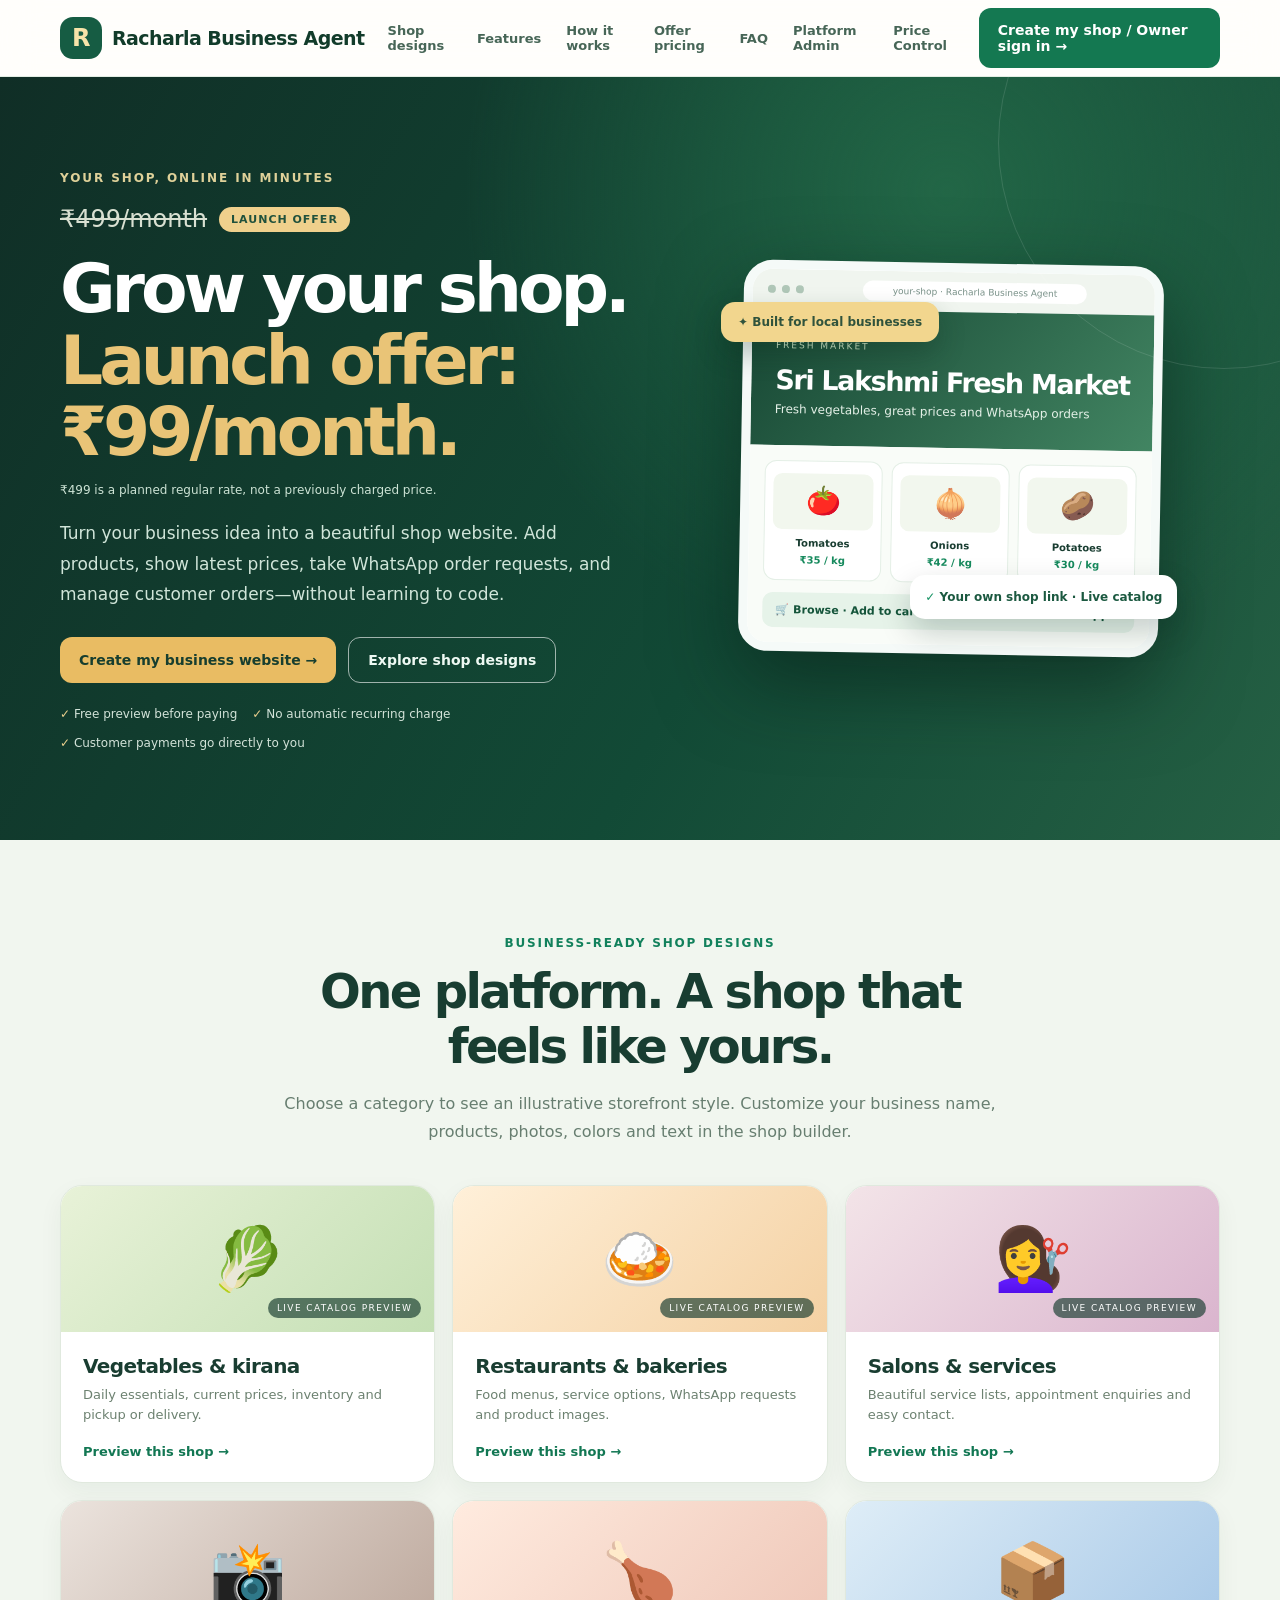
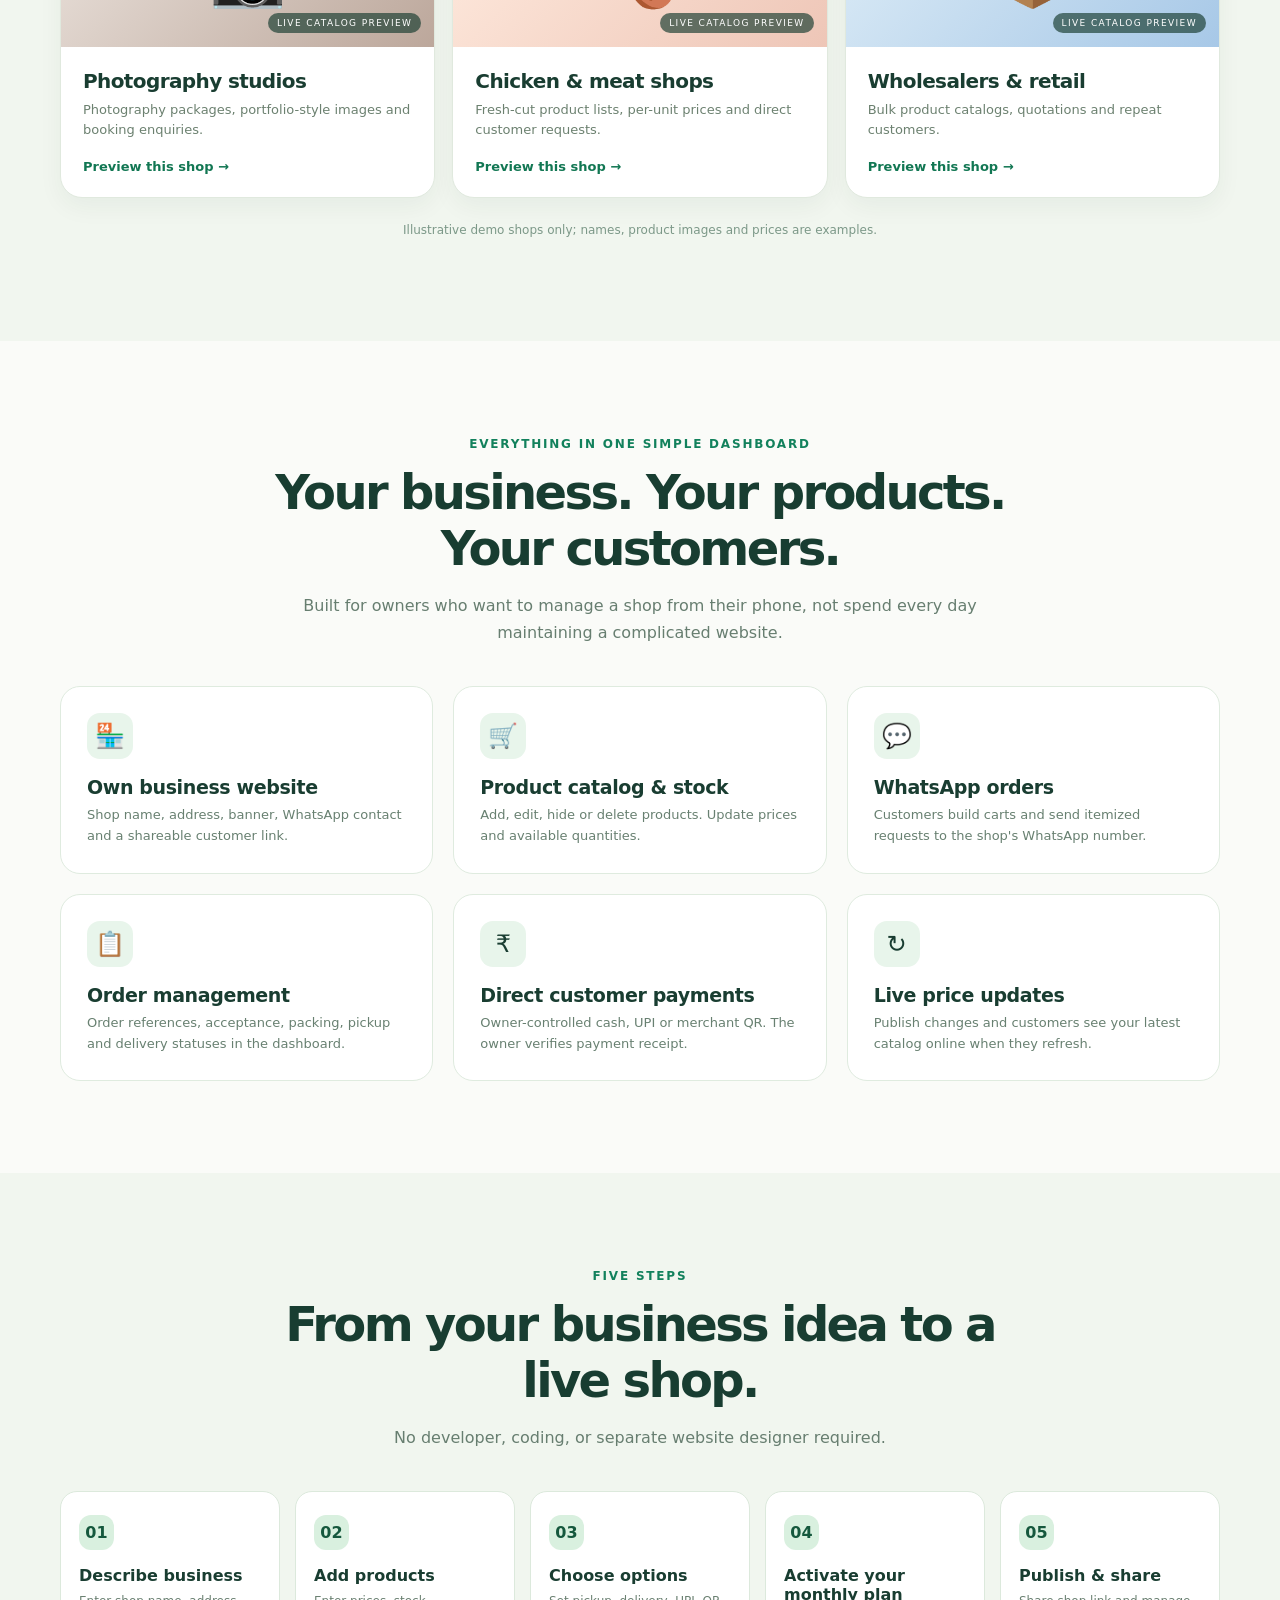
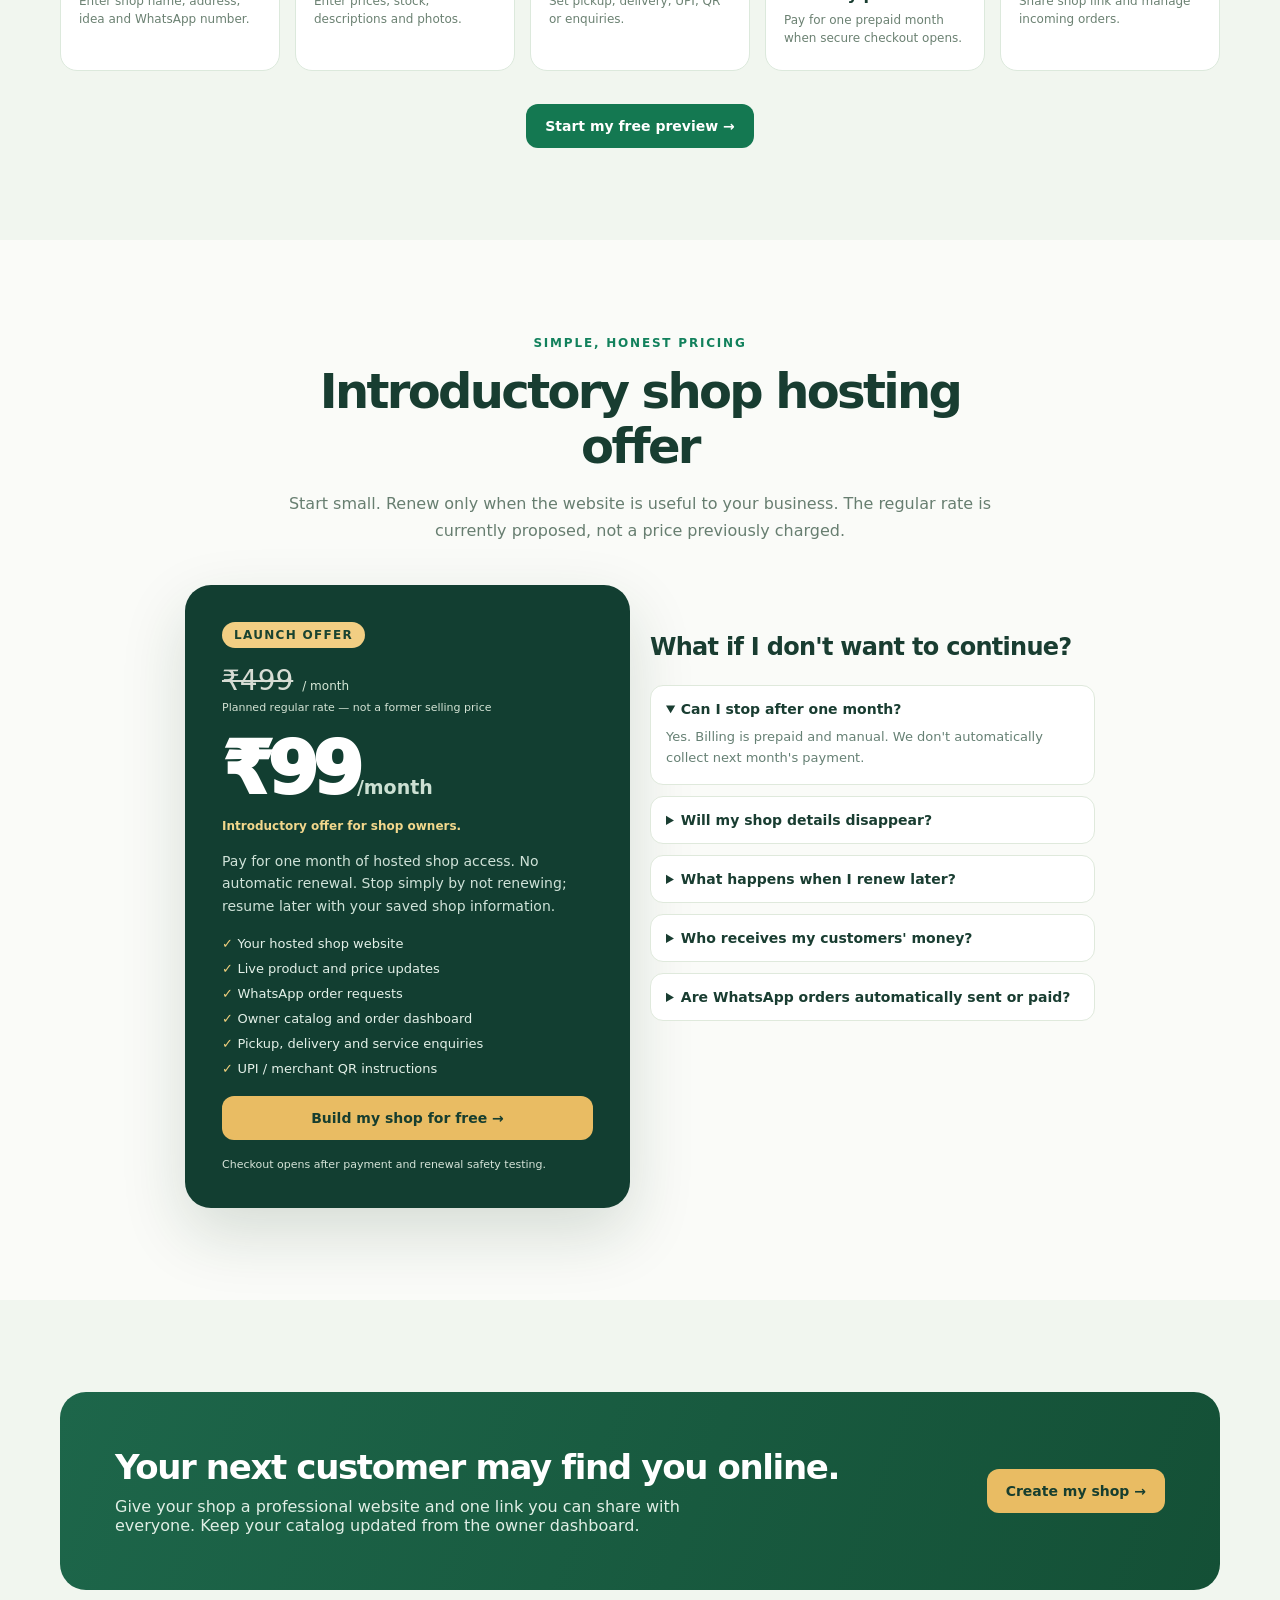
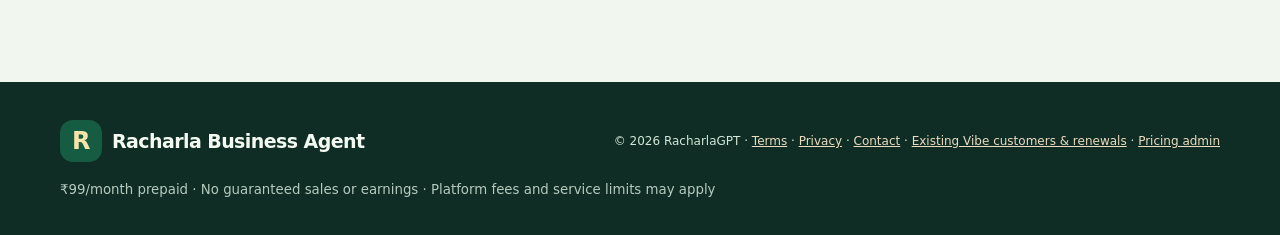
<file: index.html>
<!doctype html>
<html lang="en"><head><meta charset="utf-8"><meta name="viewport" content="width=device-width,initial-scale=1">
<meta name="theme-color" content="#123b2b"><meta name="description" content="Create your own business website on a flexible monthly plan. Live product catalog, WhatsApp orders, owner dashboard and easy monthly renewal. Racharla Business Agent.">
<link rel="icon" type="image/svg+xml" href="assets/brand-mark.svg"><title>Racharla Business Agent · Business website builder and launch offers</title>
<style>
:root{font-family:Inter,ui-sans-serif,system-ui,-apple-system,sans-serif;color:#193d31;background:#fafbf8}*{box-sizing:border-box}html{scroll-behavior:smooth}body{margin:0}button,input,a{font:inherit}button{cursor:pointer}a{color:inherit;text-decoration:none}button:focus-visible,a:focus-visible{outline:3px solid #208a64;outline-offset:3px}
.container{max-width:1210px;margin:0 auto;padding:0 25px}.topbar{position:sticky;top:0;z-index:20;background:#fffefcde;border-bottom:1px solid #e3eee4;backdrop-filter:blur(18px)}.nav{height:76px;display:flex;gap:23px;align-items:center;justify-content:space-between}.logo{display:flex;align-items:center;gap:10px;white-space:nowrap;font-weight:900;color:#123c2b;letter-spacing:-.03em;font-size:19px}.logo-mark{display:grid;place-items:center;width:42px;height:42px;border-radius:13px;background:#165c43;color:#f7e4a9;font-size:24px}.navlinks{display:flex;align-items:center;gap:25px;font-size:13px;font-weight:700;color:#476657}.navlinks a:hover{color:#127a56}.navcta,.btn{display:inline-flex;align-items:center;justify-content:center;gap:8px;border:0;border-radius:12px;background:#147851;color:white;font-size:14px;font-weight:850;padding:14px 19px;transition:transform .2s,background .2s}.btn:hover,.navcta:hover{transform:translateY(-2px);background:#0d6141}.btn.gold{background:#e9bc63;color:#173e2f}.btn.gold:hover{background:#f1cb7f}.btn.outline{background:transparent;color:#17583d;border:1px solid #a7caba}.btn.outline:hover{background:#eaf4eb}.btn.sm{padding:11px 16px}.mobile-details{display:none}.mobile-details summary{list-style:none;font-size:20px;cursor:pointer}.mobile-details summary::-webkit-details-marker{display:none}.mobile-details nav{position:absolute;right:15px;top:68px;background:white;box-shadow:0 20px 35px #133d261c;border-radius:14px;padding:15px;min-width:210px;display:grid;gap:14px}
.hero{overflow:hidden;background:radial-gradient(circle at 74% 15%,#226646 0%,transparent 42%),linear-gradient(120deg,#102e26,#124a36 60%,#256044);color:#fff;position:relative}.hero:after{content:"";position:absolute;width:450px;height:450px;border:1px solid #ffffff1e;border-radius:50%;right:-170px;top:-160px;pointer-events:none}.hero-layout{display:grid;grid-template-columns:1.04fr .96fr;align-items:center;gap:40px;padding-top:90px;padding-bottom:90px}.eyebrow{display:inline-block;font-size:12px;font-weight:900;letter-spacing:.16em;text-transform:uppercase;color:#dfd199}.hero h1{font-size:clamp(42px,5.3vw,76px);line-height:1.055;letter-spacing:-.06em;margin:20px 0}.hero h1 em{color:#e9c477;font-style:normal}.hero p{font-size:17px;line-height:1.8;color:#d0e5d9;max-width:555px}.hero-actions{display:flex;gap:12px;flex-wrap:wrap;margin:27px 0 24px}.hero-note{display:flex;gap:15px;flex-wrap:wrap;font-size:12px;color:#d3e3d9}.hero-note span:before{content:"✓ ";color:#ebd08e}.hero-panel{position:relative;max-width:530px;margin:auto}.preview-shell{background:#fff;border:9px solid #f5faf8;box-shadow:0 30px 80px #051d1690;border-radius:29px;overflow:hidden;color:#193d31;transform:rotate(1deg)}.browser{background:#f0f5ef;padding:10px 15px;display:flex;gap:6px;align-items:center}.dot{height:8px;width:8px;background:#b0c7b8;border-radius:50%}.url{margin:auto;background:white;color:#799188;border-radius:20px;font-size:9px;padding:5px 30px}.demo-top{padding:24px;background:linear-gradient(130deg,#174734,#428562);color:#fff}.demo-tag{font-size:9px;color:#d8eece;text-transform:uppercase;letter-spacing:2px}.demo-top h3{font-size:27px;margin:12px 0 4px;letter-spacing:-.05em}.demo-top p{font-size:12px;color:#e5f1e8;margin:0}.demo-body{padding:15px;background:#f9fcf8}.demo-row{display:grid;grid-template-columns:repeat(3,1fr);gap:9px}.demo-item{padding:12px 8px;background:#fff;border:1px solid #e4efe6;border-radius:12px;text-align:center;min-width:0}.demo-emoji{display:grid;place-items:center;font-size:28px;background:#f2f7ee;border-radius:9px;height:56px;margin-bottom:8px}.demo-item b{font-size:10px;display:block;white-space:nowrap;overflow:hidden;text-overflow:ellipsis}.demo-item small{font-size:10px;color:#168a5d;font-weight:800}.demo-cart{margin:12px 0 0;padding:11px 13px;display:flex;align-items:center;justify-content:space-between;background:#e6f3e9;border-radius:10px;color:#14543a;font-size:11px;font-weight:800}.float-pill{position:absolute;background:#fff;color:#1b5940;box-shadow:0 13px 30px #03241f35;border-radius:15px;padding:15px;font-size:12px;font-weight:850;right:-16px;bottom:35px}.float-pill b{color:#149263}.float-left{position:absolute;top:10%;left:-20px;background:#f2d68e;color:#30533c;border-radius:14px;padding:13px 17px;font-size:12px;font-weight:900;box-shadow:0 12px 26px #102c1c45}
.section{padding:92px 0}.section.alt{background:#f1f6ef}.section-head{text-align:center;max-width:760px;margin:0 auto 40px}.section-head small{font-size:12px;color:#12815c;font-weight:900;letter-spacing:.15em;text-transform:uppercase}.section-head h2{font-size:clamp(30px,4vw,48px);letter-spacing:-.055em;margin:13px 0;color:#183d31;line-height:1.15}.section-head p{font-size:16px;line-height:1.7;color:#677e70}.grid{display:grid;grid-template-columns:repeat(3,minmax(0,1fr));gap:17px}.category{background:white;border-radius:22px;border:1px solid #e0e9de;overflow:hidden;box-shadow:0 9px 24px #163d230d;transition:transform .2s,border-color .2s}.category:hover{transform:translateY(-3px);border-color:#93c5a6}.category-art{height:146px;display:grid;place-items:center;font-size:62px;position:relative}.category-art:after{position:absolute;content:"LIVE CATALOG PREVIEW";font-size:9px;letter-spacing:1.4px;color:#fff;background:#183d31aa;bottom:14px;right:13px;border-radius:20px;padding:5px 9px}.category-art.kirana{background:linear-gradient(135deg,#e8f2d8,#c4dfb4)}.category-art.food{background:linear-gradient(135deg,#fff0d9,#f4d1a3)}.category-art.salon{background:linear-gradient(135deg,#f3e4e8,#dab5ce)}.category-art.photo{background:linear-gradient(135deg,#ebe3dd,#bca79b)}.category-art.meat{background:linear-gradient(135deg,#ffebdf,#eec6b7)}.category-art.wholesale{background:linear-gradient(135deg,#deedf7,#a7c8e7)}.category-info{padding:22px}.category-info h3{margin:0 0 7px;font-size:20px;letter-spacing:-.03em}.category-info p{margin:0 0 16px;font-size:13px;color:#6c8170;line-height:1.55}.category-info button{border:0;background:transparent;padding:0;color:#127753;font-size:13px;font-weight:850}.category-info button:hover{text-decoration:underline}
.features{display:grid;grid-template-columns:repeat(3,minmax(0,1fr));gap:20px}.feature{background:#fff;padding:26px;border-radius:20px;border:1px solid #dfebdf}.icon{width:46px;height:46px;display:grid;place-items:center;background:#e8f5eb;border-radius:13px;font-size:24px}.feature h3{margin:17px 0 7px;font-size:19px;letter-spacing:-.02em}.feature p{margin:0;color:#688071;font-size:13px;line-height:1.6}.steps{display:grid;grid-template-columns:repeat(5,minmax(0,1fr));gap:15px}.step{border:1px solid #dce9dc;padding:23px 18px;background:#fff;border-radius:17px}.number{display:grid;place-items:center;width:35px;height:35px;border-radius:12px;background:#d9f0df;color:#15583d;font-weight:900}.step h3{margin:16px 0 7px;font-size:16px}.step p{margin:0;color:#6b8172;font-size:12px;line-height:1.5}.price-wrap{max-width:910px;margin:auto;display:grid;grid-template-columns:1fr 1fr;gap:20px;align-items:stretch}.price-card{background:#123e31;border-radius:26px;padding:37px;color:white;box-shadow:0 25px 65px #14372328}.price-card .eyebrow{color:#ead18c}.amount{font-size:73px;font-weight:950;letter-spacing:-.08em;margin:10px 0 5px;line-height:1}.amount small{font-size:19px;font-weight:700;color:#cce0d3;letter-spacing:0}.price-card p{color:#cfe2d8;font-size:14px;line-height:1.6}.price-card .btn{width:100%;margin:20px 0 6px}.price-card ul{margin:19px 0 0;padding:0;list-style:none;display:grid;gap:10px;font-size:13px;color:#e3f0e8}.price-card li:before{content:"✓ ";color:#efcf7d;font-weight:900}.price-right{padding:24px 0}.price-right h3{font-size:24px;letter-spacing:-.03em}.faq{display:grid;gap:11px}.faq details{background:#fff;border:1px solid #dfe9dc;border-radius:13px;padding:15px}.faq summary{cursor:pointer;font-size:14px;font-weight:800}.faq p{font-size:13px;color:#668074;line-height:1.65;margin:9px 0 0}.callout{background:linear-gradient(110deg,#1d664a,#145036);padding:55px;border-radius:26px;color:#fff;display:flex;align-items:center;justify-content:space-between;gap:25px}.callout h2{font-size:34px;letter-spacing:-.04em;margin:0 0 10px}.callout p{color:#e0eee5;margin:0;max-width:590px}.footer{background:#0f2d24;color:#d2e5d8;padding:38px 0}.footer .container{display:flex;justify-content:space-between;align-items:center;gap:20px;flex-wrap:wrap}.footer small{color:#b6cabf}.footer a{text-decoration:underline;color:#ebdbc0}.tiny{font-size:12px}.display-caption{font-size:12px;color:#7c9888;text-align:center;margin-top:25px}
@media(max-width:950px){.hero-layout{grid-template-columns:1fr;gap:30px}.hero-panel{max-width:480px}.float-left{left:0}.float-pill{right:0}.steps{grid-template-columns:repeat(3,1fr)}.navlinks{gap:14px}}@media(max-width:650px){.container{padding:0 18px}.nav{height:68px}.navlinks,.nav>.navcta{display:none}.mobile-details{display:block}.hero-layout{padding:65px 0}.hero h1{font-size:44px}.hero p{font-size:15px}.preview-shell{transform:none}.float-pill,.float-left{display:none}.section{padding:65px 0}.grid,.features,.price-wrap{grid-template-columns:1fr}.steps{grid-template-columns:repeat(2,1fr)}.callout{padding:30px;display:grid}.category-art{height:135px}.price-wrap{gap:6px}.price-right{padding:25px 0}.logo{font-size:16px}.hero-actions .btn{flex:1;min-width:160px}}
 .price-card .eyebrow{border-radius:30px;background:#f2ce83;color:#194330;padding:6px 12px;letter-spacing:1.3px}.price-card .amount{margin:18px 0 10px}#comparisonRow[hidden]{display:none!important}</style></head><body>
<header class="topbar"><div class="container nav">
<a href="#home" class="logo" aria-label="Racharla Business Agent home"><span class="logo-mark">R</span><span>Racharla <b>Business Agent</b></span></a>
<nav class="navlinks" aria-label="Main"><a href="#designs">Shop designs</a><a href="#features">Features</a><a href="#how">How it works</a><a href="#price">Offer pricing</a><a href="#faq">FAQ</a><a href="legacy.html#admin" title="Requires administrator authentication">Platform Admin</a><a href="admin-pricing.html" title="Requires administrator authentication">Price Control</a></nav>
<a class="navcta" href="business-agent/monthly.html">Create my shop / Owner sign in →</a>
<details class="mobile-details"><summary aria-label="Open navigation">☰</summary><nav><a href="#designs">Shop designs</a><a href="#features">Features</a><a href="#how">How it works</a><a href="#price">Offer pricing</a><a href="legacy.html#admin">Platform Admin</a><a href="admin-pricing.html">Price Control</a><a href="business-agent/monthly.html">Existing owner sign in</a><a class="btn sm" href="business-agent/monthly.html">Build my shop</a></nav></details>
</div></header>
<div id="platformMaintenanceBanner" hidden role="status" style="padding:13px 25px;background:#fff0cf;color:#623b15;text-align:center;font-weight:750"></div>
<main>
<section id="home" class="hero"><div class="container hero-layout">
<div><div class="eyebrow">Your shop, online in minutes</div><div style="margin-top:19px;display:flex;gap:12px;align-items:center;flex-wrap:wrap"><span id="heroReference" style="font-size:24px;color:#d9e0d2;text-decoration:line-through">₹499/month</span><span class="pill" id="heroOfferBadge" style="background:#efd08c;color:#20513c;padding:6px 12px;border-radius:30px;font-size:11px;font-weight:900;letter-spacing:1px">LAUNCH OFFER</span></div><h1>Grow your shop.<br><em>Launch offer: <span data-price-current>₹99</span>/month.</em></h1><p id="heroComparisonNote" style="font-size:12px;color:#cde3d5;margin-top:-8px">₹499 is a planned regular rate, not a previously charged price.</p>
<p>Turn your business idea into a beautiful shop website. Add products, show latest prices, take WhatsApp order requests, and manage customer orders—without learning to code.</p>
<div class="hero-actions"><a class="btn gold" href="business-agent/monthly.html">Create my business website →</a><a class="btn outline" style="color:#eef9f3;border-color:#ffffff99" href="#designs">Explore shop designs</a></div>
<div class="hero-note"><span>Free preview before paying</span><span>No automatic recurring charge</span><span>Customer payments go directly to you</span></div>
</div><div class="hero-panel" aria-label="Illustrative Racharla shop website preview">
<div class="preview-shell"><div class="browser"><span class="dot"></span><span class="dot"></span><span class="dot"></span><span class="url">your-shop · Racharla Business Agent</span></div>
<div class="demo-top"><span class="demo-tag" id="sampleTag">Fresh market</span><h3 id="sampleName">Sri Lakshmi Fresh Market</h3><p id="sampleTagline">Fresh vegetables, great prices and WhatsApp orders</p></div>
<div class="demo-body"><div class="demo-row" id="sampleProducts"><div class="demo-item"><span class="demo-emoji">🍅</span><b>Tomatoes</b><small>₹35 / kg</small></div><div class="demo-item"><span class="demo-emoji">🧅</span><b>Onions</b><small>₹42 / kg</small></div><div class="demo-item"><span class="demo-emoji">🥔</span><b>Potatoes</b><small>₹30 / kg</small></div></div><div class="demo-cart"><span>🛒 Browse · Add to cart</span><span>Order via WhatsApp ✓</span></div></div></div>
<div class="float-left">✦ Built for local businesses</div><div class="float-pill"><b>✓</b> Your own shop link · Live catalog</div></div>
</div></section>
<section class="section alt" id="designs"><div class="container"><div class="section-head"><small>Business-ready shop designs</small><h2>One platform. A shop that feels like yours.</h2><p>Choose a category to see an illustrative storefront style. Customize your business name, products, photos, colors and text in the shop builder.</p></div>
<div class="grid">
<article class="category"><div class="category-art kirana">🥬</div><div class="category-info"><h3>Vegetables & kirana</h3><p>Daily essentials, current prices, inventory and pickup or delivery.</p><button data-sample="kirana">Preview this shop →</button></div></article>
<article class="category"><div class="category-art food">🍛</div><div class="category-info"><h3>Restaurants & bakeries</h3><p>Food menus, service options, WhatsApp requests and product images.</p><button data-sample="food">Preview this shop →</button></div></article>
<article class="category"><div class="category-art salon">💇‍♀️</div><div class="category-info"><h3>Salons & services</h3><p>Beautiful service lists, appointment enquiries and easy contact.</p><button data-sample="salon">Preview this shop →</button></div></article>
<article class="category"><div class="category-art photo">📸</div><div class="category-info"><h3>Photography studios</h3><p>Photography packages, portfolio-style images and booking enquiries.</p><button data-sample="photo">Preview this shop →</button></div></article>
<article class="category"><div class="category-art meat">🍗</div><div class="category-info"><h3>Chicken & meat shops</h3><p>Fresh-cut product lists, per-unit prices and direct customer requests.</p><button data-sample="meat">Preview this shop →</button></div></article>
<article class="category"><div class="category-art wholesale">📦</div><div class="category-info"><h3>Wholesalers & retail</h3><p>Bulk product catalogs, quotations and repeat customers.</p><button data-sample="wholesale">Preview this shop →</button></div></article>
</div><p class="display-caption">Illustrative demo shops only; names, product images and prices are examples.</p></div></section>
<section id="features" class="section"><div class="container"><div class="section-head"><small>Everything in one simple dashboard</small><h2>Your business. Your products. Your customers.</h2><p>Built for owners who want to manage a shop from their phone, not spend every day maintaining a complicated website.</p></div>
<div class="features">
<div class="feature"><span class="icon">🏪</span><h3>Own business website</h3><p>Shop name, address, banner, WhatsApp contact and a shareable customer link.</p></div>
<div class="feature"><span class="icon">🛒</span><h3>Product catalog & stock</h3><p>Add, edit, hide or delete products. Update prices and available quantities.</p></div>
<div class="feature"><span class="icon">💬</span><h3>WhatsApp orders</h3><p>Customers build carts and send itemized requests to the shop's WhatsApp number.</p></div>
<div class="feature"><span class="icon">📋</span><h3>Order management</h3><p>Order references, acceptance, packing, pickup and delivery statuses in the dashboard.</p></div>
<div class="feature"><span class="icon">₹</span><h3>Direct customer payments</h3><p>Owner-controlled cash, UPI or merchant QR. The owner verifies payment receipt.</p></div>
<div class="feature"><span class="icon">↻</span><h3>Live price updates</h3><p>Publish changes and customers see your latest catalog online when they refresh.</p></div>
</div></div></section>
<section class="section alt" id="how"><div class="container"><div class="section-head"><small>Five steps</small><h2>From your business idea to a live shop.</h2><p>No developer, coding, or separate website designer required.</p></div>
<div class="steps">
<div class="step"><span class="number">01</span><h3>Describe business</h3><p>Enter shop name, address, idea and WhatsApp number.</p></div>
<div class="step"><span class="number">02</span><h3>Add products</h3><p>Enter prices, stock, descriptions and photos.</p></div>
<div class="step"><span class="number">03</span><h3>Choose options</h3><p>Set pickup, delivery, UPI, QR or enquiries.</p></div>
<div class="step"><span class="number">04</span><h3>Activate your monthly plan</h3><p>Pay for one prepaid month when secure checkout opens.</p></div>
<div class="step"><span class="number">05</span><h3>Publish & share</h3><p>Share shop link and manage incoming orders.</p></div>
</div><div style="text-align:center;margin-top:33px"><a class="btn" href="business-agent/monthly.html">Start my free preview →</a></div></div></section>
<section class="section" id="price"><div class="container"><div class="section-head"><small>Simple, honest pricing</small><h2><span id="priceHeadline">Introductory shop hosting offer</span></h2><p>Start small. Renew only when the website is useful to your business. The regular rate is currently proposed, not a price previously charged.</p></div>
<div class="price-wrap"><div class="price-card"><span class="eyebrow" id="marketingOfferLabel">LAUNCH OFFER</span><div id="comparisonRow" style="margin-top:16px"><span id="referenceAmount" style="text-decoration:line-through;font-size:28px;color:#d7dcd4">₹499</span><span style="font-size:12px;margin-left:9px;color:#d5e7d6">/ month</span><small id="comparisonDescription" style="display:block;margin-top:4px;color:#d3e2d4;font-size:11px">Planned regular rate — not a former selling price</small></div><div class="amount"><span data-price-current>₹99</span><small>/month</small></div><p id="offerDetailsPublic" style="color:#f2d78c;font-size:12px;font-weight:700">Introductory offer for shop owners.</p><p>Pay for one month of hosted shop access. No automatic renewal. Stop simply by not renewing; resume later with your saved shop information.</p><ul><li>Your hosted shop website</li><li>Live product and price updates</li><li>WhatsApp order requests</li><li>Owner catalog and order dashboard</li><li>Pickup, delivery and service enquiries</li><li>UPI / merchant QR instructions</li></ul>
<a class="btn gold" href="business-agent/monthly.html">Build my shop for free →</a><small style="display:block;color:#d4e2d7;font-size:11px;margin-top:12px">Checkout opens after payment and renewal safety testing.</small></div>
<div class="price-right"><h3>What if I don't want to continue?</h3><div class="faq">
<details open><summary>Can I stop after one month?</summary><p>Yes. Billing is prepaid and manual. We don't automatically collect next month's payment.</p></details>
<details><summary>Will my shop details disappear?</summary><p>You can renew the same catalog within 60 days after your paid month expires. Online ordering pauses when the paid month ends. Beyond the 60-day grace period, a fresh catalog may be required. Download a backup before restarting.</p></details>
<details><summary>What happens when I renew later?</summary><p>Sign into the same account and pay the displayed monthly rate. Within 60 days after expiry, republish the same catalog. After that grace period, start a fresh catalog.</p></details>
<details><summary>Who receives my customers' money?</summary><p>Your customers pay you directly using your own UPI, merchant QR or enabled cash option. Racharla does not process these shop payments.</p></details>
<details><summary>Are WhatsApp orders automatically sent or paid?</summary><p>No. Customers must press Send in WhatsApp. You confirm the order and any UPI or cash payment yourself.</p></details>
</div></div></div></div></section>
<section class="section alt" id="faq"><div class="container"><div class="callout"><div><h2>Your next customer may find you online.</h2><p>Give your shop a professional website and one link you can share with everyone. Keep your catalog updated from the owner dashboard.</p></div><a class="btn gold" href="business-agent/monthly.html">Create my shop →</a></div></div></section>
</main>
<footer class="footer"><div class="container"><div class="logo" style="color:#f3faf2"><span class="logo-mark">R</span> Racharla Business Agent</div><div class="tiny">© 2026 RacharlaGPT · <a href="terms.html">Terms</a> · <a href="privacy.html">Privacy</a> · <a href="contact.html">Contact</a> · <a href="legacy.html#orders">Existing Vibe customers & renewals</a> · <a href="admin-pricing.html">Pricing admin</a></div><small><span data-price-current>₹99</span>/month prepaid · No guaranteed sales or earnings · Platform fees and service limits may apply</small></div></footer>
<script src="config.js"></script>
<script>
async function updatePublicPricing(){try{const cfg=window.RG_CONFIG||{},base=String(cfg.SUPABASE_URL||"").replace(/\/$/,""),key=cfg.SUPABASE_PUBLISHABLE_KEY||cfg.SUPABASE_ANON_KEY||"";if(!base||!key)return;const r=await fetch(base+"/functions/v1/business-agent-monthly-api",{method:"POST",headers:{"Content-Type":"application/json",apikey:key},body:JSON.stringify({action:"pricing"}),cache:"no-store"});if(!r.ok)return;const j=await r.json();const p=j.pricing;if(!p||!Number.isInteger(p.monthly_amount_paise))return;const money=n=>"₹"+(n/100).toLocaleString("en-IN",{maximumFractionDigits:2});document.querySelectorAll("[data-price-current]").forEach(el=>el.textContent=money(p.monthly_amount_paise));const show=p.reference_kind!=="none"&&p.offer_active&&p.reference_amount_paise>p.monthly_amount_paise;document.getElementById("comparisonRow").hidden=!show;document.getElementById("heroReference").hidden=!show;document.getElementById("heroComparisonNote").hidden=!show;document.getElementById("heroOfferBadge").textContent=p.offer_active?(p.offer_label||"Special offer"):"CURRENT RATE";if(show){document.getElementById("referenceAmount").textContent=money(p.reference_amount_paise);document.getElementById("heroReference").textContent=money(p.reference_amount_paise)+"/month";document.getElementById("heroComparisonNote").textContent=p.reference_kind==="former"?"Genuine former selling price.":"Planned regular rate — not a previously charged price.";document.getElementById("comparisonDescription").textContent=p.reference_kind==="former"?"Genuine former selling price":"Planned regular rate — not a former selling price"}document.getElementById("marketingOfferLabel").textContent=p.offer_active?(p.offer_label||"Current offer"):"Monthly shop website";document.getElementById("offerDetailsPublic").textContent=p.offer_active?(p.offer_details||"Current monthly rate"):"Current monthly rate";document.getElementById("priceHeadline").textContent=p.offer_active?"Your shop website at a special introductory rate":"Your shop website, one month at a time"}catch(e){}}
updatePublicPricing();
async function updateAvailability(){try{const cfg=window.RG_CONFIG||{},base=String(cfg.SUPABASE_URL||"").replace(/\/$/,""),key=cfg.SUPABASE_PUBLISHABLE_KEY||cfg.SUPABASE_ANON_KEY||"";if(!base||!key)return;const r=await fetch(base+"/functions/v1/business-agent-monthly-api",{method:"POST",headers:{"Content-Type":"application/json",apikey:key},body:JSON.stringify({action:"availability"}),cache:"no-store"});if(!r.ok)return;const j=await r.json();const banner=document.getElementById("platformMaintenanceBanner");if(j.new_enrollment_enabled===false){banner.hidden=false;banner.textContent=j.maintenance_message||"New shop enrollment is temporarily paused. Existing paid shops can continue."}else banner.hidden=true}catch(e){}}
updateAvailability();
const demo={kirana:["Fresh market","Sri Lakshmi Fresh Market","Fresh vegetables and daily essentials",[["🍅","Tomatoes","₹35 / kg"],["🧅","Onions","₹42 / kg"],["🥔","Potatoes","₹30 / kg"]],["#174734","#428562"]],food:["Fresh kitchen","Tasty Corner Restaurant","Fresh meals, ready when you are",[["🍛","Veg Thali","₹120"],["🍜","Noodles","₹95"],["🥘","Biryani","₹180"]],["#6a3521","#d07b41"]],salon:["Beauty studio","Glow & Grace Salon","Beauty services and appointments",[["💇","Haircut","₹350"],["💅","Manicure","₹550"],["💆","Facial","₹899"]],["#61405b","#ba82a5"]],photo:["Photography studio","Moments & Light Studio","Photography packages and bookings",[["📷","Portrait","₹2,500"],["💍","Wedding","Enquire"],["🎂","Events","Enquire"]],["#272126","#836b57"]],meat:["Fresh cuts","Farm Fresh Meat Shop","Quality meats and easy pickup",[["🍗","Chicken","₹250 / kg"],["🥩","Mutton","₹900 / kg"],["🥚","Eggs","₹75"]],["#642c23","#bd7663"]],wholesale:["Bulk orders","Apex Wholesale","Wholesale supplies for local retailers",[["📦","Rice bag","Enquire"],["🥫","Groceries","Enquire"],["🏬","Supplies","Enquire"]],["#183e63","#4c7da1"]]};
document.querySelectorAll("[data-sample]").forEach(button=>button.addEventListener("click",()=>{const d=demo[button.dataset.sample];document.getElementById("sampleTag").textContent=d[0];document.getElementById("sampleName").textContent=d[1];document.getElementById("sampleTagline").textContent=d[2];const banner=document.querySelector(".demo-top");banner.style.background="linear-gradient(130deg,"+d[4][0]+","+d[4][1]+")";document.getElementById("sampleProducts").replaceChildren(...d[3].map(p=>{const card=document.createElement("div");card.className="demo-item";const icon=document.createElement("span");icon.className="demo-emoji";icon.textContent=p[0];const name=document.createElement("b");name.textContent=p[1];const price=document.createElement("small");price.textContent=p[2];card.append(icon,name,price);return card}));document.querySelector(".hero-panel").scrollIntoView({behavior:"smooth",block:"center"})}));
const legacyHashes=new Set(["books","images","business","songs","prompts","creator","websites","orders","admin"]);const hash=location.hash.slice(1);if(legacyHashes.has(hash))location.replace("legacy.html"+location.hash);
</script></body></html>
</file>
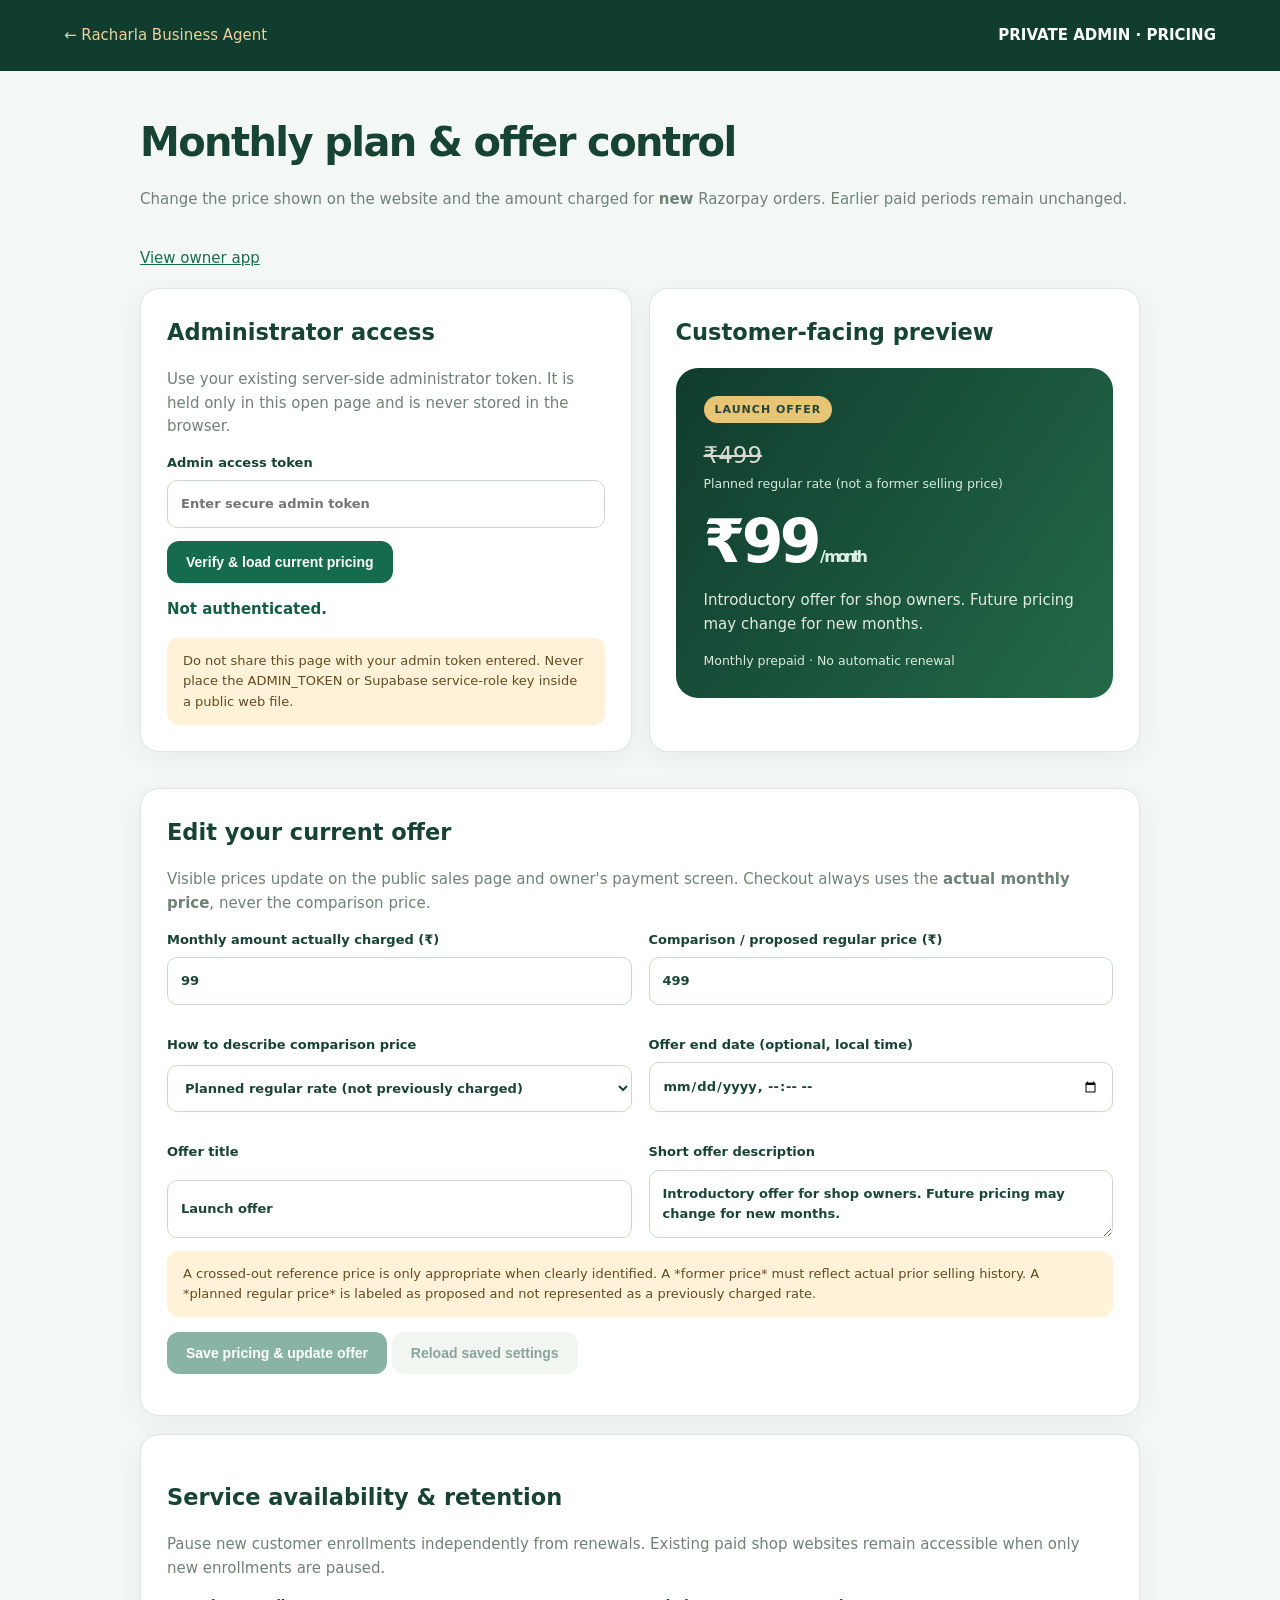
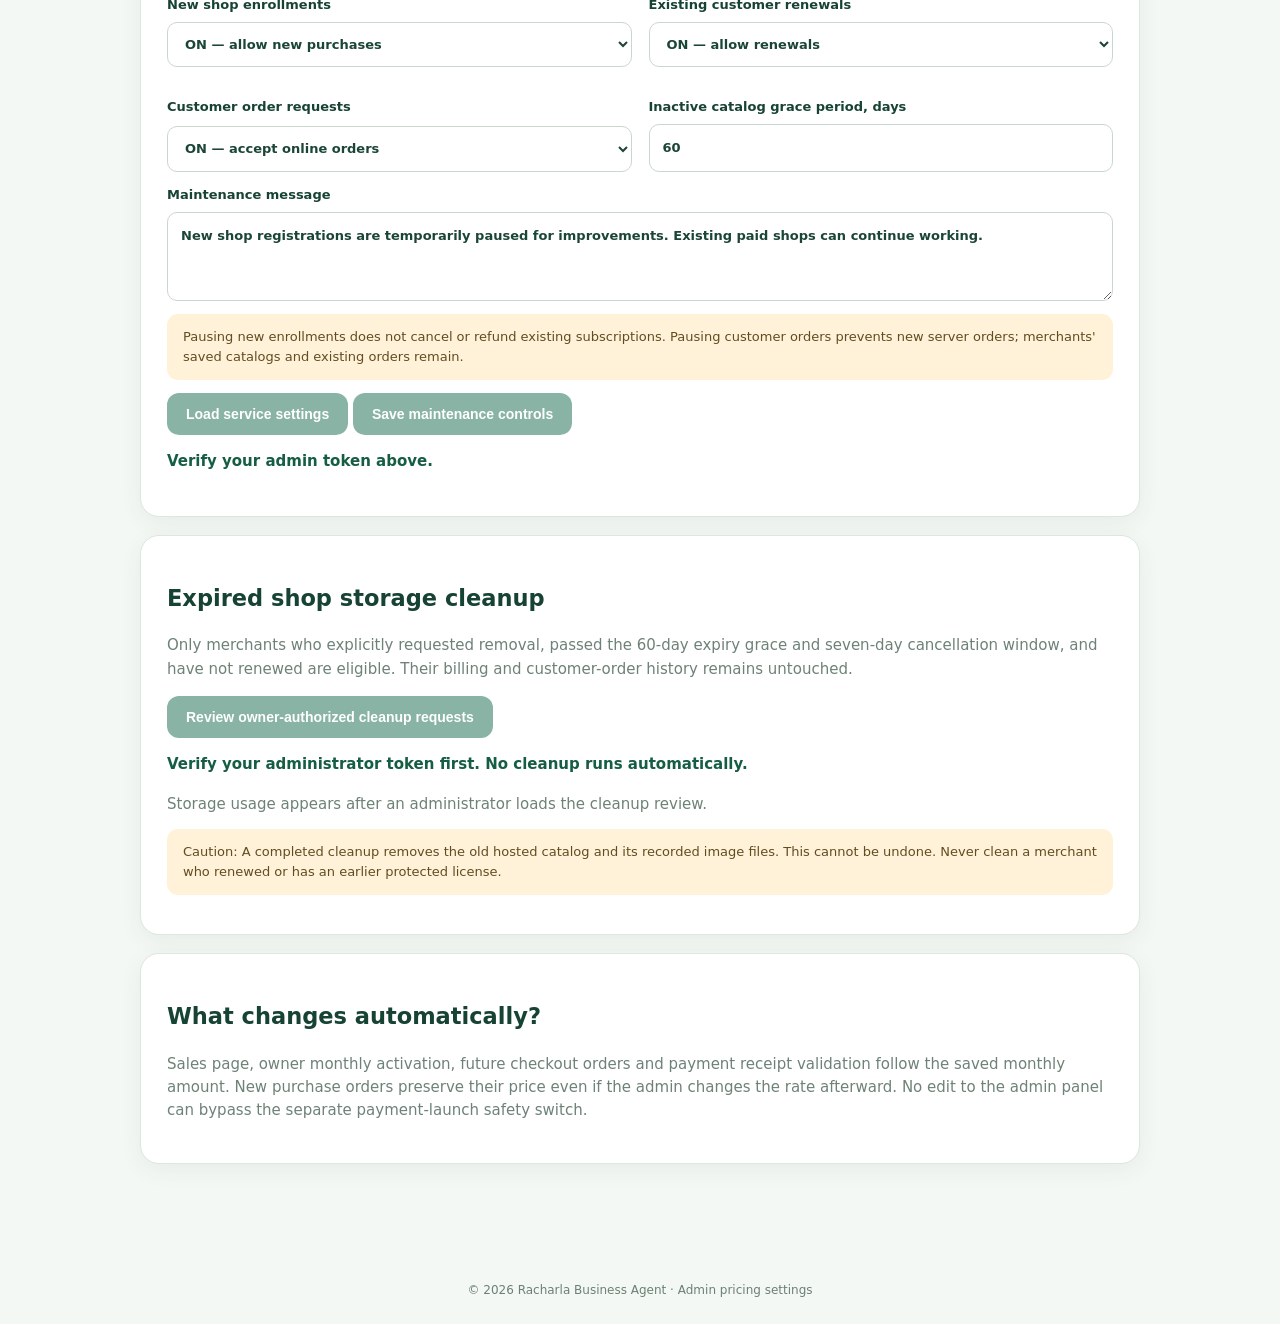
<file: admin-pricing.html>
<!doctype html><html lang="en"><head><meta charset="utf-8"><meta name="viewport" content="width=device-width,initial-scale=1"><meta name="robots" content="noindex,nofollow"><title>Admin · Business Agent Pricing</title>
<style>*{box-sizing:border-box}body{margin:0;background:#f4f8f5;color:#174334;font:15px/1.55 system-ui,-apple-system,sans-serif}header{background:#113d2e;color:white;padding:24px max(5vw,16px)}header a{color:#ead29b;text-decoration:none}main{max-width:1040px;margin:35px auto;padding:0 20px 40px}.muted{color:#6e8276}.top{display:flex;align-items:center;justify-content:space-between;gap:20px;flex-wrap:wrap}h1{letter-spacing:-.04em;font-size:clamp(28px,5vw,40px);margin:5px 0 10px}.card{border:1px solid #dbe8dd;background:#fff;border-radius:19px;padding:26px;margin:18px 0;box-shadow:0 6px 22px #193d2010}.grid{display:grid;grid-template-columns:1fr 1fr;gap:17px}label{font-weight:750;font-size:13px;display:grid;gap:7px;margin-bottom:13px}input,select,textarea{border:1px solid #c9d8cc;border-radius:10px;padding:13px;width:100%;font:inherit;color:#1b4537;background:#fff}input:focus-visible,button:focus-visible{outline:3px solid #8edaba;outline-offset:2px}button{border:0;border-radius:12px;background:#156b4e;color:#fff;font-size:14px;font-weight:800;padding:13px 19px;cursor:pointer}button.secondary{color:#174c35;background:#e4efe5}button:disabled{opacity:.5;cursor:not-allowed}.price{border-radius:22px;padding:28px;background:linear-gradient(125deg,#103c2e,#236a48);color:white}.price .before{text-decoration:line-through;color:#dbdbd3;font-size:23px}.price .now{font-size:60px;font-weight:900;letter-spacing:-.06em;line-height:1.1}.pill{display:inline-block;padding:5px 11px;background:#e8c475;border-radius:50px;color:#264534;font-size:11px;font-weight:900;letter-spacing:1px;text-transform:uppercase}.price small{display:block;color:#dbebde}.alert{background:#fff2d8;padding:13px 16px;border-radius:11px;color:#624c21;font-size:13px}.status{min-height:25px;color:#155d43;font-weight:700;margin-top:15px}.preview-p{color:#e1ecdf}footer{text-align:center;color:#6b8172;font-size:12px;padding:24px}@media(max-width:660px){.grid{grid-template-columns:1fr}.card{padding:18px}}</style></head><body>
<header><a href="index.html">← Racharla Business Agent</a> <span style="float:right;font-weight:900">PRIVATE ADMIN · PRICING</span></header>
<main>
<div class="top"><div><h1>Monthly plan & offer control</h1><p class="muted">Change the price shown on the website and the amount charged for <strong>new</strong> Razorpay orders. Earlier paid periods remain unchanged.</p></div><a href="business-agent/monthly.html" style="color:#176c4c">View owner app</a></div>
<div class="grid">
<section class="card"><h2 style="margin-top:0">Administrator access</h2><p class="muted">Use your existing server-side administrator token. It is held only in this open page and is never stored in the browser.</p><label>Admin access token<input id="adminToken" type="password" autocomplete="off" placeholder="Enter secure admin token"></label><button id="load">Verify & load current pricing</button><p id="status" class="status" role="status">Not authenticated.</p>
<div class="alert">Do not share this page with your admin token entered. Never place the ADMIN_TOKEN or Supabase service-role key inside a public web file.</div></section>
<section class="card"><h2 style="margin-top:0">Customer-facing preview</h2><div class="price"><span class="pill" id="previewOffer">LAUNCH OFFER</span><p><span class="before" id="previewReference">₹499</span><small id="previewReferenceLabel">Planned regular price (not a former selling price)</small></p><div class="now" id="previewNow">₹99<span style="font-size:16px;color:#dcf0e2"> / month</span></div><p class="preview-p" id="previewText">Introductory offer for shop owners.</p><small>Monthly prepaid · No automatic renewal</small></div></section>
</div>
<section class="card"><h2 style="margin-top:0">Edit your current offer</h2><p class="muted">Visible prices update on the public sales page and owner's payment screen. Checkout always uses the <strong>actual monthly price</strong>, never the comparison price.</p>
<form id="pricingForm"><div class="grid"><label>Monthly amount actually charged (₹)<input id="monthlyPrice" required type="number" min="1" max="10000" step="1" value="99"></label><label>Comparison / proposed regular price (₹)<input id="referencePrice" required type="number" min="1" max="10000" step="1" value="499"></label>
<label>How to describe comparison price<select id="referenceKind"><option value="planned">Planned regular rate (not previously charged)</option><option value="former">Genuine former selling price (proof required)</option><option value="none">Hide reference price</option></select></label><label>Offer end date (optional, local time)<input id="endAt" type="datetime-local"></label>
<label>Offer title<input id="offerLabel" maxlength="70" value="Launch offer" placeholder="Launch offer / Festive offer"></label><label>Short offer description<textarea id="offerDetails" rows="2" maxlength="280">Introductory offer for shop owners. Future pricing may change for new months.</textarea></label></div>
<label id="formerProof" style="display:none"><span><input id="formerConfirm" type="checkbox" style="width:auto;margin-right:6px"> I confirm that ₹<span id="previousPriceText">499</span> was genuinely offered and sold before and I can substantiate it.</span></label>
<div class="alert">A crossed-out reference price is only appropriate when clearly identified. A *former price* must reflect actual prior selling history. A *planned regular price* is labeled as proposed and not represented as a previously charged rate.</div>
<p><button id="save" type="submit" disabled>Save pricing & update offer</button> <button type="button" class="secondary" id="reset" disabled>Reload saved settings</button></p>
</form></section>
<section class="card"><h2>Service availability & retention</h2><p class="muted">Pause new customer enrollments independently from renewals. Existing paid shop websites remain accessible when only new enrollments are paused.</p>
<form id="operationsForm"><div class="grid"><label>New shop enrollments<select id="opEnrollment"><option value="true">ON — allow new purchases</option><option value="false">PAUSED — no new purchases</option></select></label><label>Existing customer renewals<select id="opRenewals"><option value="true">ON — allow renewals</option><option value="false">PAUSED — renewal maintenance</option></select></label><label>Customer order requests<select id="opOrders"><option value="true">ON — accept online orders</option><option value="false">PAUSED — stop creating new requests</option></select></label><label>Inactive catalog grace period, days<input id="opRetention" type="number" min="60" max="365" value="60"></label></div><label>Maintenance message<textarea id="opMessage" rows="3" maxlength="280">New shop registrations are temporarily paused for improvements. Existing paid shops can continue working.</textarea></label><p class="alert">Pausing new enrollments does not cancel or refund existing subscriptions. Pausing customer orders prevents new server orders; merchants' saved catalogs and existing orders remain.</p><button id="opLoad" type="button" disabled>Load service settings</button> <button id="opSave" type="submit" disabled>Save maintenance controls</button><p id="opStatus" class="status" role="status">Verify your admin token above.</p></form></section>
<section class="card"><h2>Expired shop storage cleanup</h2><p class="muted">Only merchants who explicitly requested removal, passed the 60-day expiry grace and seven-day cancellation window, and have not renewed are eligible. Their billing and customer-order history remains untouched.</p><button id="cleanupPreview" type="button" disabled>Review owner-authorized cleanup requests</button><p id="cleanupAdminStatus" class="status" role="status">Verify your administrator token first. No cleanup runs automatically.</p><div id="storageUsage" class="muted" role="status">Storage usage appears after an administrator loads the cleanup review.</div><div id="cleanupCandidates"></div><p class="alert">Caution: A completed cleanup removes the old hosted catalog and its recorded image files. This cannot be undone. Never clean a merchant who renewed or has an earlier protected license.</p></section>
<section class="card"><h2>What changes automatically?</h2><p class="muted">Sales page, owner monthly activation, future checkout orders and payment receipt validation follow the saved monthly amount. New purchase orders preserve their price even if the admin changes the rate afterward. No edit to the admin panel can bypass the separate payment-launch safety switch.</p></section>
</main><footer>© 2026 Racharla Business Agent · Admin pricing settings</footer>
<script src="config.js"></script><script>
(()=>{"use strict";const $=id=>document.getElementById(id);const config=window.RG_CONFIG||{};const base=String(config.SUPABASE_URL||"").replace(/\/$/,""),key=config.SUPABASE_PUBLISHABLE_KEY||config.SUPABASE_ANON_KEY||"";let verified=false;
const money=n=>"₹"+Number(n||0).toLocaleString("en-IN");
const fields=["monthlyPrice","referencePrice","referenceKind","offerLabel","offerDetails","endAt"];
function render(){const p=Number($("monthlyPrice").value),ref=Number($("referencePrice").value),kind=$("referenceKind").value,label=$("offerLabel").value.trim();$("previewNow").innerHTML=money(p)+'<span style="font-size:16px;color:#dcf0e2"> / month</span>';$("previewReference").textContent=money(ref);$("previewReference").hidden=kind==="none";$("previewReferenceLabel").hidden=kind==="none";$("previewReferenceLabel").textContent=kind==="former"?"Former selling price":"Planned regular rate (not a former selling price)";$("previewOffer").textContent=label||"CURRENT MONTHLY PRICE";$("previewText").textContent=$("offerDetails").value.trim();$("formerProof").style.display=kind==="former"?"grid":"none";$("previousPriceText").textContent=ref}
function apply(p){$("monthlyPrice").value=p.monthly_amount_paise/100;$("referencePrice").value=p.reference_amount_paise/100;$("referenceKind").value=p.reference_kind;$("offerLabel").value=p.offer_label||"";$("offerDetails").value=p.offer_details||"";$("endAt").value=p.offer_ends_at?new Date(new Date(p.offer_ends_at).getTime()-new Date().getTimezoneOffset()*60000).toISOString().slice(0,16):"";$("formerConfirm").checked=false;render()}
async function call(action,body={}){if(!base||!key)throw Error("Supabase configuration unavailable");if(!$("adminToken").value.trim())throw Error("Enter your admin access token");const r=await fetch(base+"/functions/v1/business-agent-pricing-admin",{method:"POST",headers:{"Content-Type":"application/json",apikey:key,"x-admin-token":$("adminToken").value.trim()},body:JSON.stringify({action,...body}),cache:"no-store"});const j=await r.json().catch(()=>({error:"Unexpected server reply"}));if(!r.ok)throw Error(j.error||"Request failed");return j}
async function load(){try{$("load").disabled=true;$("status").textContent="Checking administrator access…";const r=await call("get");apply(r.pricing);verified=true;$("save").disabled=false;$("reset").disabled=false;$("opLoad").disabled=false;$("opSave").disabled=false;$("cleanupPreview").disabled=false;$("status").textContent="✓ Administrator confirmed. Pricing loaded."}catch(e){verified=false;$("status").textContent="Cannot access pricing: "+e.message;$("save").disabled=true;$("reset").disabled=true}finally{$("load").disabled=false}}
$("load").onclick=load;$("reset").onclick=load;for(const id of fields)$(id).addEventListener("input",render);
$("pricingForm").addEventListener("submit",async e=>{e.preventDefault();if(!verified)return;$("save").disabled=true;try{const actual=Number($("monthlyPrice").value),ref=Number($("referencePrice").value),kind=$("referenceKind").value;if(!Number.isInteger(actual)||!Number.isInteger(ref))throw Error("Enter whole rupee amounts");if(kind!=="none"&&ref<=actual)throw Error("The comparison rate must exceed the current charge");if(kind==="former"&&!$("formerConfirm").checked)throw Error("Confirm genuine previous sales before labeling a former price");if(!confirm("Save "+money(actual)+" as the charged monthly price for NEW Razorpay orders?"))return;const r=await call("update",{monthly_amount_paise:actual*100,reference_amount_paise:ref*100,reference_kind:kind,offer_label:$("offerLabel").value.trim(),offer_details:$("offerDetails").value.trim(),offer_ends_at:$("endAt").value?new Date($("endAt").value).toISOString():null,confirm_former_price_history:!!$("formerConfirm").checked});apply(r.pricing);$("status").textContent="✓ Pricing saved. New checkout orders now use "+money(actual)+". Earlier orders keep their original amount."}catch(err){$("status").textContent="Could not save pricing: "+err.message}finally{$("save").disabled=!verified}});

async function loadOperations(){try{const r=await call("operations_get");const o=r.operations;for(const [name,key] of [["opEnrollment","new_enrollment_enabled"],["opRenewals","renewal_enabled"],["opOrders","public_orders_enabled"]])$(name).value=String(!!o[key]);$("opRetention").value=o.retention_days;$("opMessage").value=o.maintenance_message;$("opStatus").textContent="✓ Service settings loaded"}catch(e){$("opStatus").textContent="Could not load service controls: "+e.message}}
$("opLoad").onclick=loadOperations;
$("operationsForm").addEventListener("submit",async e=>{e.preventDefault();if(!verified)return;const body={new_enrollment_enabled:$("opEnrollment").value==="true",renewal_enabled:$("opRenewals").value==="true",public_orders_enabled:$("opOrders").value==="true",retention_days:Number($("opRetention").value),maintenance_message:$("opMessage").value.trim()};if(!confirm("Apply these service availability controls? Existing paid shops are not cancelled."))return;try{$("opSave").disabled=true;const r=await call("operations_update",body);$("opStatus").textContent="✓ Maintenance settings updated.";await loadOperations()}catch(err){$("opStatus").textContent="Could not update service: "+err.message}finally{$("opSave").disabled=false}});
async function cleanupCall(action,body={}){if(!verified)throw Error("Verify your admin token first");const r=await fetch(base+"/functions/v1/business-agent-cleanup",{method:"POST",headers:{"Content-Type":"application/json",apikey:key,"x-admin-token":$("adminToken").value.trim()},body:JSON.stringify({action,...body}),cache:"no-store"});const j=await r.json().catch(()=>({error:"Unexpected cleanup reply"}));if(!r.ok)throw Error(j.error||"Cleanup request failed");return j}
async function reviewCleanup(){
 const container=$("cleanupCandidates");container.replaceChildren();
 try{$("cleanupPreview").disabled=true;$("cleanupAdminStatus").textContent="Checking owner-approved requests…";const r=await cleanupCall("preview");const rows=r.ready||[];const u=r.usage||{};$("storageUsage").textContent="Business Agent photos: "+Number(u.photo_files||0)+" files · "+(Number(u.photo_bytes||0)/(1024*1024)).toFixed(2)+" MB · "+Number(u.shop_records||0)+" shop records · "+Number(u.cleanup_requests_awaiting_review||0)+" requests awaiting review.";
 $("cleanupAdminStatus").textContent=rows.length?rows.length+" eligible requests. No deletion occurred.":"No owner-consented cleanup is eligible right now.";
 for(const item of rows){
  const div=document.createElement("div");div.className="card";
  const heading=document.createElement("h3");heading.textContent="Expired shop: "+(item.slug||"unnamed");
  const details=document.createElement("p");details.className="muted";details.textContent="Owner ID: "+item.user_id+" · Requested: "+new Date(item.requested_at).toLocaleString("en-IN")+" · Eligible since: "+new Date(item.execute_after).toLocaleString("en-IN");
  const btn=document.createElement("button");btn.textContent="Permanently remove old catalog & photos";btn.type="button";
  btn.onclick=async()=>{
   const answer=prompt("Permanently clear only this consented expired shop's catalog and photo files, preserving billing and orders. Type DELETE EXPIRED SHOP:");
   if(answer!=="DELETE EXPIRED SHOP")return;
   if(!confirm("Final confirmation: remove the old hosted catalog for "+(item.slug||item.user_id)+"? This action cannot be reversed."))return;
   try{btn.disabled=true;const result=await cleanupCall("execute",{user_id:item.user_id,confirm:answer});$("cleanupAdminStatus").textContent="Cleanup completed. "+result.photos_removed+" photo files removed, billing and order history preserved.";await reviewCleanup()}catch(e){$("cleanupAdminStatus").textContent="Cleanup failed or was blocked: "+e.message;btn.disabled=false}
  };
  div.append(heading,details,btn);container.append(div)
 }
 }catch(e){$("cleanupAdminStatus").textContent="Cannot review cleanup requests: "+e.message}finally{$("cleanupPreview").disabled=!verified}
}
$("cleanupPreview").onclick=reviewCleanup;
render()})();
</script></body></html>
</file>
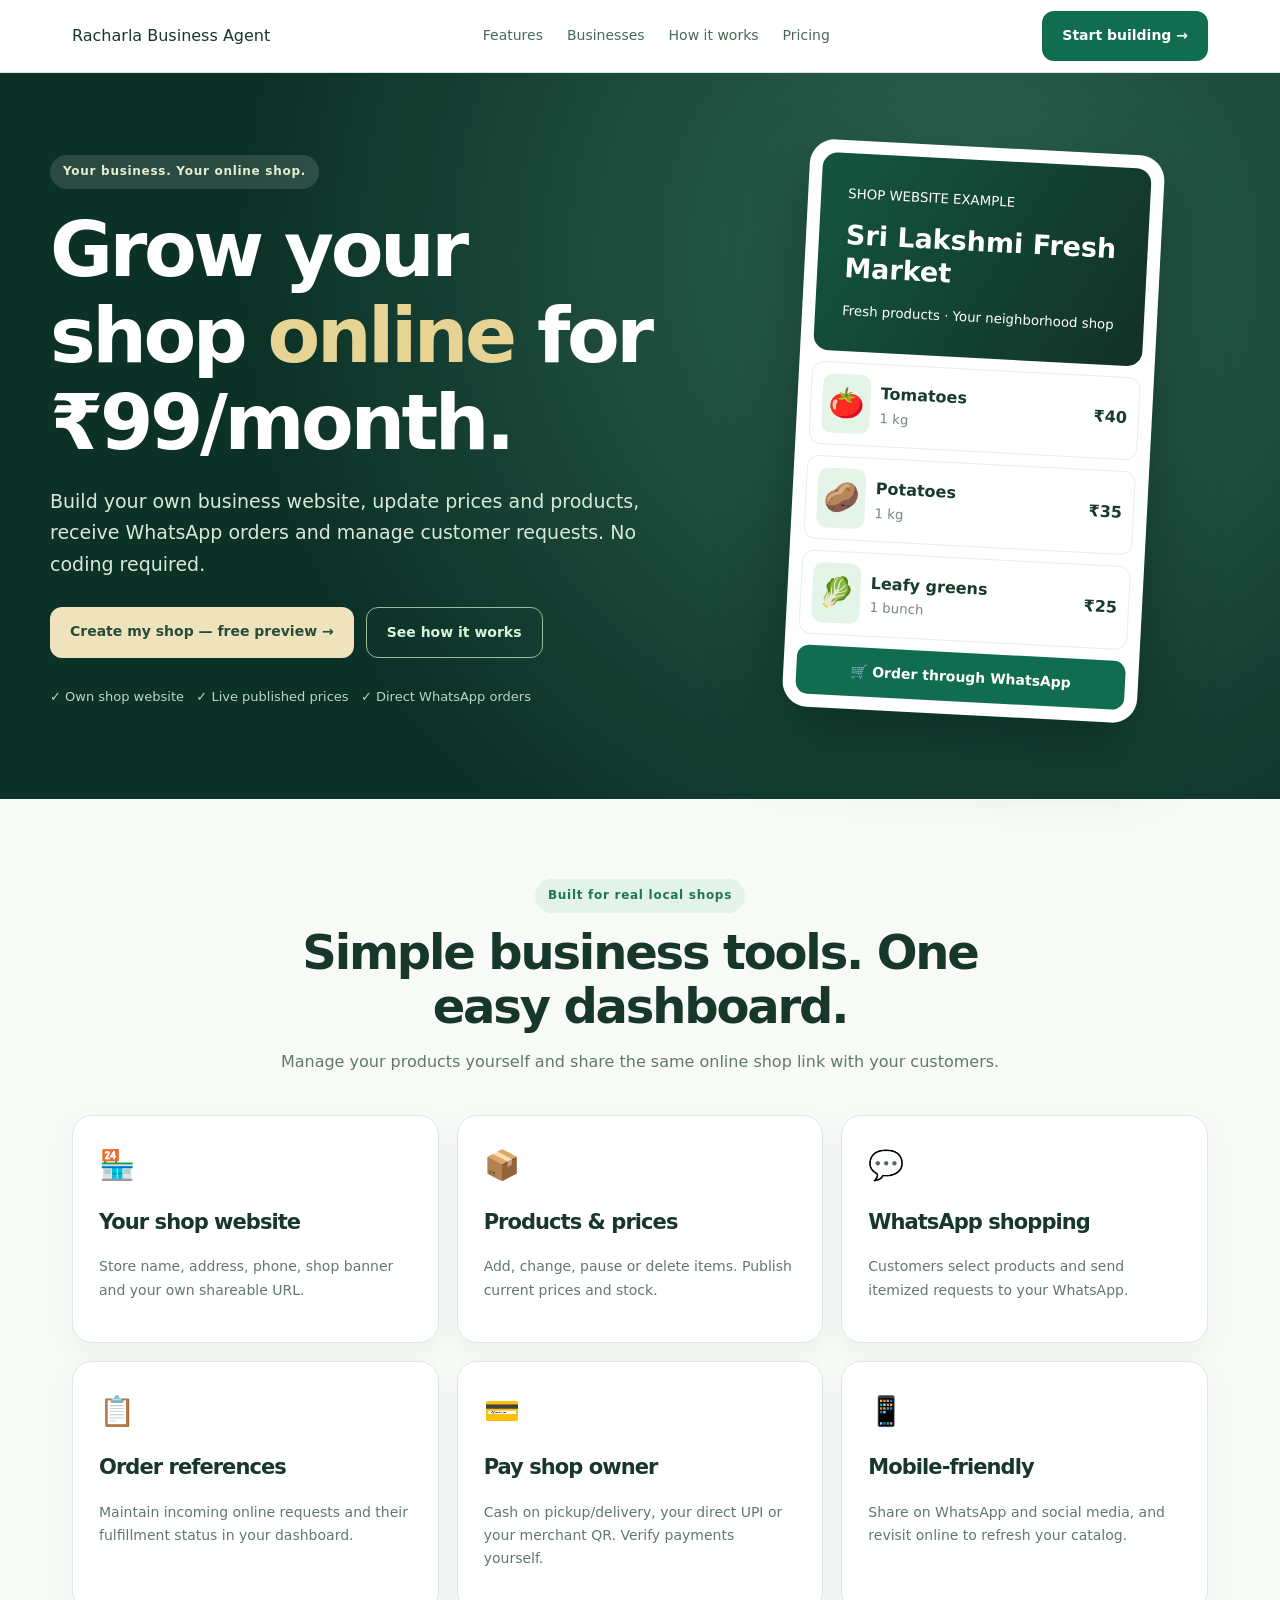
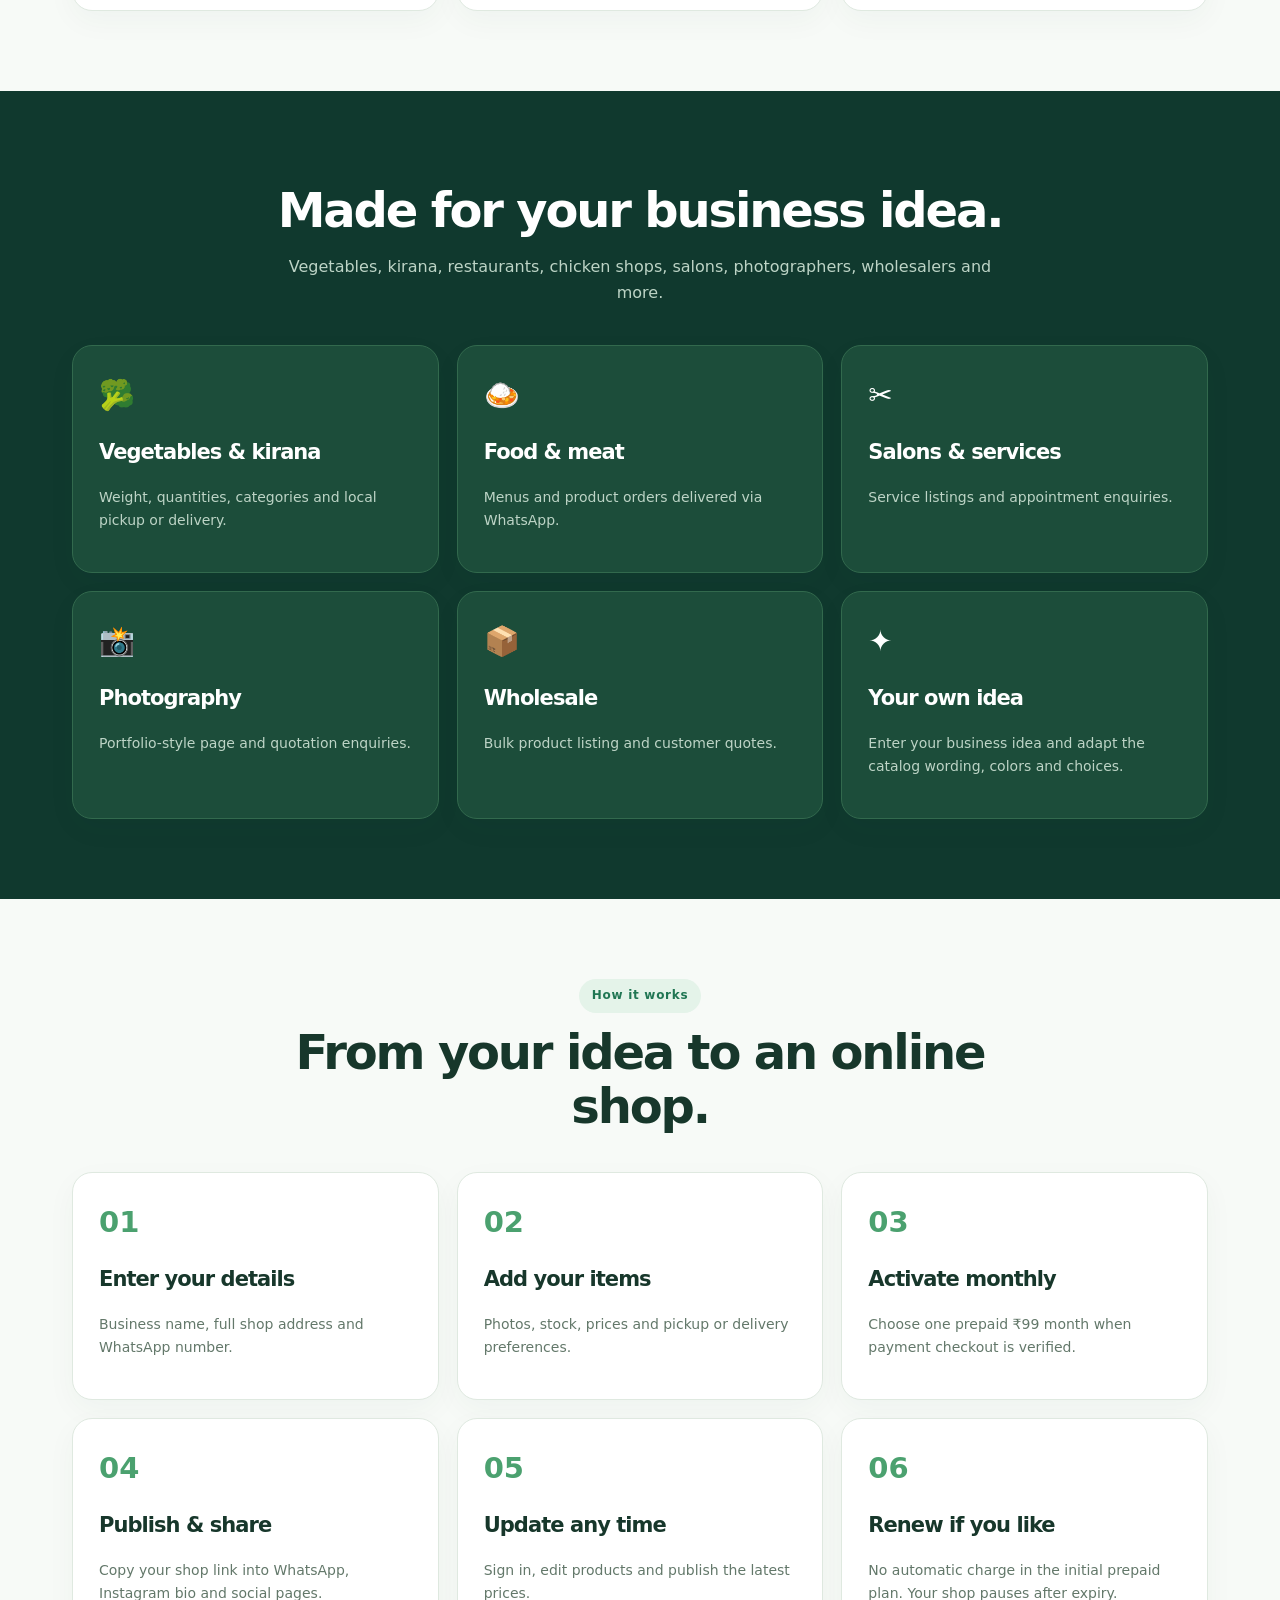
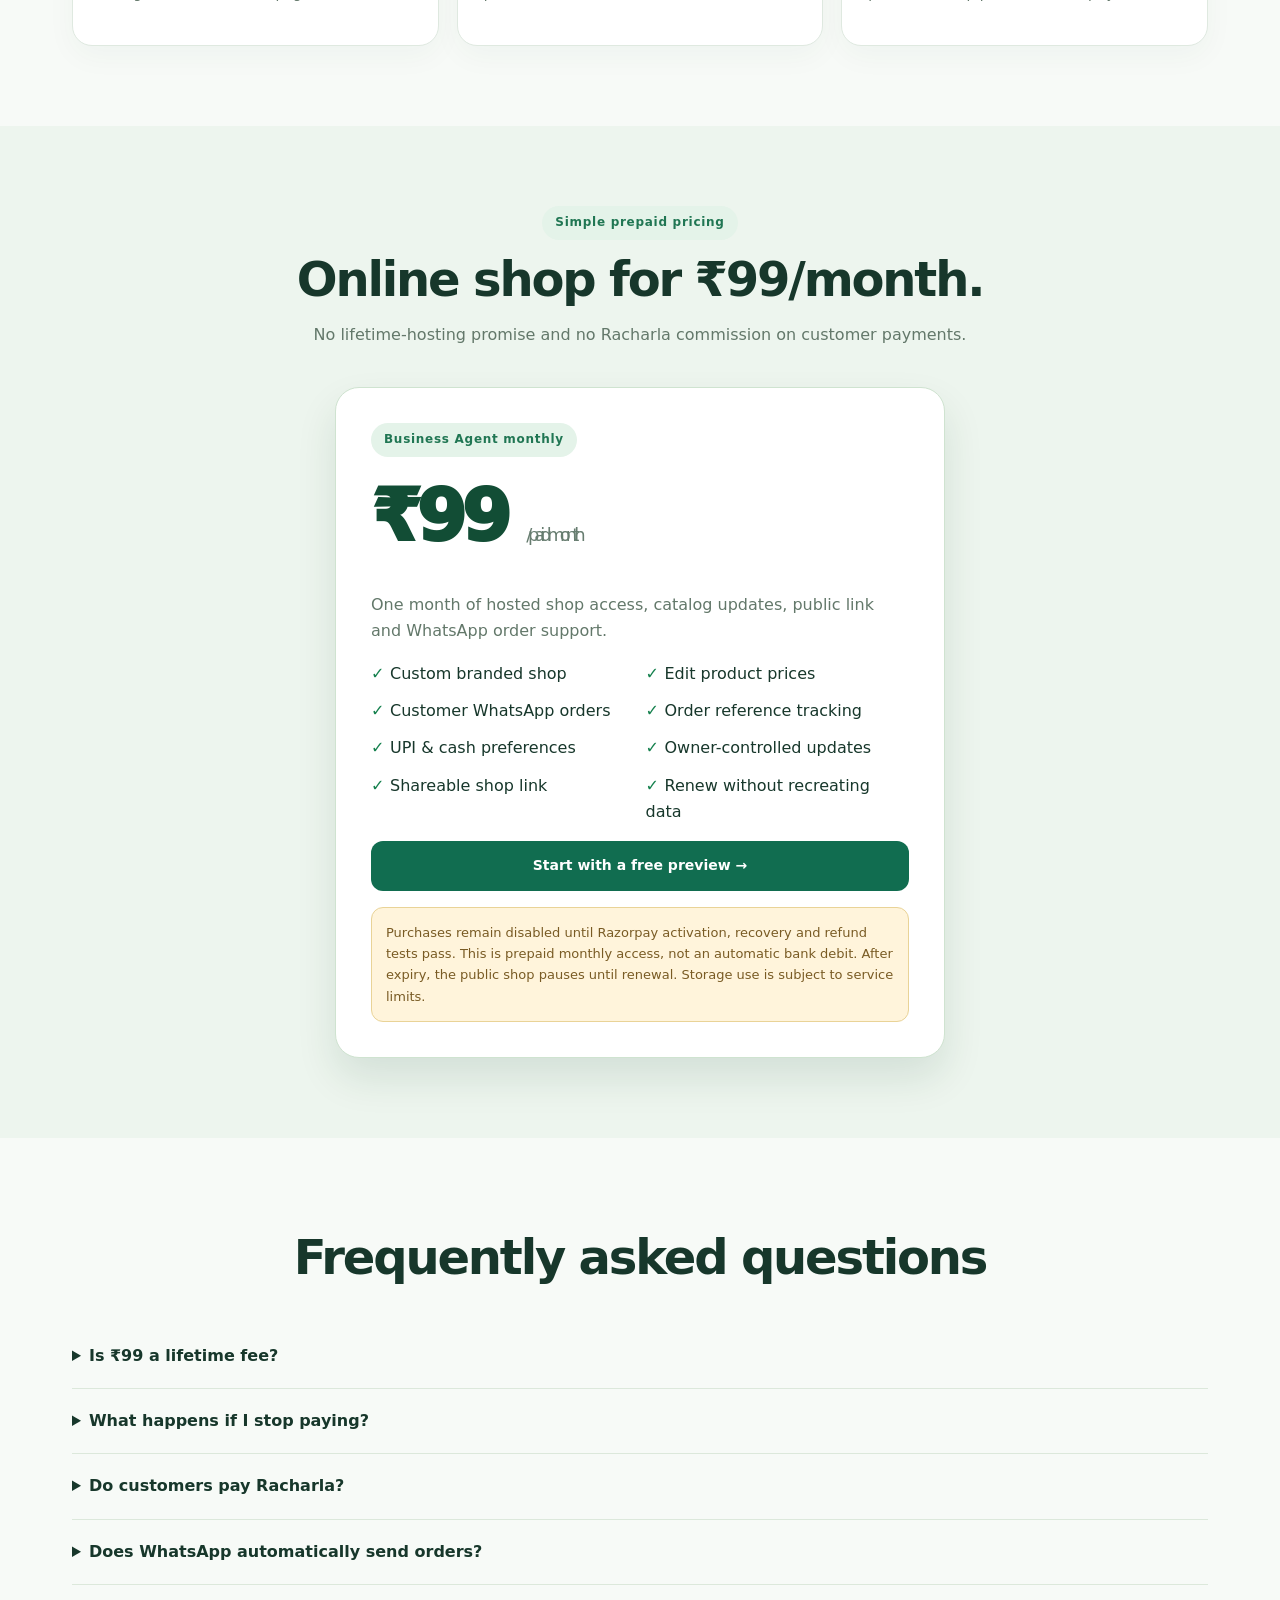
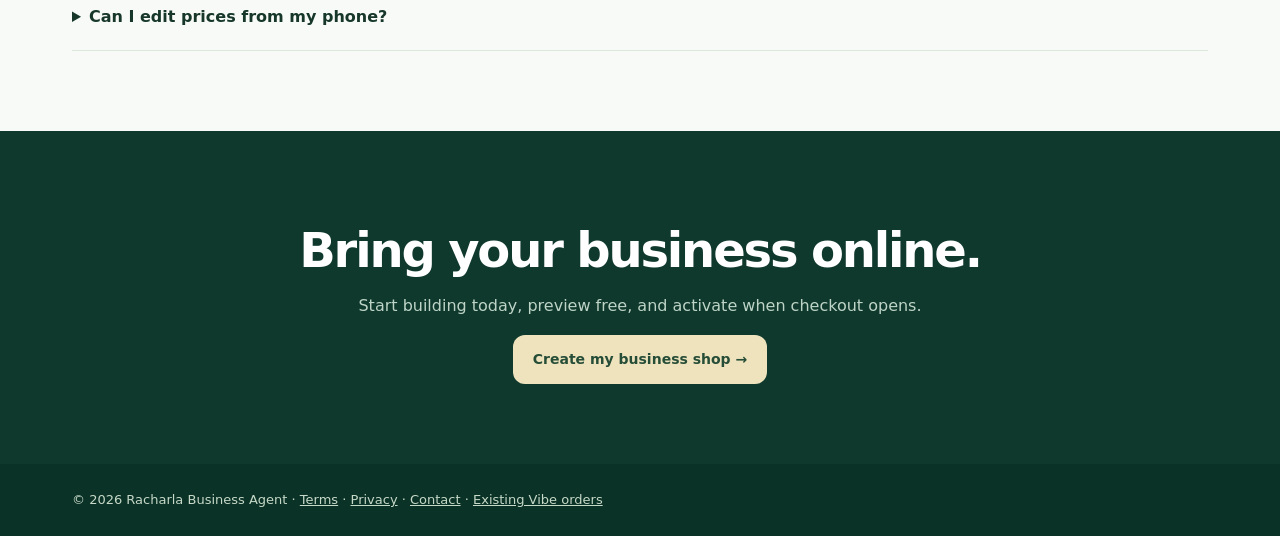
<file: business-agent-home.html>
<!doctype html><html lang="en"><head><meta charset="utf-8"><meta name="viewport" content="width=device-width, initial-scale=1"><meta name="theme-color" content="#0e4132"><meta name="description" content="Racharla Business Agent helps local shops create websites, manage products, receive WhatsApp orders. ₹99 monthly prepaid plan."><title>Racharla Business Agent | Your shop online ₹99/month</title><style>
*{box-sizing:border-box}html{scroll-behavior:smooth}body{margin:0;font:16px/1.65 system-ui,-apple-system,sans-serif;background:#f7faf7;color:#17372b}a{text-decoration:none;color:inherit}.wrap{max-width:1180px;padding:0 22px;margin:auto}nav{background:#fff;position:sticky;top:0;z-index:9;border-bottom:1px solid #dce8dc}nav .wrap{min-height:72px;display:flex;justify-content:space-between;align-items:center;gap:18px}nav .links{display:flex;gap:24px;font-size:14px;color:#496959}header a.logo{font-weight:900;font-size:20px}header a.logo span{color:#168357}.btn{display:inline-block;padding:13px 20px;border-radius:12px;background:#116d50;color:#fff;font-weight:800;font-size:14px;text-align:center}.btn.cream{background:#eee3bd;color:#264d37}.btn.outline{background:transparent;color:#d6f4d9;border:1px solid #98bb9f}h1,h2,h3{line-height:1.13;letter-spacing:-.045em}h1{font-size:clamp(43px,6vw,82px);margin:18px 0}h2{font-size:clamp(30px,4vw,48px);margin:12px 0}h3{font-size:21px}p{color:#63786a}header{background:radial-gradient(circle at 75% 25%,#2e6551,#0c3127 65%);color:white}.hero{padding:74px 0 84px;display:grid;grid-template-columns:1.1fr .9fr;gap:38px;align-items:center}.hero p{color:#d8e9da;font-size:19px}.hero h1 em{font-style:normal;color:#e7d393}.tag{display:inline-block;border-radius:99px;padding:7px 13px;background:#e4f3e9;color:#207653;font-size:12px;font-weight:900;letter-spacing:.06em}.hero .tag{background:#ffffff20;color:#e5eed0}.actions{display:flex;gap:12px;flex-wrap:wrap;margin-top:27px}.proof{margin-top:28px;color:#bcd6c4;font-size:13px}.demo{max-width:355px;margin:auto;background:white;color:#173c2b;padding:13px;border-radius:25px;box-shadow:0 30px 65px #001f1880;transform:rotate(3deg)}.demo-head{background:linear-gradient(120deg,#145641,#123126);border-radius:15px;padding:27px;color:white}.demo-head strong{display:block;font-size:27px;line-height:1.2;margin:13px 0}.demo-item{display:flex;align-items:center;gap:10px;margin:11px 0;border:1px solid #e7efe8;padding:11px;border-radius:12px}.emoji{font-size:29px;background:#e4f4e8;border-radius:10px;padding:6px}.demo-item span:nth-child(2){flex:1}.demo-item small{display:block;color:#79877f}.section{padding:80px 0}.intro{text-align:center;max-width:740px;margin:0 auto 39px}.grid{display:grid;grid-template-columns:repeat(3,1fr);gap:18px}.card{background:white;padding:26px;border:1px solid #dfe9e0;border-radius:20px;box-shadow:0 10px 30px #13502a0a}.card .icon{font-size:29px}.card p{font-size:14px}.dark{background:#10392e;color:white}.dark .card{background:#1c4d3a;border-color:#32694d}.dark p{color:#bdd4c6}.step{font-size:29px;font-weight:900;color:#4ba16f}.pricing{background:#edf5ee}.pricecard{max-width:610px;margin:auto;background:#fff;padding:35px;border:1px solid #cfe3d0;border-radius:24px;box-shadow:0 20px 40px #0c44201c}.price{font-size:72px;font-weight:950;letter-spacing:-.07em;color:#124d35}.price small{font-size:18px;color:#677d70;font-weight:500}.check{padding:0;list-style:none;display:grid;grid-template-columns:1fr 1fr;gap:11px}.check li:before{content:"✓ ";color:#14804d;font-weight:900}.notice{background:#fff4db;border:1px solid #e9d397;padding:14px;border-radius:12px;font-size:13px;color:#795b24;margin-top:16px}.faq details{padding:19px 0;border-bottom:1px solid #dce8db}.faq summary{font-weight:800;cursor:pointer}footer{background:#0b3227;color:#c6d9c8;padding:25px 0;font-size:13px}footer a{text-decoration:underline}@media(max-width:850px){.hero{grid-template-columns:1fr}.grid{grid-template-columns:repeat(2,1fr)}nav .links{display:none}}@media(max-width:580px){.hero{padding:45px 0}.demo{transform:none;max-width:300px}.grid,.check{grid-template-columns:1fr}.section{padding:54px 0}.pricecard{padding:22px}.actions .btn{width:100%}}
</style></head><body><nav><div class="wrap"><a class="logo" href="#top">Racharla <span>Business Agent</span></a><div class="links"><a href="#features">Features</a><a href="#businesses">Businesses</a><a href="#steps">How it works</a><a href="#pricing">Pricing</a></div><a class="btn" href="business-agent/index.html">Start building →</a></div></nav><header id="top"><div class="wrap hero"><div><span class="tag">Your business. Your online shop.</span><h1>Grow your shop <em>online</em> for ₹99/month.</h1><p>Build your own business website, update prices and products, receive WhatsApp orders and manage customer requests. No coding required.</p><div class="actions"><a class="btn cream" href="business-agent/index.html">Create my shop — free preview →</a><a class="btn outline" href="#steps">See how it works</a></div><div class="proof">✓ Own shop website &nbsp; ✓ Live published prices &nbsp; ✓ Direct WhatsApp orders</div></div><div class="demo"><div class="demo-head"><small>SHOP WEBSITE EXAMPLE</small><strong>Sri Lakshmi Fresh Market</strong><small>Fresh products · Your neighborhood shop</small></div><div class="demo-item"><span class="emoji">🍅</span><span><strong>Tomatoes</strong><small>1 kg</small></span><b>₹40</b></div><div class="demo-item"><span class="emoji">🥔</span><span><strong>Potatoes</strong><small>1 kg</small></span><b>₹35</b></div><div class="demo-item"><span class="emoji">🥬</span><span><strong>Leafy greens</strong><small>1 bunch</small></span><b>₹25</b></div><div class="btn" style="display:block">🛒 Order through WhatsApp</div></div></div></header>
<section class="section" id="features"><div class="wrap"><div class="intro"><span class="tag">Built for real local shops</span><h2>Simple business tools. One easy dashboard.</h2><p>Manage your products yourself and share the same online shop link with your customers.</p></div><div class="grid"><div class="card"><span class="icon">🏪</span><h3>Your shop website</h3><p>Store name, address, phone, shop banner and your own shareable URL.</p></div><div class="card"><span class="icon">📦</span><h3>Products & prices</h3><p>Add, change, pause or delete items. Publish current prices and stock.</p></div><div class="card"><span class="icon">💬</span><h3>WhatsApp shopping</h3><p>Customers select products and send itemized requests to your WhatsApp.</p></div><div class="card"><span class="icon">📋</span><h3>Order references</h3><p>Maintain incoming online requests and their fulfillment status in your dashboard.</p></div><div class="card"><span class="icon">💳</span><h3>Pay shop owner</h3><p>Cash on pickup/delivery, your direct UPI or your merchant QR. Verify payments yourself.</p></div><div class="card"><span class="icon">📱</span><h3>Mobile-friendly</h3><p>Share on WhatsApp and social media, and revisit online to refresh your catalog.</p></div></div></div></section>
<section class="section dark" id="businesses"><div class="wrap"><div class="intro"><h2>Made for your business idea.</h2><p>Vegetables, kirana, restaurants, chicken shops, salons, photographers, wholesalers and more.</p></div><div class="grid"><div class="card"><span class="icon">🥦</span><h3>Vegetables & kirana</h3><p>Weight, quantities, categories and local pickup or delivery.</p></div><div class="card"><span class="icon">🍛</span><h3>Food & meat</h3><p>Menus and product orders delivered via WhatsApp.</p></div><div class="card"><span class="icon">✂️</span><h3>Salons & services</h3><p>Service listings and appointment enquiries.</p></div><div class="card"><span class="icon">📸</span><h3>Photography</h3><p>Portfolio-style page and quotation enquiries.</p></div><div class="card"><span class="icon">📦</span><h3>Wholesale</h3><p>Bulk product listing and customer quotes.</p></div><div class="card"><span class="icon">✦</span><h3>Your own idea</h3><p>Enter your business idea and adapt the catalog wording, colors and choices.</p></div></div></div></section>
<section class="section" id="steps"><div class="wrap"><div class="intro"><span class="tag">How it works</span><h2>From your idea to an online shop.</h2></div><div class="grid"><div class="card"><div class="step">01</div><h3>Enter your details</h3><p>Business name, full shop address and WhatsApp number.</p></div><div class="card"><div class="step">02</div><h3>Add your items</h3><p>Photos, stock, prices and pickup or delivery preferences.</p></div><div class="card"><div class="step">03</div><h3>Activate monthly</h3><p>Choose one prepaid ₹99 month when payment checkout is verified.</p></div><div class="card"><div class="step">04</div><h3>Publish & share</h3><p>Copy your shop link into WhatsApp, Instagram bio and social pages.</p></div><div class="card"><div class="step">05</div><h3>Update any time</h3><p>Sign in, edit products and publish the latest prices.</p></div><div class="card"><div class="step">06</div><h3>Renew if you like</h3><p>No automatic charge in the initial prepaid plan. Your shop pauses after expiry.</p></div></div></div></section>
<section class="section pricing" id="pricing"><div class="wrap"><div class="intro"><span class="tag">Simple prepaid pricing</span><h2>Online shop for ₹99/month.</h2><p>No lifetime-hosting promise and no Racharla commission on customer payments.</p></div><div class="pricecard"><span class="tag">Business Agent monthly</span><div class="price">₹99 <small>/ paid month</small></div><p>One month of hosted shop access, catalog updates, public link and WhatsApp order support.</p><ul class="check"><li>Custom branded shop</li><li>Edit product prices</li><li>Customer WhatsApp orders</li><li>Order reference tracking</li><li>UPI & cash preferences</li><li>Owner-controlled updates</li><li>Shareable shop link</li><li>Renew without recreating data</li></ul><a class="btn" style="display:block" href="business-agent/index.html">Start with a free preview →</a><div class="notice">Purchases remain disabled until Razorpay activation, recovery and refund tests pass. This is prepaid monthly access, not an automatic bank debit. After expiry, the public shop pauses until renewal. Storage use is subject to service limits.</div></div></div></section>
<section class="section" id="faq"><div class="wrap faq"><div class="intro"><h2>Frequently asked questions</h2></div><details><summary>Is ₹99 a lifetime fee?</summary><p>No. ₹99 covers one prepaid month. Renew to continue hosting and using your published shop.</p></details><details><summary>What happens if I stop paying?</summary><p>The hosted public shop pauses when access expires. Your saved data remains tied to your account for reactivation, subject to the published retention terms.</p></details><details><summary>Do customers pay Racharla?</summary><p>No. They choose the shop's payment preferences. The shop owner verifies payment directly.</p></details><details><summary>Does WhatsApp automatically send orders?</summary><p>No. It opens a prepared order message and the customer taps Send.</p></details><details><summary>Can I edit prices from my phone?</summary><p>Yes. Open the hosted owner dashboard, edit products and publish updates. Your customers can refresh the latest catalog online.</p></details></div></section><section class="section dark" style="text-align:center"><div class="wrap"><h2>Bring your business online.</h2><p>Start building today, preview free, and activate when checkout opens.</p><a class="btn cream" href="business-agent/index.html">Create my business shop →</a></div></section><footer><div class="wrap">© 2026 Racharla Business Agent · <a href="terms.html">Terms</a> · <a href="privacy.html">Privacy</a> · <a href="contact.html">Contact</a> · <a href="index.html#orders">Existing Vibe orders</a></div></footer></body></html>
</file>
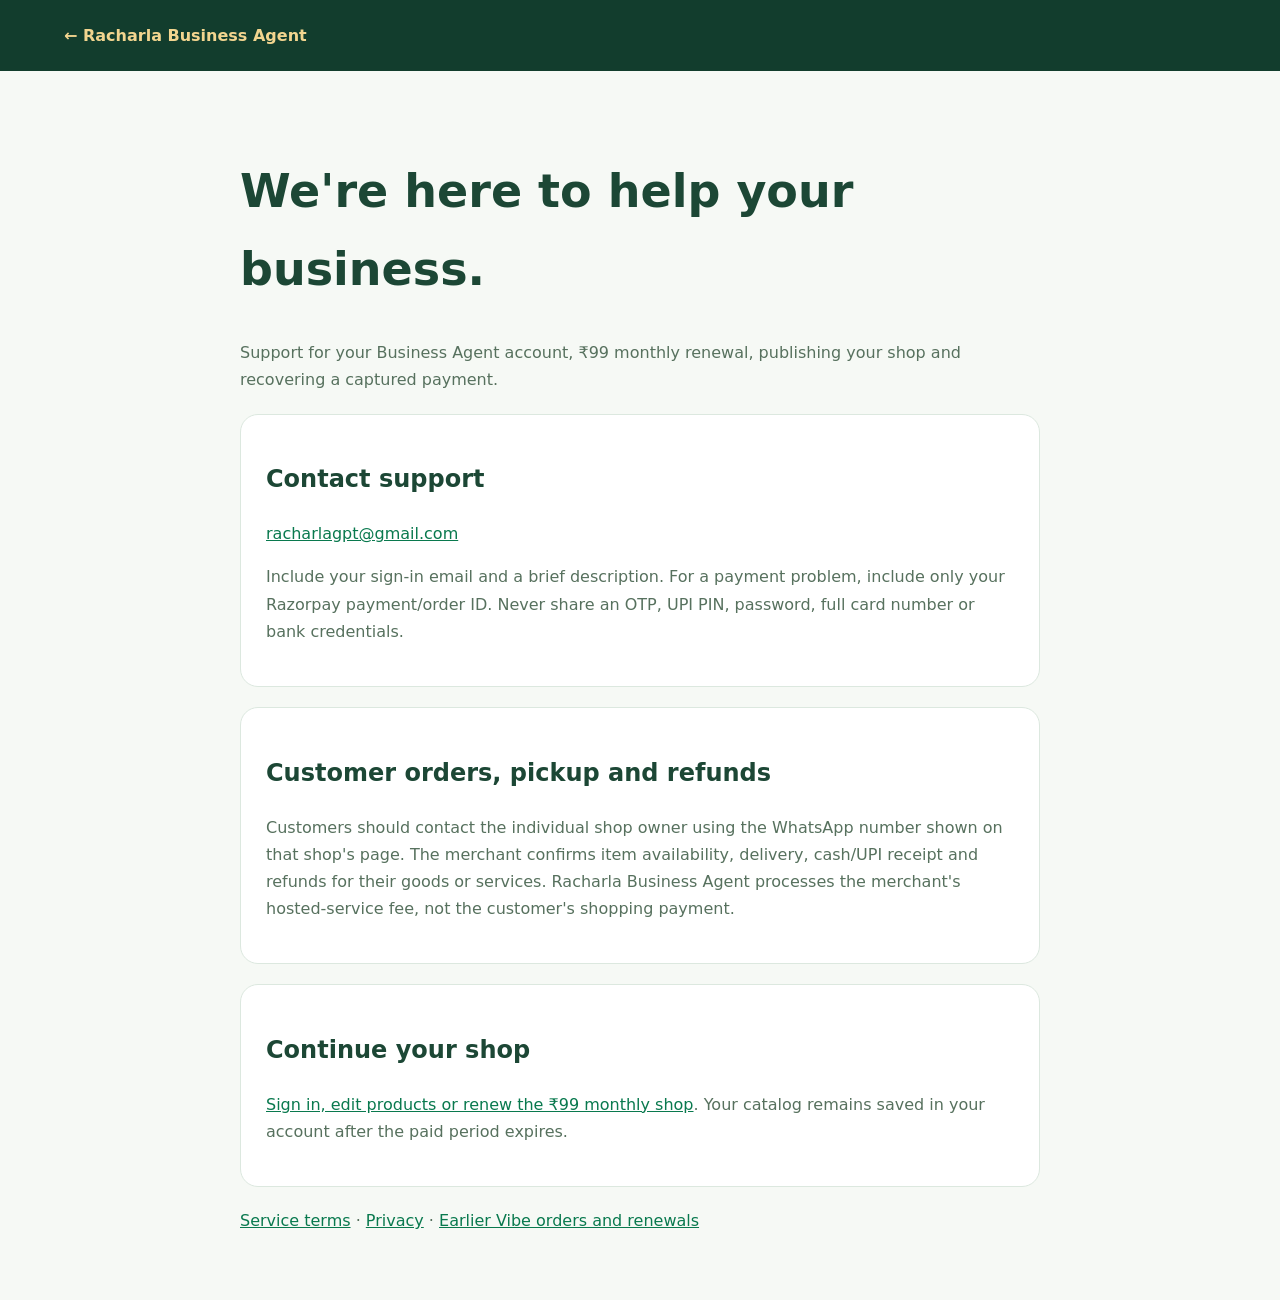
<file: contact.html>
<!doctype html><html lang="en"><head><meta charset="utf-8"><meta name="viewport" content="width=device-width,initial-scale=1"><title>Contact · Racharla Business Agent</title><meta name="description" content="Help with Racharla Business Agent ₹99 monthly business websites and payments."><link rel="icon" href="assets/brand-mark.svg"><style>body{font:16px/1.7 system-ui,sans-serif;background:#f6f9f5;color:#1c4735;margin:0}header{background:#123d2d;color:white;padding:22px 5vw}header a{color:#f2d58f;text-decoration:none;font-weight:800}main{max-width:800px;margin:30px auto;padding:20px}h1{font-size:clamp(30px,5vw,46px)}.card{background:#fff;border:1px solid #dce8df;border-radius:18px;padding:25px;margin:20px 0}a{color:#09794e}p{color:#57715e}</style></head><body><header><a href="index.html">← Racharla Business Agent</a></header><main><h1>We're here to help your business.</h1><p>Support for your Business Agent account, ₹99 monthly renewal, publishing your shop and recovering a captured payment.</p><div class="card"><h2>Contact support</h2><p><a href="mailto:racharlagpt@gmail.com">racharlagpt@gmail.com</a></p><p>Include your sign-in email and a brief description. For a payment problem, include only your Razorpay payment/order ID. Never share an OTP, UPI PIN, password, full card number or bank credentials.</p></div><div class="card"><h2>Customer orders, pickup and refunds</h2><p>Customers should contact the individual shop owner using the WhatsApp number shown on that shop's page. The merchant confirms item availability, delivery, cash/UPI receipt and refunds for their goods or services. Racharla Business Agent processes the merchant's hosted-service fee, not the customer's shopping payment.</p></div><div class="card"><h2>Continue your shop</h2><p><a href="business-agent/monthly.html">Sign in, edit products or renew the ₹99 monthly shop</a>. Your catalog remains saved in your account after the paid period expires.</p></div><p><a href="terms.html">Service terms</a> · <a href="privacy.html">Privacy</a> · <a href="legacy.html#orders">Earlier Vibe orders and renewals</a></p></main></body></html>
</file>
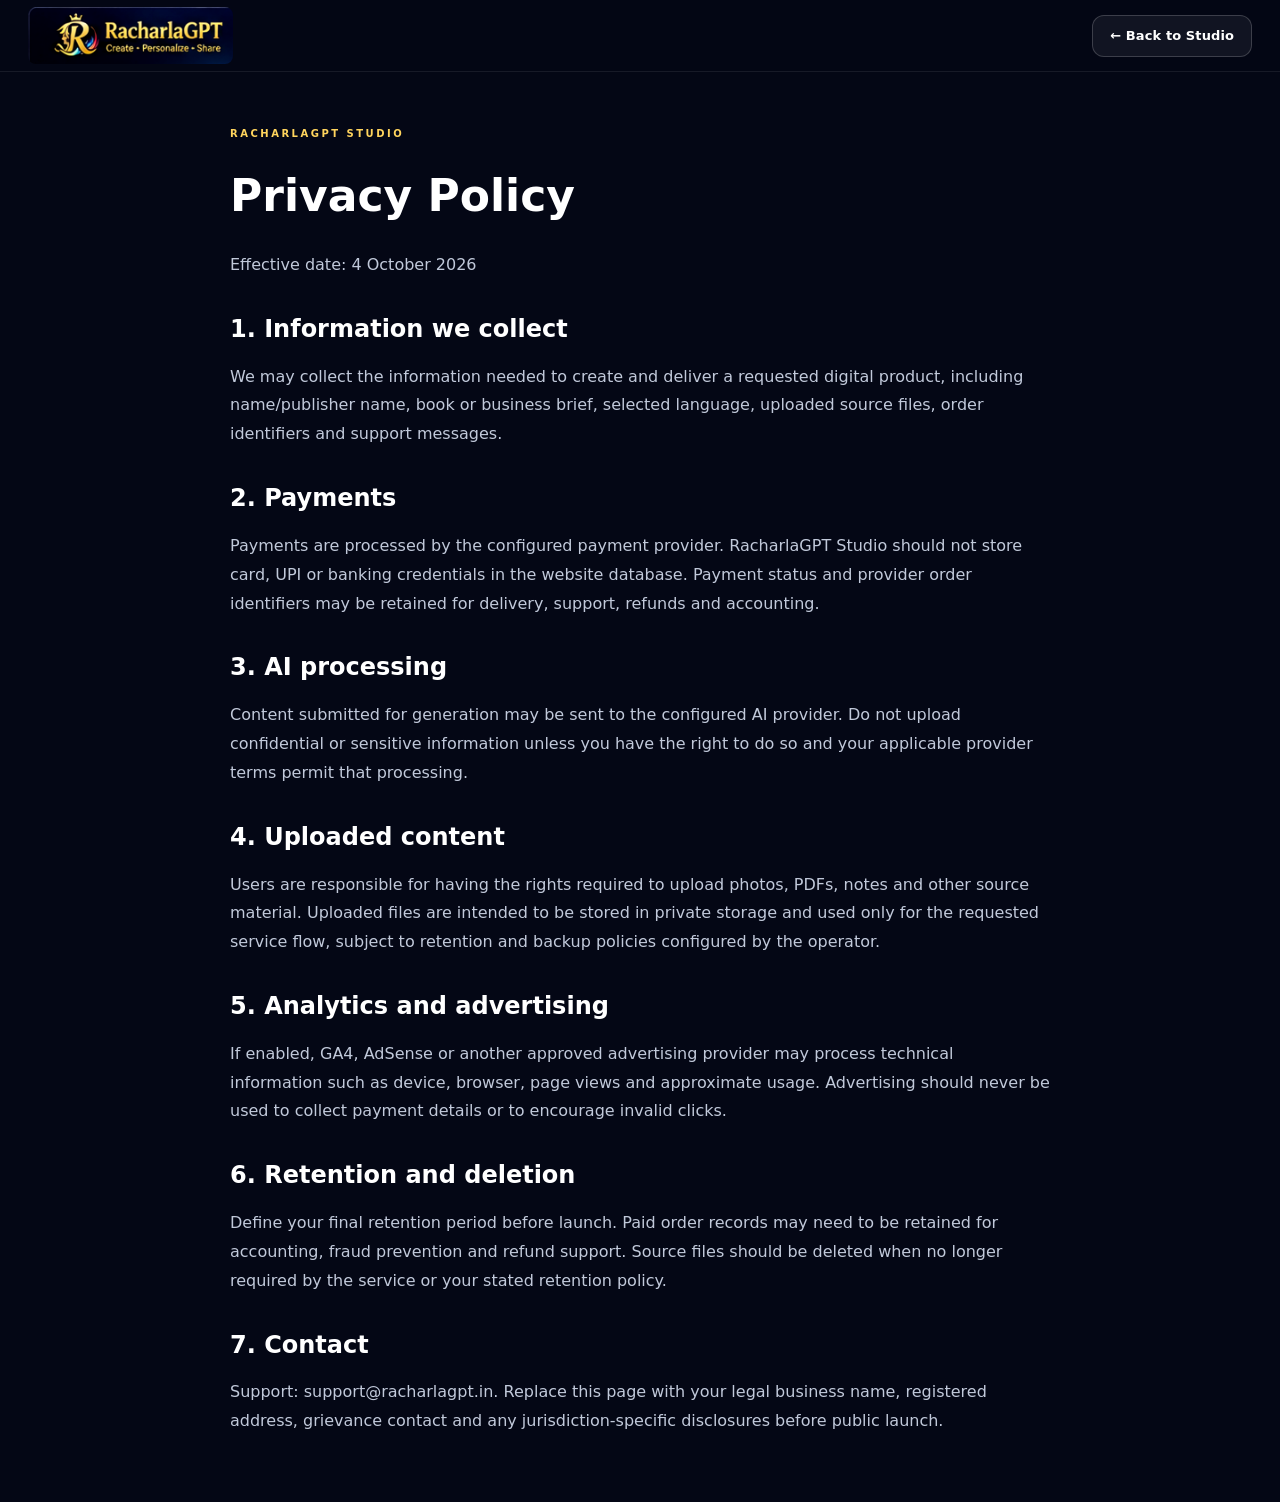
<file: legacy-privacy.html>
<!doctype html><html lang="en"><head><meta charset="utf-8"><meta name="viewport" content="width=device-width,initial-scale=1"><title>Privacy Policy — RacharlaGPT Studio</title><link rel="icon" href="assets/brand-mark.svg"><link rel="stylesheet" href="styles.css"></head><body><header class="topbar"><a class="brand brand-image" href="index.html"><img src="assets/brand-logo.png" alt="RacharlaGPT"></a><a class="btn btn-ghost" href="index.html">← Back to Studio</a></header><main class="page active"><div class="container legal"><span class="eyebrow">RACHARLAGPT STUDIO</span><h1>Privacy Policy</h1><p>Effective date: 4 October 2026</p><h2>1. Information we collect</h2><p>We may collect the information needed to create and deliver a requested digital product, including name/publisher name, book or business brief, selected language, uploaded source files, order identifiers and support messages.</p><h2>2. Payments</h2><p>Payments are processed by the configured payment provider. RacharlaGPT Studio should not store card, UPI or banking credentials in the website database. Payment status and provider order identifiers may be retained for delivery, support, refunds and accounting.</p><h2>3. AI processing</h2><p>Content submitted for generation may be sent to the configured AI provider. Do not upload confidential or sensitive information unless you have the right to do so and your applicable provider terms permit that processing.</p><h2>4. Uploaded content</h2><p>Users are responsible for having the rights required to upload photos, PDFs, notes and other source material. Uploaded files are intended to be stored in private storage and used only for the requested service flow, subject to retention and backup policies configured by the operator.</p><h2>5. Analytics and advertising</h2><p>If enabled, GA4, AdSense or another approved advertising provider may process technical information such as device, browser, page views and approximate usage. Advertising should never be used to collect payment details or to encourage invalid clicks.</p><h2>6. Retention and deletion</h2><p>Define your final retention period before launch. Paid order records may need to be retained for accounting, fraud prevention and refund support. Source files should be deleted when no longer required by the service or your stated retention policy.</p><h2>7. Contact</h2><p>Support: support@racharlagpt.in. Replace this page with your legal business name, registered address, grievance contact and any jurisdiction-specific disclosures before public launch.</p></div></main></body></html>
</file>
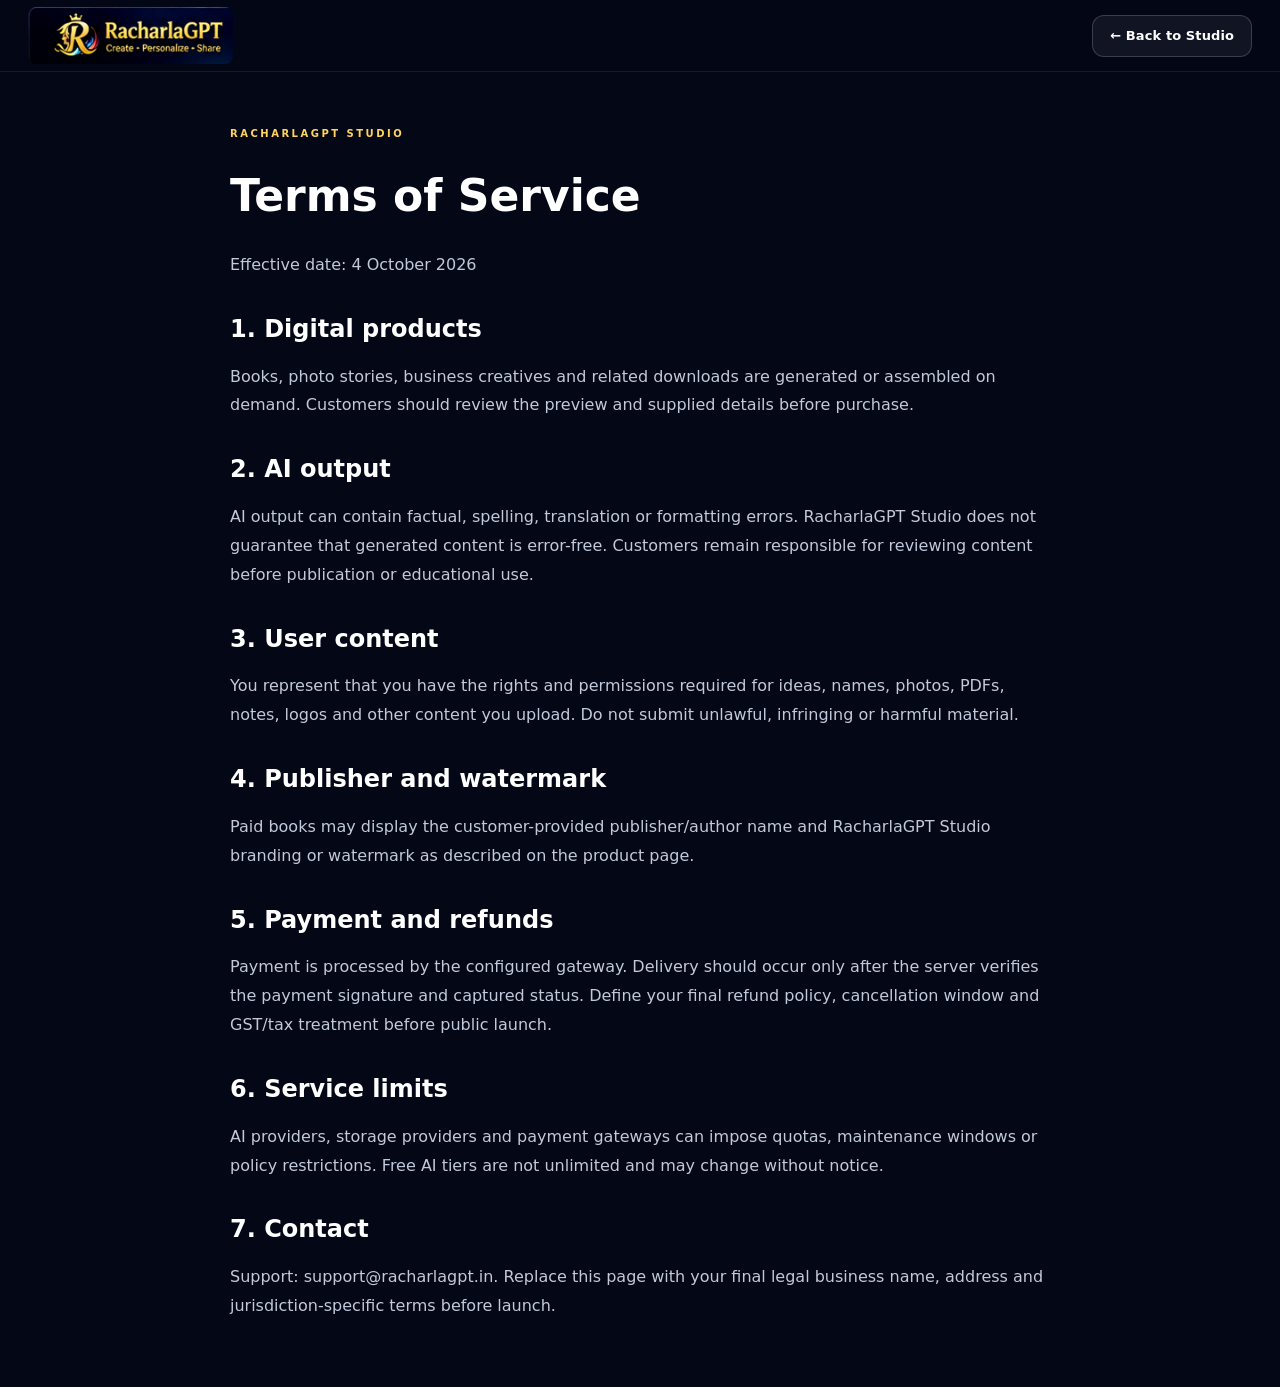
<file: legacy-terms.html>
<!doctype html><html lang="en"><head><meta charset="utf-8"><meta name="viewport" content="width=device-width,initial-scale=1"><title>Terms — RacharlaGPT Studio</title><link rel="icon" href="assets/brand-mark.svg"><link rel="stylesheet" href="styles.css"></head><body><header class="topbar"><a class="brand brand-image" href="index.html"><img src="assets/brand-logo.png" alt="RacharlaGPT"></a><a class="btn btn-ghost" href="index.html">← Back to Studio</a></header><main class="page active"><div class="container legal"><span class="eyebrow">RACHARLAGPT STUDIO</span><h1>Terms of Service</h1><p>Effective date: 4 October 2026</p><h2>1. Digital products</h2><p>Books, photo stories, business creatives and related downloads are generated or assembled on demand. Customers should review the preview and supplied details before purchase.</p><h2>2. AI output</h2><p>AI output can contain factual, spelling, translation or formatting errors. RacharlaGPT Studio does not guarantee that generated content is error-free. Customers remain responsible for reviewing content before publication or educational use.</p><h2>3. User content</h2><p>You represent that you have the rights and permissions required for ideas, names, photos, PDFs, notes, logos and other content you upload. Do not submit unlawful, infringing or harmful material.</p><h2>4. Publisher and watermark</h2><p>Paid books may display the customer-provided publisher/author name and RacharlaGPT Studio branding or watermark as described on the product page.</p><h2>5. Payment and refunds</h2><p>Payment is processed by the configured gateway. Delivery should occur only after the server verifies the payment signature and captured status. Define your final refund policy, cancellation window and GST/tax treatment before public launch.</p><h2>6. Service limits</h2><p>AI providers, storage providers and payment gateways can impose quotas, maintenance windows or policy restrictions. Free AI tiers are not unlimited and may change without notice.</p><h2>7. Contact</h2><p>Support: support@racharlagpt.in. Replace this page with your final legal business name, address and jurisdiction-specific terms before launch.</p></div></main></body></html>
</file>
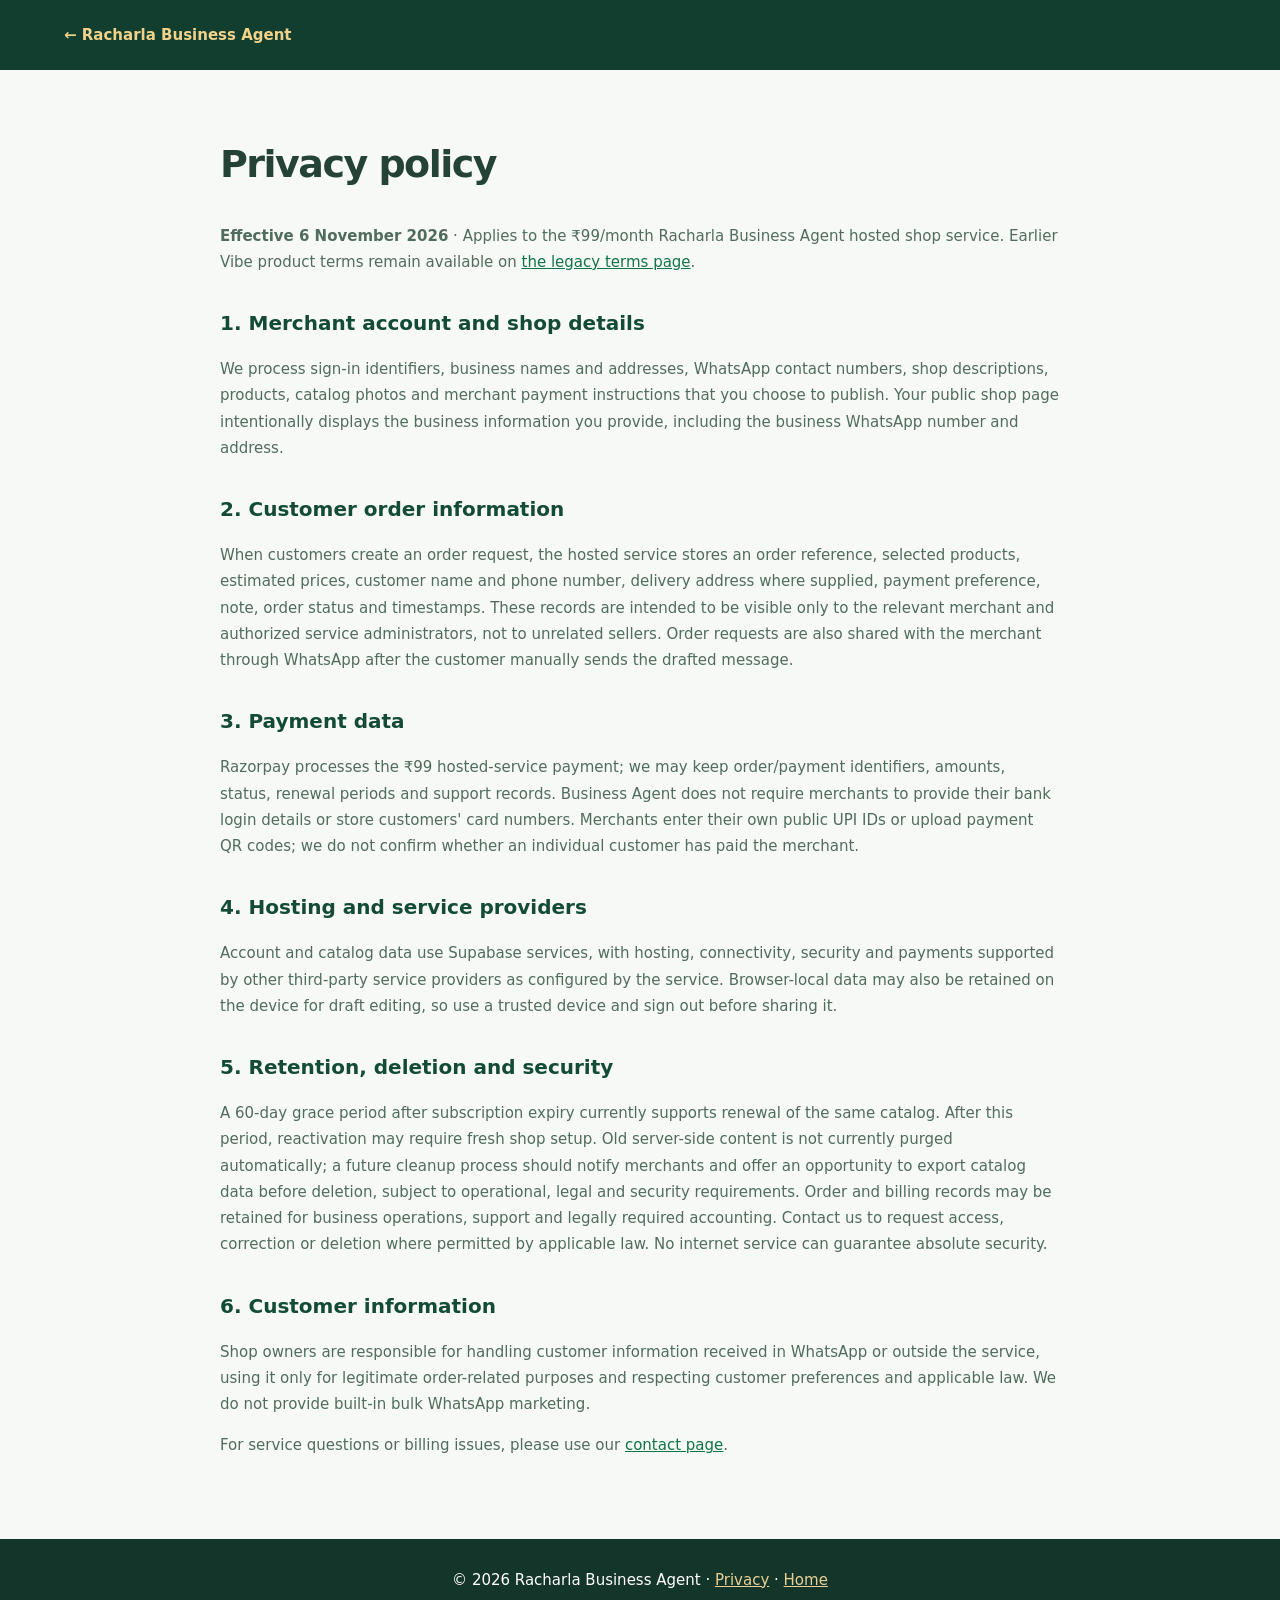
<file: privacy.html>
<!doctype html><html lang="en"><head><meta charset="utf-8"><meta name="viewport" content="width=device-width,initial-scale=1"><title>Privacy policy · Racharla Business Agent</title><link rel="icon" href="assets/brand-mark.svg"><style>body{font:15px/1.75 system-ui,sans-serif;background:#f6f9f6;color:#244336;margin:0}header{background:#123e30;color:white;padding:22px 5vw}header a{color:#f0d28a;font-weight:850;text-decoration:none}main{max-width:840px;margin:auto;padding:35px 22px 65px}h1{font-size:38px;letter-spacing:-.04em}h2{font-size:20px;margin:31px 0 8px;color:#134b36}p,li{color:#516c5d}a{color:#117448}footer{padding:28px;background:#143529;color:white;text-align:center}footer a{color:#e9d097}</style></head><body><header><a href="index.html">← Racharla Business Agent</a></header><main><h1>Privacy policy</h1><p><strong>Effective 6 November 2026</strong> · Applies to the ₹99/month Racharla Business Agent hosted shop service. Earlier Vibe product terms remain available on <a href="legacy-terms.html">the legacy terms page</a>.</p><h2>1. Merchant account and shop details</h2><p>We process sign-in identifiers, business names and addresses, WhatsApp contact numbers, shop descriptions, products, catalog photos and merchant payment instructions that you choose to publish. Your public shop page intentionally displays the business information you provide, including the business WhatsApp number and address.</p>
<h2>2. Customer order information</h2><p>When customers create an order request, the hosted service stores an order reference, selected products, estimated prices, customer name and phone number, delivery address where supplied, payment preference, note, order status and timestamps. These records are intended to be visible only to the relevant merchant and authorized service administrators, not to unrelated sellers. Order requests are also shared with the merchant through WhatsApp after the customer manually sends the drafted message.</p>
<h2>3. Payment data</h2><p>Razorpay processes the ₹99 hosted-service payment; we may keep order/payment identifiers, amounts, status, renewal periods and support records. Business Agent does not require merchants to provide their bank login details or store customers' card numbers. Merchants enter their own public UPI IDs or upload payment QR codes; we do not confirm whether an individual customer has paid the merchant.</p>
<h2>4. Hosting and service providers</h2><p>Account and catalog data use Supabase services, with hosting, connectivity, security and payments supported by other third-party service providers as configured by the service. Browser-local data may also be retained on the device for draft editing, so use a trusted device and sign out before sharing it.</p>
<h2>5. Retention, deletion and security</h2><p>A 60-day grace period after subscription expiry currently supports renewal of the same catalog. After this period, reactivation may require fresh shop setup. Old server-side content is not currently purged automatically; a future cleanup process should notify merchants and offer an opportunity to export catalog data before deletion, subject to operational, legal and security requirements. Order and billing records may be retained for business operations, support and legally required accounting. Contact us to request access, correction or deletion where permitted by applicable law. No internet service can guarantee absolute security.</p>
<h2>6. Customer information</h2><p>Shop owners are responsible for handling customer information received in WhatsApp or outside the service, using it only for legitimate order-related purposes and respecting customer preferences and applicable law. We do not provide built-in bulk WhatsApp marketing.</p><p>For service questions or billing issues, please use our <a href="contact.html">contact page</a>.</p></main><footer>© 2026 Racharla Business Agent · <a href="privacy.html">Privacy</a> · <a href="index.html">Home</a></footer></body></html>
</file>
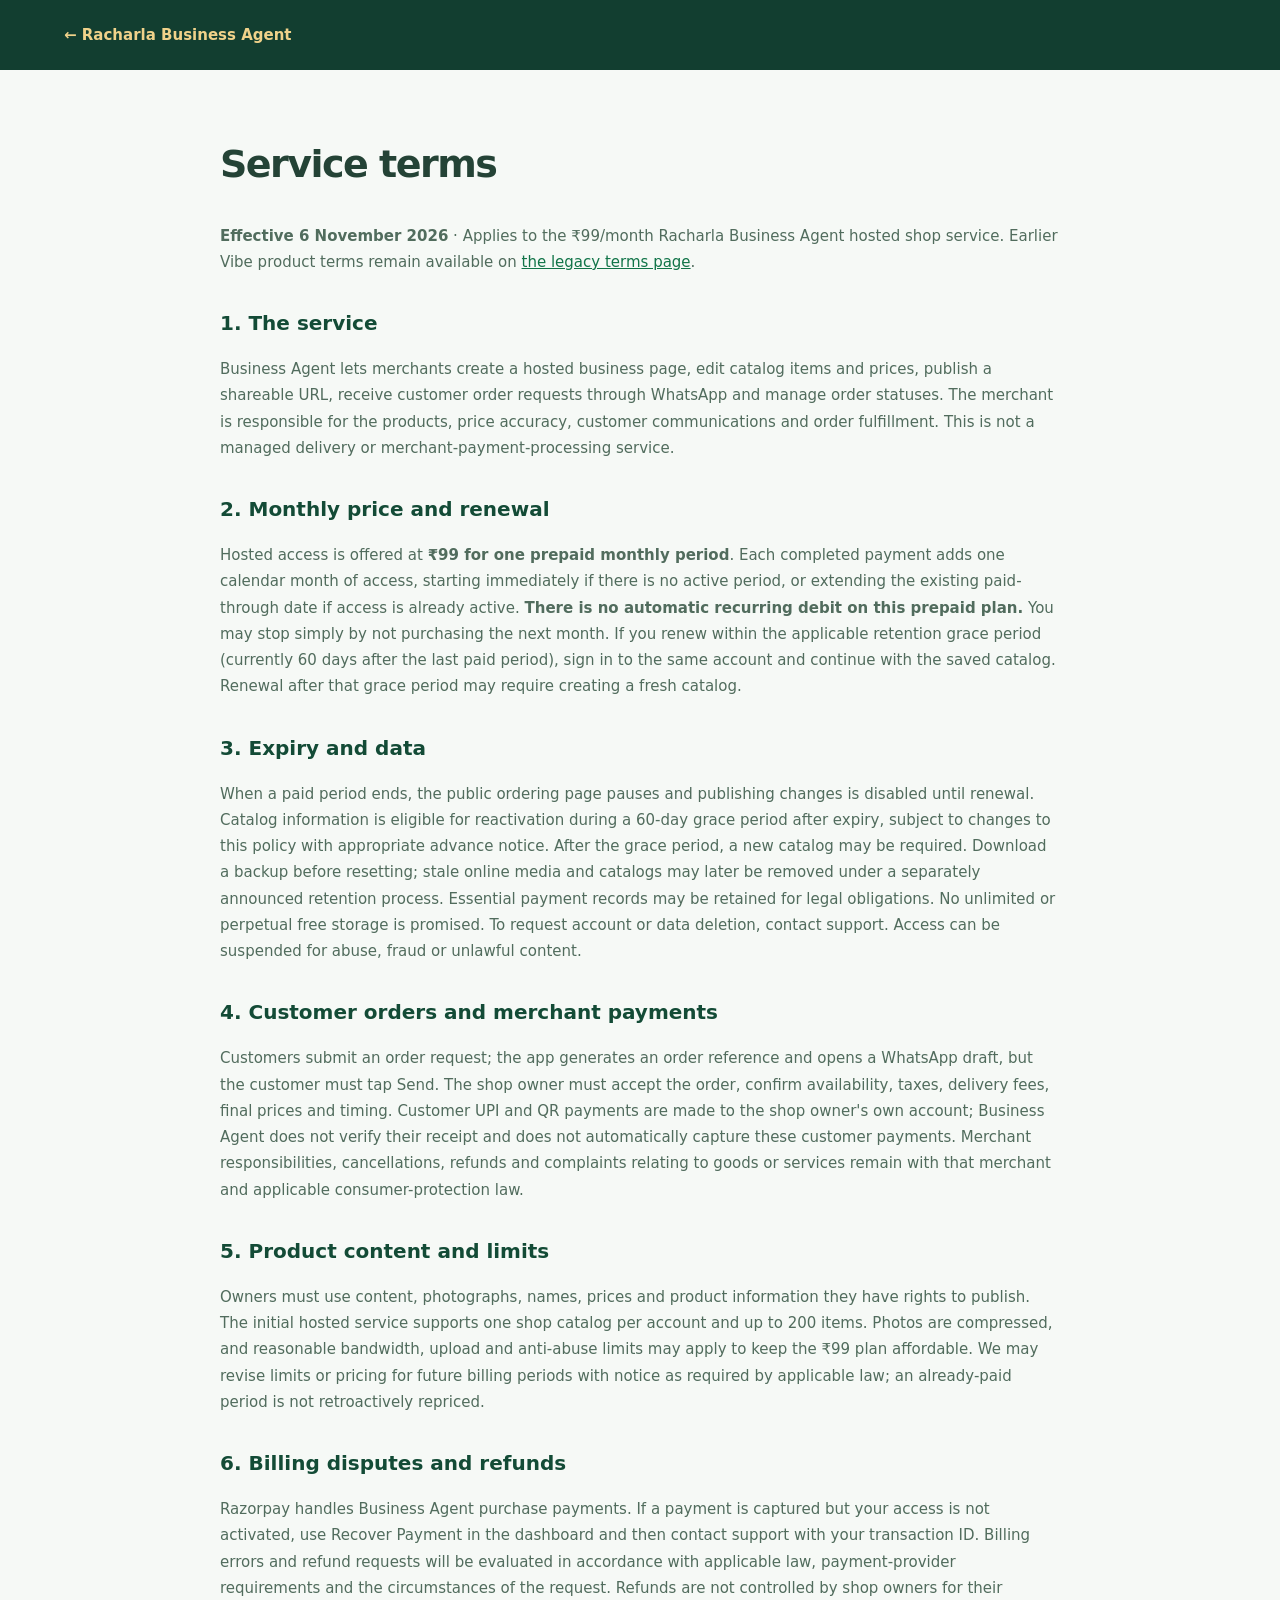
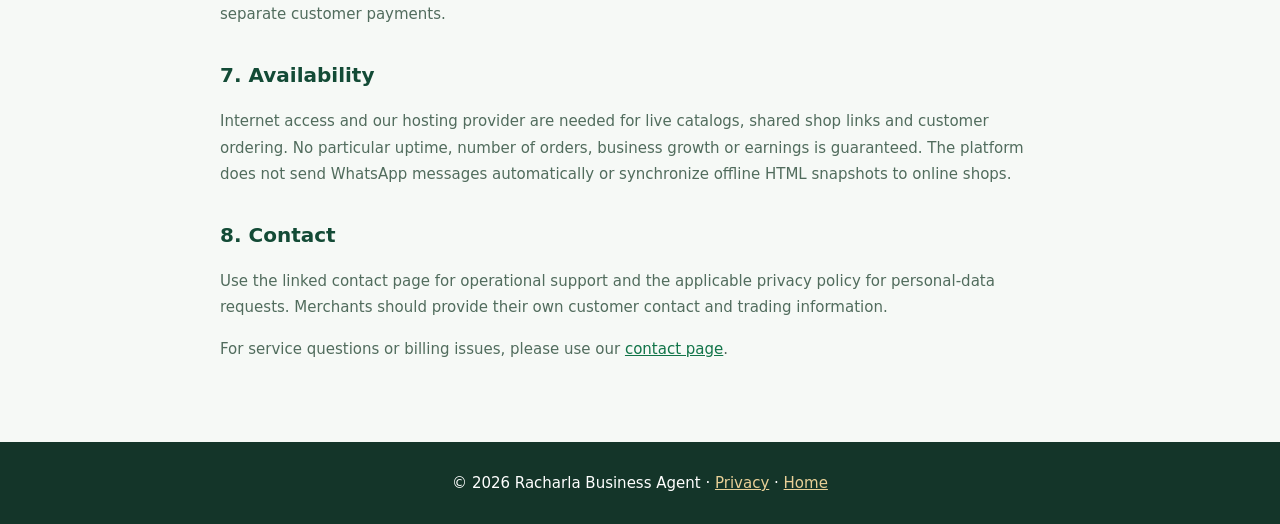
<file: terms.html>
<!doctype html><html lang="en"><head><meta charset="utf-8"><meta name="viewport" content="width=device-width,initial-scale=1"><title>Service terms · Racharla Business Agent</title><link rel="icon" href="assets/brand-mark.svg"><style>body{font:15px/1.75 system-ui,sans-serif;background:#f6f9f6;color:#244336;margin:0}header{background:#123e30;color:white;padding:22px 5vw}header a{color:#f0d28a;font-weight:850;text-decoration:none}main{max-width:840px;margin:auto;padding:35px 22px 65px}h1{font-size:38px;letter-spacing:-.04em}h2{font-size:20px;margin:31px 0 8px;color:#134b36}p,li{color:#516c5d}a{color:#117448}footer{padding:28px;background:#143529;color:white;text-align:center}footer a{color:#e9d097}</style></head><body><header><a href="index.html">← Racharla Business Agent</a></header><main><h1>Service terms</h1><p><strong>Effective 6 November 2026</strong> · Applies to the ₹99/month Racharla Business Agent hosted shop service. Earlier Vibe product terms remain available on <a href="legacy-terms.html">the legacy terms page</a>.</p><h2>1. The service</h2><p>Business Agent lets merchants create a hosted business page, edit catalog items and prices, publish a shareable URL, receive customer order requests through WhatsApp and manage order statuses. The merchant is responsible for the products, price accuracy, customer communications and order fulfillment. This is not a managed delivery or merchant-payment-processing service.</p>
<h2>2. Monthly price and renewal</h2><p>Hosted access is offered at <strong>₹99 for one prepaid monthly period</strong>. Each completed payment adds one calendar month of access, starting immediately if there is no active period, or extending the existing paid-through date if access is already active. <strong>There is no automatic recurring debit on this prepaid plan.</strong> You may stop simply by not purchasing the next month. If you renew within the applicable retention grace period (currently 60 days after the last paid period), sign in to the same account and continue with the saved catalog. Renewal after that grace period may require creating a fresh catalog.</p>
<h2>3. Expiry and data</h2><p>When a paid period ends, the public ordering page pauses and publishing changes is disabled until renewal. Catalog information is eligible for reactivation during a 60-day grace period after expiry, subject to changes to this policy with appropriate advance notice. After the grace period, a new catalog may be required. Download a backup before resetting; stale online media and catalogs may later be removed under a separately announced retention process. Essential payment records may be retained for legal obligations. No unlimited or perpetual free storage is promised. To request account or data deletion, contact support. Access can be suspended for abuse, fraud or unlawful content.</p>
<h2>4. Customer orders and merchant payments</h2><p>Customers submit an order request; the app generates an order reference and opens a WhatsApp draft, but the customer must tap Send. The shop owner must accept the order, confirm availability, taxes, delivery fees, final prices and timing. Customer UPI and QR payments are made to the shop owner's own account; Business Agent does not verify their receipt and does not automatically capture these customer payments. Merchant responsibilities, cancellations, refunds and complaints relating to goods or services remain with that merchant and applicable consumer-protection law.</p>
<h2>5. Product content and limits</h2><p>Owners must use content, photographs, names, prices and product information they have rights to publish. The initial hosted service supports one shop catalog per account and up to 200 items. Photos are compressed, and reasonable bandwidth, upload and anti-abuse limits may apply to keep the ₹99 plan affordable. We may revise limits or pricing for future billing periods with notice as required by applicable law; an already-paid period is not retroactively repriced.</p>
<h2>6. Billing disputes and refunds</h2><p>Razorpay handles Business Agent purchase payments. If a payment is captured but your access is not activated, use Recover Payment in the dashboard and then contact support with your transaction ID. Billing errors and refund requests will be evaluated in accordance with applicable law, payment-provider requirements and the circumstances of the request. Refunds are not controlled by shop owners for their separate customer payments.</p>
<h2>7. Availability</h2><p>Internet access and our hosting provider are needed for live catalogs, shared shop links and customer ordering. No particular uptime, number of orders, business growth or earnings is guaranteed. The platform does not send WhatsApp messages automatically or synchronize offline HTML snapshots to online shops.</p>
<h2>8. Contact</h2><p>Use the linked contact page for operational support and the applicable privacy policy for personal-data requests. Merchants should provide their own customer contact and trading information.</p><p>For service questions or billing issues, please use our <a href="contact.html">contact page</a>.</p></main><footer>© 2026 Racharla Business Agent · <a href="privacy.html">Privacy</a> · <a href="index.html">Home</a></footer></body></html>
</file>
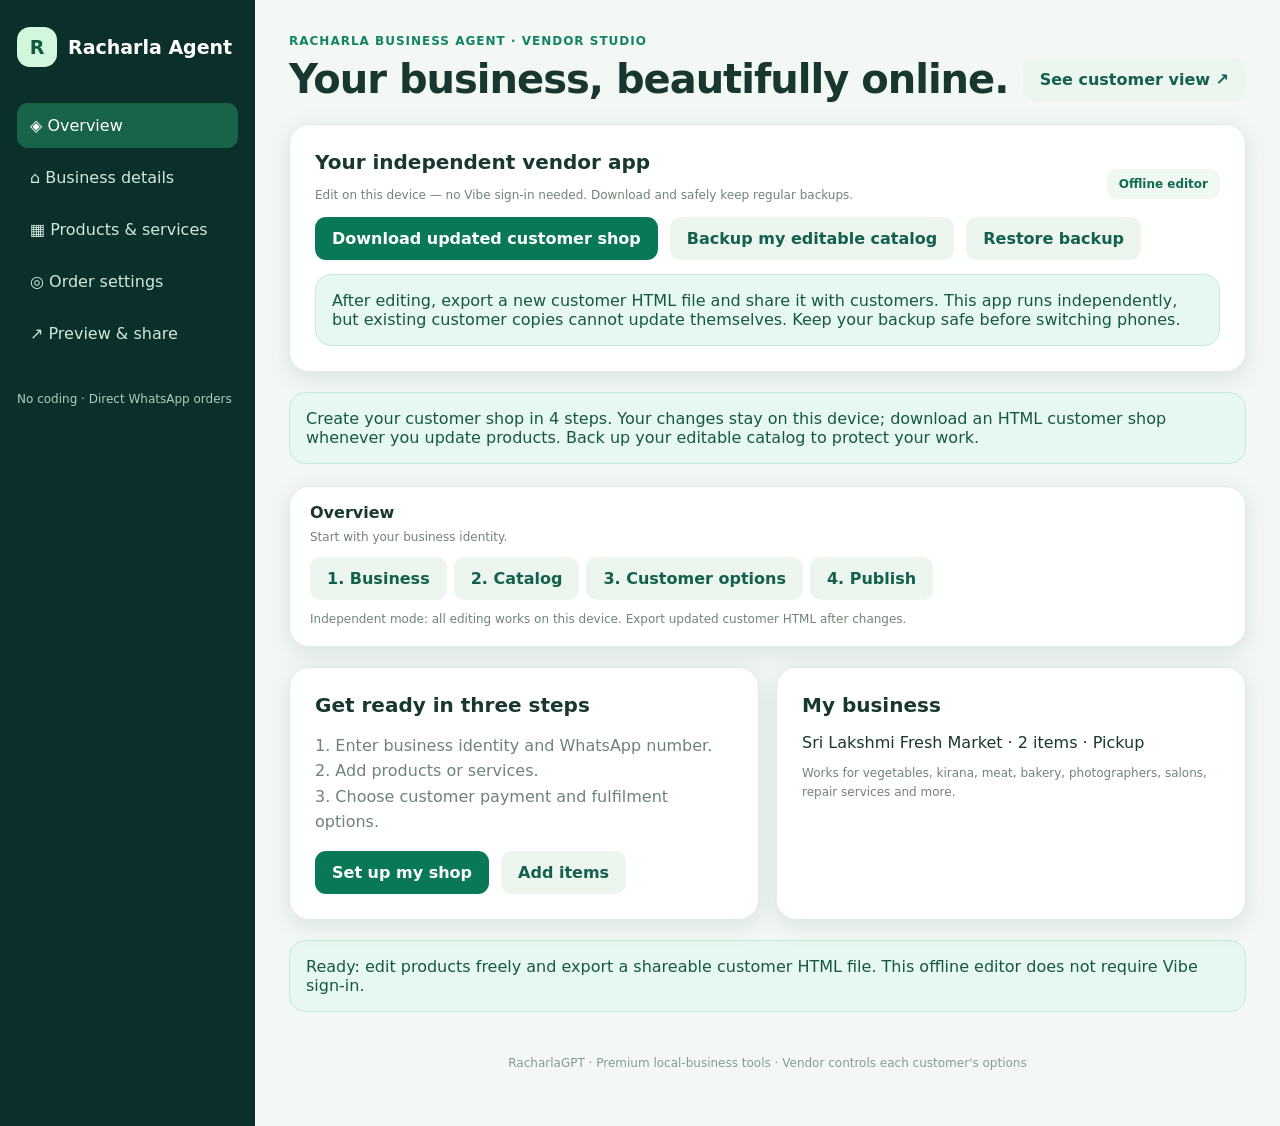
<file: business-agent/independent-vendor-app.html>
<!doctype html>
<html lang="en"><head><meta charset="utf-8"><meta name="viewport" content="width=device-width,initial-scale=1"><meta name="theme-color" content="#083f36"><meta name="description" content="Racharla Business Agent: beautiful business catalog and WhatsApp orders"><meta name="apple-mobile-web-app-capable" content="yes"><meta name="apple-mobile-web-app-status-bar-style" content="default"><meta name="apple-mobile-web-app-title" content="Racharla Shops"><title>My Business Agent — Independent Owner App</title>
<style>
:root{font-family:Inter,ui-sans-serif,system-ui,sans-serif;color:#18372e;background:#f4f8f5}*{box-sizing:border-box}body{margin:0}[hidden]{display:none!important}button,input,textarea,select{font:inherit}button{cursor:pointer}.layout{display:grid;grid-template-columns:255px minmax(0,1fr);min-height:100vh}aside{background:#0b302c;color:white;padding:27px 17px}.brand{display:flex;align-items:center;gap:11px;font-size:19px;font-weight:900;margin-bottom:36px}.logo{display:grid;place-items:center;background:#d2f7dc;color:#12583f;border-radius:13px;width:40px;height:40px}.side-btn{display:block;width:100%;margin:7px 0;text-align:left;border:0;border-radius:11px;background:transparent;color:#d0e8de;padding:13px}.side-btn.active,.side-btn:hover{background:#176448;color:white}main{padding:34px;max-width:1500px;width:100%;margin:auto}.topline{font-size:12px;color:#128462;font-weight:800;letter-spacing:1px}.heading{display:flex;align-items:center;justify-content:space-between;gap:12px;flex-wrap:wrap;margin:8px 0 22px}h1{font-size:clamp(26px,4vw,40px);margin:0;letter-spacing:-1px}h2{margin:0 0 16px;font-size:20px}p{color:#6e8378;line-height:1.6}.card{background:white;border:1px solid #e3ebe6;border-radius:20px;padding:25px;box-shadow:0 6px 24px #134e3420;margin-bottom:20px}.flex{display:flex;gap:12px;flex-wrap:wrap;align-items:center}.grid{display:grid;grid-template-columns:repeat(2,minmax(0,1fr));gap:17px}.fields{display:grid;grid-template-columns:repeat(2,minmax(0,1fr));gap:15px}.field{display:block;font-size:13px;font-weight:700;color:#355b4d}.field input,.field select,.field textarea{display:block;width:100%;background:#fcfefc;border:1px solid #dce8de;border-radius:10px;margin-top:7px;padding:12px;color:#18372e}.field.full{grid-column:1/-1}.btn{background:#087856;border:0;color:white;padding:12px 17px;border-radius:11px;font-weight:800}.btn.secondary{background:#ecf5ee;color:#13614b}.btn.danger{background:#feeceb;color:#a52621}.btn:disabled{opacity:.5}.notice{background:#e6f8ef;border:1px solid #c6ead5;border-radius:16px;padding:16px;color:#155840;margin-bottom:22px}.tabs{display:flex;gap:8px;flex-wrap:wrap}.tab{padding:9px 13px;border:1px solid #dceadf;border-radius:30px;color:#466d59;background:#fff}.tab.active{background:#146b51;color:white}.product{display:flex;gap:14px;align-items:center;padding:16px;border-bottom:1px solid #e7eee8}.product:last-child{border:0}.product img{width:70px;height:70px;object-fit:cover;border-radius:12px}.product span{flex:1}.product small{display:block;color:#758b7a;margin-top:4px}section[hidden]{display:none!important}.preview-item{background:white;border:1px solid #e5eee6;border-radius:17px;overflow:hidden}.preview-item img{width:100%;height:170px;object-fit:cover}.placeholder{height:170px;background:#eaf3ed;display:grid;place-items:center;font-size:56px}.preview-body{padding:17px}.preview-body strong{display:block;margin-bottom:7px}.price{font-weight:900;color:#0c785c}.help{font-size:12px;color:#718475}.choice{display:flex;align-items:center;gap:10px;padding:13px;border:1px solid #dbe9dd;border-radius:10px;margin-bottom:9px}.choice input{accent-color:#087856}.chip{background:#eff9f1;border-radius:10px;padding:8px 12px;color:#126b4e;font-size:12px;font-weight:800}.footer{text-align:center;color:#869b8f;padding:22px;font-size:12px}.shop{max-width:1050px;margin:auto;padding:22px}.shop-head{background:linear-gradient(125deg,#084936,#12886a);padding:36px;border-radius:23px;color:white;margin-bottom:25px}.shop-head h1{color:white}.shop-head p{color:#d4ebde}.cart{position:sticky;bottom:12px;background:#113f35;color:white;border-radius:15px;padding:15px;box-shadow:0 7px 28px #123c3277}.cart .btn{background:#daf8e6;color:#114d36}#message{position:fixed;bottom:16px;left:50%;transform:translateX(-50%);padding:12px 18px;border-radius:12px;background:#0d4f3b;color:white;display:none;z-index:9}@media(max-width:850px){.layout{display:block}aside{padding:13px}.brand{margin-bottom:10px}.side-btn{width:auto;display:inline-block;padding:10px}main{padding:16px}.grid,.fields{grid-template-columns:1fr}.shop{padding:12px}.card{padding:18px}}
.model-note{background:#f3f8ed;border:1px solid #d7e6cb;border-radius:12px;padding:12px;margin:12px 0;color:#335c46;font-size:13px}body[data-model="photography"] .shop-head{background:linear-gradient(120deg,#1b2536,#4d405c)}body[data-model="photography"] .preview-item{border-radius:5px}body[data-model="photography"] #buyerProducts{grid-template-columns:repeat(3,minmax(0,1fr))}body[data-model="salon"] .shop-head{background:linear-gradient(120deg,#5b254c,#b57791)}body[data-model="restaurant"] .shop-head,body[data-model="bakery"] .shop-head{background:linear-gradient(120deg,#713b21,#c8783a)}body[data-model="meat"] .shop-head{background:linear-gradient(120deg,#612922,#bd5643)}body[data-model="wholesale"] .shop-head{background:linear-gradient(120deg,#182e54,#386eae)}body[data-model="electronics"] .shop-head{background:linear-gradient(120deg,#182c52,#3479b9)}body[data-model="general"] .shop-head{background:linear-gradient(120deg,#084936,#12886a)}@media(max-width:850px){body[data-model="photography"] #buyerProducts{grid-template-columns:1fr}}</style></head><body>
<div id="studio" class="layout"><aside><div class="brand"><div class="logo">R</div> Racharla Agent</div><button class="side-btn active" data-page="dashboard">◈ Overview</button><button class="side-btn" data-page="business">⌂ Business details</button><button class="side-btn" data-page="products">▦ Products & services</button><button class="side-btn" data-page="settings">◎ Order settings</button><button class="side-btn" data-page="publish">↗ Preview & share</button><div style="margin-top:36px;font-size:12px;color:#aacfc1">No coding · Direct WhatsApp orders</div></aside>
<main><div class="topline">RACHARLA BUSINESS AGENT · VENDOR STUDIO</div><div class="heading"><button id="previousStep" class="btn secondary" type="button" hidden>← Previous step</button><h1 id="pageTitle">Your business, beautifully online.</h1><button class="btn secondary" id="preview">See customer view ↗</button></div>
<div class="card" id="offlineOwnerPanel"><div class="flex" style="justify-content:space-between"><div><h2 style="margin:0">Your independent vendor app</h2><p class="help">Edit on this device — no Vibe sign-in needed. Download and safely keep regular backups.</p></div><span class="chip">Offline editor</span></div><div class="flex"><button class="btn" id="offlineExport">Download updated customer shop</button><button class="btn secondary" id="offlineBackup">Backup my editable catalog</button><label class="btn secondary" style="cursor:pointer">Restore backup<input id="offlineRestore" type="file" accept=".json,application/json" hidden></label></div><div class="notice" style="margin-top:14px;margin-bottom:0">After editing, export a new customer HTML file and share it with customers. This app runs independently, but existing customer copies cannot update themselves. Keep your backup safe before switching phones.</div></div><div class="notice">Create your customer shop in 4 steps. Your changes stay on this device; download an HTML customer shop whenever you update products. Back up your editable catalog to protect your work.</div>
<div class="card" id="agentProgress" style="padding:16px 20px">
 <strong id="agentStepTitle">Step 1 of 4 · Business details</strong>
 <p id="agentStepDescription" class="help" style="margin:6px 0 10px">Enter your business name and WhatsApp number to get started.</p>
 <div class="flex" style="gap:7px"><button class="btn secondary" data-go="business">1. Business</button><button class="btn secondary" data-go="products">2. Catalog</button><button class="btn secondary" data-go="settings">3. Customer options</button><button class="btn secondary" data-go="publish">4. Publish</button></div>
 <p id="agentSalesState" class="help" style="margin:10px 0 0">You can preview for free. Download and share updated customer files without logging in. Automatic customer sync requires separate online hosting.</p>
</div>
<section data-panel="dashboard"><div class="grid"><div class="card"><h2>Get ready in three steps</h2><p>1. Enter business identity and WhatsApp number.<br>2. Add products or services.<br>3. Choose customer payment and fulfilment options.</p><div class="flex"><button class="btn" data-go="business">Set up my shop</button><button class="btn secondary" data-go="products">Add items</button></div></div><div class="card"><h2>My business</h2><div id="overview"></div><p class="help">Works for vegetables, kirana, meat, bakery, photographers, salons, repair services and more.</p></div></div></section>
<section data-panel="business" hidden><div class="card"><h2>Business identity</h2><label class="field full">Describe your business idea<textarea id="businessIdea" rows="3" maxlength="700" placeholder="Example: I own a photography studio. Wedding photoshoots, birthday packages, portfolio gallery, bookings by WhatsApp."></textarea></label><p><button type="button" class="btn secondary" id="generateModel">✦ Generate a business-specific design</button></p><div class="model-note" id="modelSummary">Choose a business idea to generate a tailored catalog, service or quotation layout. You can always edit the text and settings afterward.</div><div class="fields">
<label class="field">Shop or service name<input id="shopName" maxlength="90"></label><label class="field">Business category<select id="kind"><option value="shop">Shop / kirana / market</option><option value="food">Food / restaurant / meat</option><option value="service">Services / salon / photography</option><option value="wholesale">Wholesale / quotations</option></select></label>
<label class="field">WhatsApp number, international format<input id="phone" inputmode="tel" placeholder="919876543210"></label><label class="field">Full shop address (visible to customers)<textarea id="address" rows="2" maxlength="300" placeholder="Shop no., street, area, city, PIN / postal code" required></textarea></label>
<label class="field">Currency (ISO 4217)<input id="currency" maxlength="3" placeholder="INR"></label><label class="field">UPI ID (optional, INR only)<input id="upi" maxlength="120" placeholder="myshop@upi"></label>
<label class="field full">Merchant payment QR (optional; your own shop QR image)<input id="merchantQrFile" type="file" accept="image/png,image/jpeg,image/webp"></label><div class="help field full" id="merchantQrStatus">Only customers who choose QR payment will see this image. Verify it belongs to your business.</div><label class="field full">Shop banner / storefront photo (optional)<input id="bannerFile" type="file" accept="image/jpeg,image/png,image/webp"><small class="help">No photo? A beautiful branded banner will appear automatically. Never use a fake storefront photo.</small></label><div id="bannerStatus" class="help">Automatic branded banner selected</div><label class="field full">Short tagline<input id="tagline" maxlength="130"></label><label class="field full">About your business<textarea id="about" rows="3" maxlength="500"></textarea></label><label class="field full">Latest offer or announcement (optional)<textarea id="offerText" rows="2" maxlength="240" placeholder="Example: Fresh arrivals today · Weekend 10% off selected items"></textarea></label></div><p><button id="saveBusiness" class="btn">Save & continue to products →</button></p></div></section>
<section data-panel="products" hidden><div class="card"><h2>Your catalog</h2><div id="products"></div></div><div class="card"><h2 id="productEditorTitle">Add product or service</h2><div class="fields">
<label class="field">Name<input id="itemName" maxlength="90"></label><label class="field">Category<input id="itemCategory" maxlength="50" placeholder="Vegetables"></label><label class="field">Price<input id="itemPrice" type="number" step="0.01" min="0"></label><label class="field">Unit<select id="itemUnit"><option>piece</option><option>kg</option><option>packet</option><option>service</option><option>hour</option><option>package</option></select></label>
<label class="field">Stock available (blank = not tracked)<input id="itemStock" type="number" min="0" max="999999" step="1" placeholder="Example: 12"></label><label class="field full">Product photo (optional)<input type="file" id="itemPhoto" accept="image/png,image/jpeg,image/webp"></label></div><p><button class="btn" id="addItem">Add to catalog</button> <button class="btn secondary" id="cancelItemEdit" hidden>Cancel edit</button> <button class="btn secondary" id="continueFromProducts" type="button">Next: customer options →</button></p><p class="help">Photo files stay in browser storage. Back up your catalog before changing devices.</p></div></section>
<section data-panel="settings" hidden><div class="grid">
<div class="card"><h2>How customers receive orders</h2><label class="choice"><input id="pickup" type="checkbox"> Customer pickup / collect from shop</label><label class="choice"><input id="delivery" type="checkbox"> Delivery requests</label><label class="choice"><input id="appointment" type="checkbox"> Appointment / quotation enquiries (no pickup or delivery required)</label><p class="help">Pickup-only shops never show a delivery option or ask for a delivery address.</p></div>
<div class="card"><h2>Accepted payment preferences</h2><label class="choice"><input id="cashPickup" type="checkbox"> Cash on pickup</label><label class="choice"><input id="cashDelivery" type="checkbox"> Cash on delivery</label><label class="choice"><input id="directUpi" type="checkbox"> Pay to my UPI ID (India / INR)</label><label class="choice"><input id="showQr" type="checkbox"> Show my merchant QR to customers (India / INR)</label><p class="help">Cash on delivery appears only if delivery is enabled. UPI is a payment request, not verified by the platform.</p></div></div>
<div class="card"><button class="btn" id="saveSettings">Save & continue to preview →</button> <span class="help">Customers will only see what you allow.</span></div></section>
<section data-panel="publish" hidden><div class="card"><h2>Check and export customer shop</h2><p>Preview what a real buyer sees, including product cards, WhatsApp cart and shop-approved pickup and payment choices.</p><button class="btn" id="openShop">Open customer preview</button> <button class="btn secondary" id="exportData">Download catalog backup</button> <button class="btn secondary" id="agentExportHTML">Download customer-shop HTML</button><div class="fields" style="margin-top:18px" hidden><label class="field">Your public shop URL name<input id="agentSlug" disabled placeholder="my-business"></label><label class="field">Public visibility<select id="agentVisibility" disabled><option value="false">Private draft</option><option value="true">Publish shop</option></select></label></div><p><button class="btn" id="agentPublish" disabled hidden>Save & publish licensed shop</button></p><div class="help" id="agentShare">This independent app exports HTML; it does not publish or synchronize a public URL.</div><details class="card" style="margin-top:18px;background:#f8faf8"><summary style="cursor:pointer;font-weight:800">How to publish, share and keep customer apps updated</summary><p><strong>1.</strong> Sign in and activate your Business Agent license.<br><strong>2.</strong> Add your products, photos, prices and WhatsApp number.<br><strong>3.</strong> Choose a public shop address and select <strong>Publish shop</strong>.<br><strong>4.</strong> Click <strong>Save & publish</strong>, then copy the shop URL.<br><strong>5.</strong> Share it through WhatsApp or place it in your Instagram bio or story link.<br><strong>6.</strong> Edit and <strong>publish again</strong> when stock, prices or offers change. Customers see your latest hosted catalog after refresh.</p><p class="help">A downloaded HTML file is a snapshot, not a live shop. The installable Racharla Shops PWA uses one shared icon and remembers the last shop opened. Customers can accept Install or Dismiss where the browser supports it.</p></details><p class="help">A preview on your device is not a public shared catalog. A permanent public link requires secure hosting and account publishing.</p></div></section>
<div id="offlineNotice" role="status" class="notice">Ready: edit products freely and export a shareable customer HTML file. This offline editor does not require Vibe sign-in.</div><div class="footer">RacharlaGPT · Premium local-business tools · Vendor controls each customer's options</div></main></div>
<div id="shopView" class="shop" hidden><div class="shop-head"><img id="buyerCover" alt="Business cover" hidden style="width:100%;max-height:270px;object-fit:cover;border-radius:14px;margin-bottom:18px"><div id="buyerCoverDefault" style="padding:22px;background:linear-gradient(110deg,#ffffff25,#ffffff08);border:1px solid #ffffff30;border-radius:14px;margin-bottom:18px;font-size:34px">✦ <span style="font-size:15px;font-weight:800">WELCOME TO OUR BUSINESS</span></div><button class="btn secondary" id="backStudio">← Vendor studio</button><h1 id="buyerTitle"></h1><p id="buyerSubtitle"></p><div id="buyerAddress" class="chip"></div><p><a id="buyerDirections" target="_blank" rel="noopener noreferrer" style="color:#ecfff5;font-size:13px" hidden>View shop address on Maps ↗</a></p></div><div class="card" id="customerOffer" hidden style="background:#fff2d8;border-color:#f4d8a3"><strong>Special announcement</strong><p id="customerOfferText" style="margin:4px 0"></p></div><div class="notice" id="customerFreshnessNotice">Prices, product availability and offers may change. Refresh this shop before ordering; the seller confirms the final price and stock.</div><div class="flex" style="margin-bottom:16px"><button class="btn secondary" id="refreshCatalog" type="button">↻ Refresh latest prices and products</button><button class="btn secondary" id="customerShare" type="button">Share this shop</button><button class="btn secondary" id="customerInstall" type="button">Install / Add to Home Screen</button></div><div id="customerUpdateStatus" role="status" class="help" style="margin-bottom:14px"></div><div id="customerInstallBanner" class="card" hidden style="background:#eef9ef;border:1px solid #bedfc7"><div class="flex" style="justify-content:space-between"><div><strong>Keep this shop on your home screen</strong><div class="help">Install the shared Racharla Shops app; it remembers the last shop opened and refreshes when online</div></div><div class="flex"><button class="btn" id="installBannerAction" type="button">Install shop shortcut</button><button class="btn secondary" id="installBannerDismiss" type="button">Dismiss</button></div></div></div><div id="installHelp" class="card" hidden><strong>Add this shop to your phone</strong><p id="installInstructions" class="help">On iPhone, use Share → Add to Home Screen. On Android, open the browser menu → Install app or Add to Home Screen. Availability varies by browser.</p><div class="flex"><button class="btn secondary" id="installDismiss" type="button">Dismiss</button></div></div><h2 id="buyerSectionTitle">Browse our selection</h2><div id="buyerProducts" class="grid"></div><div class="card" id="buyerCart"><h2 id="cartHeading">Your order</h2><div id="cartLines"></div><p id="cartTotal" style="font-weight:900"></p><div class="fields"><label class="field">Fulfilment<select id="buyerFulfil"></select></label><label class="field">Payment preference<select id="buyerPayment"></select></label><div id="buyerPayDetails" class="field full" hidden><p class="help">First send your order on WhatsApp and confirm the total with the business. Never pay unless the recipient matches the shop owner. The platform cannot verify your payment.</p><img id="buyerQrImage" alt="Shop owner supplied payment QR" style="display:none;width:190px;max-width:100%;border-radius:12px;border:1px solid #dde6df"><div class="flex"><span id="buyerUpiDetails"></span><button id="buyerUpiOpen" class="btn secondary" type="button" hidden>Open UPI app</button><button id="buyerUpiCopy" class="btn secondary" type="button" hidden>Copy UPI ID</button></div></div><label class="field" id="deliveryAddressRow">Delivery address<textarea id="buyerDeliveryAddress" rows="2"></textarea></label><label class="field">Your name (optional)<input id="buyerName" maxlength="80"></label><label class="field full">Note (optional)<input id="buyerNote" maxlength="200"></label></div><p><button id="waOrder" class="btn">Continue to WhatsApp ↗</button></p><p class="help">WhatsApp opens a prepared message. Tap Send to contact the seller. The seller confirms stock, fulfilment and payment. No payment is automatically verified.</p></div></div>
<div id="message" role="status"></div>
<script>window.RA_OWNER_SEED=null;</script>
<script>
(function(){
"use strict";
var key="rg_business_agent_branch_20261103";
var defaults={idea:"",model:"general",appointment:false,offerText:"",name:"Sri Lakshmi Fresh Market",kind:"shop",phone:"",address:"",currency:"INR",upi:"",merchantQr:"",showQr:false,bannerImage:"",tagline:"Fresh picks, simple ordering",about:"Browse our products and order straight through WhatsApp.",pickup:true,delivery:false,cashPickup:true,cashDelivery:false,directUpi:false,products:[{id:"demo-tomato",name:"Tomatoes",category:"Vegetables",unit:"kg",price:35,available:true,image:""},{id:"demo-onion",name:"Onions",category:"Vegetables",unit:"kg",price:42,available:true,image:""}]};
var d=defaults;var restored=false;try{var v=JSON.parse(localStorage.getItem(key));if(v&&typeof v==="object"&&Array.isArray(v.products)){d=Object.assign({},defaults,v);restored=true}}catch(e){}if(!restored&&window.RA_OWNER_SEED&&Array.isArray(window.RA_OWNER_SEED.products))d=Object.assign({},defaults,window.RA_OWNER_SEED);
function el(id){return document.getElementById(id)}
function toast(t){el("message").textContent=t;el("message").style.display="block";setTimeout(function(){el("message").style.display="none"},3500)}
function save(){try{localStorage.setItem(key,JSON.stringify(d))}catch(e){toast("Storage full. Please download a backup.")}}
function escapeHTML(s){return String(s==null?"":s).replace(/[&<>"']/g,function(ch){return {"&":"&amp;","<":"&lt;",">":"&gt;",'"':"&quot;","'":"&#39;"}[ch]})}
function money(v){try{return new Intl.NumberFormat("en-IN",{style:"currency",currency:d.currency||"INR"}).format(v)}catch(e){return String(v)+" "+d.currency}}
function modelConfig(m){return ({vegetables:{title:"Farm-fresh picks",tag:"Fresh produce, transparent prices and easy WhatsApp orders.",about:"Explore seasonal vegetables and fruits. Request collection or delivery based on shop availability.",action:"Add to basket"},kirana:{title:"Daily essentials",tag:"Your neighbourhood essentials, one message away.",about:"Shop groceries and household essentials with clear quantities and prices.",action:"Add to basket"},meat:{title:"Fresh cuts & packs",tag:"Quality fresh meat and convenient pickup orders.",about:"Choose fresh chicken or meat cuts, quantities and collection preferences.",action:"Select cut"},restaurant:{title:"Our menu",tag:"Delicious flavours made fresh for you.",about:"Browse our menu and send your order directly to our kitchen.",action:"Add to order"},bakery:{title:"Freshly baked",tag:"Treats, cakes and custom celebrations.",about:"Explore bakery favourites and ask us about custom cakes.",action:"Choose"},salon:{title:"Our beauty & wellness services",tag:"Feel your best. Explore our signature services.",about:"Discover salon treatments and contact us on WhatsApp to request a suitable appointment.",action:"Enquire"},photography:{title:"Portfolio & photo packages",tag:"Beautiful moments, thoughtfully captured.",about:"Browse our photography collections and enquire about dates and packages.",action:"Enquire"},wholesale:{title:"Trade catalog & quotations",tag:"Bulk sourcing made simple for your business.",about:"Explore our wholesale range and request pricing and quantities.",action:"Request quote"},electronics:{title:"Explore products",tag:"Smart gadgets and reliable service, locally.",about:"Discover devices and accessories or enquire about availability.",action:"Enquire"},general:{title:"Browse our selection",tag:"Discover our products and services.",about:"Explore our catalog and message us to order or enquire.",action:"Add +"}})[m]||({title:"Browse our selection",tag:"Discover our products and services.",about:"Explore our catalog and message us.",action:"Add +"})}
function guessModel(idea){var t=String(idea||"").toLowerCase();if(/photograph|photoshoot|videograph|camera studio|wedding photo|portrait/.test(t))return "photography";if(/salon|beauty|spa|haircut|barber|makeup|make-up/.test(t))return "salon";if(/chicken|mutton|meat|fish|seafood|butcher/.test(t))return "meat";if(/restaurant|hotel food|tiffin|biryani|food stall|cafe|café|fast food|mess/.test(t))return "restaurant";if(/baker|cake|pastry|bread shop/.test(t))return "bakery";if(/wholesale|bulk|distributor|b2b|supplier/.test(t))return "wholesale";if(/electronic|mobile phone|gadget|computer repair|laptop/.test(t))return "electronics";if(/vegetable|fruit|farm|fresh produce|sabzi|organic produce/.test(t))return "vegetables";if(/kirana|grocery|supermarket|provision|general store|household/.test(t))return "kirana";return "general"}
window.RA_exportShop=function(){return JSON.parse(JSON.stringify(d))};window.RA_importShop=function(next){if(!next||typeof next!=="object"||!Array.isArray(next.products))return;d=Object.assign({},defaults,next);["shopName","kind","phone","address","currency","upi","tagline","about","offerText"].forEach(function(k){var map={shopName:"name"};el(k).value=d[map[k]||k]||""});["pickup","delivery","appointment","cashPickup","cashDelivery","directUpi","showQr"].forEach(function(k){el(k).checked=!!d[k]});save();screen("dashboard")};window.RA_openPublicShop=function(next){if(!next||!Array.isArray(next.products))throw Error("Shop not found");d=Object.assign({},defaults,next);el("backStudio").hidden=true;el("preview").hidden=true;openBuyer()};
const flow=["dashboard","business","products","settings","publish"];let currentStep="dashboard";
function screen(s,fromHistory){if(!flow.includes(s))s="dashboard";if(!fromHistory&&s!==currentStep){try{history.pushState({rbaStep:s,rbaPrevious:currentStep,rbaDepth:(Number(history.state?.rbaDepth)||0)+1},"",location.pathname+location.search+"#"+s)}catch(e){}}currentStep=s;var steps={dashboard:[0,"Overview","Start with your business identity."],business:[1,"Business identity","Save to automatically continue to products and services."],products:[2,"Products & services","Add items, prices and photos. Then continue to payment and fulfilment choices."],settings:[3,"Customer options","Set pickup, delivery, WhatsApp and payment methods, then continue to preview."],publish:[4,"Preview, buy and publish","Preview and download your customer-shop file. Share that file as a WhatsApp document or host it yourself. Existing copies are not live-synced."]};var step=steps[s]||steps.dashboard;el("agentStepTitle").textContent=step[0]?"Step "+step[0]+" of 4 · "+step[1]:step[1];el("agentStepDescription").textContent=step[2];document.querySelectorAll("[data-panel]").forEach(function(x){x.hidden=x.dataset.panel!==s});document.querySelectorAll(".side-btn").forEach(function(x){x.classList.toggle("active",x.dataset.page===s)});el("pageTitle").textContent=({dashboard:"Your business, beautifully online.",business:"Business identity",products:"Products & services",settings:"Order and payment choices",publish:"Preview and share"})[s];el("previousStep").hidden=s==="dashboard";render();var panel=document.querySelector('[data-panel="'+s+'"]');if(panel&&s!=="dashboard")panel.scrollIntoView({behavior:"smooth",block:"start"});else window.scrollTo({top:0,behavior:"smooth"})}
el("previousStep").onclick=function(){var index=flow.indexOf(currentStep);if(index<=0)return;var prev=flow[index-1];if(history.state?.rbaPrevious===prev&&Number(history.state?.rbaDepth)>0){history.back();return}try{history.replaceState({...history.state,rbaStep:prev,rbaPrevious:null},"",location.pathname+location.search+"#"+prev)}catch(e){}screen(prev,true)};
window.addEventListener("popstate",function(e){var step=e.state?.rbaStep||decodeURIComponent(location.hash.slice(1));if(step==="customer"){openBuyer(true);return}if(!flow.includes(step))step="dashboard";el("shopView").hidden=true;el("studio").hidden=false;screen(step,true)});
var editingId=null;
function render(){
 el("bannerStatus").textContent=d.bannerImage?"Shop banner ready. You can replace it anytime.":"Automatic branded shop banner will be used.";el("merchantQrStatus").textContent=d.merchantQr?"Merchant QR ready. Replace it by uploading another image.":"No merchant QR uploaded.";
 el("businessIdea").value=d.idea||"";
 el("modelSummary").textContent="Selected style: "+(d.model||"general")+" · "+modelConfig(d.model||"general").title+". You can edit any generated text.";
 el("overview").textContent=d.name+" · "+d.products.length+" items · "+(d.pickup?"Pickup ":"")+(d.delivery?"Delivery":"")+(d.appointment?" Enquiries":"");
 el("products").innerHTML=d.products.map(function(p){return '<div class="product">'+(p.image?'<img alt="" src="'+escapeHTML(p.image)+'">':"🛍")+'<span><strong>'+escapeHTML(p.name)+'</strong><small>'+escapeHTML(p.category)+" · "+money(p.price)+"/"+escapeHTML(p.unit)+" · "+(p.available===false||p.stock===0?"Out of stock":p.stock==null?"Available":"Stock "+p.stock)+'</small></span><button class="btn secondary" data-edit="'+escapeHTML(p.id)+'">Edit</button><button class="btn secondary" data-toggle="'+escapeHTML(p.id)+'">'+(p.available===false?"Restock":"Pause")+'</button><button class="btn danger" data-remove="'+escapeHTML(p.id)+'">Remove</button></div>'}).join("");
 el("products").querySelectorAll("[data-remove]").forEach(function(b){b.onclick=function(){if(!confirm("Remove this item from your catalog?"))return;d.products=d.products.filter(function(p){return p.id!==b.dataset.remove});save();render()}});
 el("products").querySelectorAll("[data-edit]").forEach(function(b){b.onclick=function(){var p=d.products.find(function(x){return x.id===b.dataset.edit});if(!p)return;editingId=p.id;el("itemName").value=p.name;el("itemCategory").value=p.category;el("itemPrice").value=p.price;el("itemUnit").value=p.unit;el("itemStock").value=p.stock==null?"":p.stock;el("productEditorTitle").textContent="Edit "+p.name;el("addItem").textContent="Save changes";el("cancelItemEdit").hidden=false;el("itemName").scrollIntoView({behavior:"smooth",block:"center"})}});
 el("products").querySelectorAll("[data-toggle]").forEach(function(b){b.onclick=function(){var p=d.products.find(function(x){return x.id===b.dataset.toggle});if(!p)return;if(p.stock===0&&!p.available){toast("Update stock quantity before restocking.");return}p.available=p.available===false;save();render()}});
}
function clearItemEditor(){editingId=null;["itemName","itemCategory","itemPrice","itemStock","itemPhoto"].forEach(function(k){el(k).value=""});el("productEditorTitle").textContent="Add product or service";el("addItem").textContent="Add to catalog";el("cancelItemEdit").hidden=true}
el("cancelItemEdit").onclick=clearItemEditor;
el("continueFromProducts").onclick=function(){if(!d.products.length)return toast("Add at least one product or service before continuing.");screen("settings")};
document.querySelectorAll("[data-page]").forEach(function(b){b.onclick=function(){screen(b.dataset.page)}});document.querySelectorAll("[data-go]").forEach(function(b){b.onclick=function(){screen(b.dataset.go)}});
["shopName","kind","phone","address","currency","upi","tagline","about","offerText"].forEach(function(k){var map={shopName:"name"};el(k).value=d[map[k]||k]||""});
el("generateModel").onclick=function(){var idea=el("businessIdea").value.trim();if(idea.length<8)return toast("Describe your business in a sentence.");var model=guessModel(idea),c=modelConfig(model);d.idea=idea;d.model=model;if(d.products.length===2&&d.products.every(function(p){return p.id==="demo-tomato"||p.id==="demo-onion"}))d.products=[];d.kind=["salon","photography"].includes(model)?"service":model==="wholesale"?"wholesale":["meat","restaurant","bakery"].includes(model)?"food":"shop";d.tagline=c.tag;d.about=c.about;el("kind").value=d.kind;el("tagline").value=c.tag;el("about").value=c.about;if(model==="salon"||model==="photography"||model==="wholesale"){d.pickup=false;d.delivery=false;d.appointment=true;d.cashPickup=false;d.cashDelivery=false;el("pickup").checked=false;el("delivery").checked=false;el("appointment").checked=true;el("cashPickup").checked=false;el("cashDelivery").checked=false;}save();render();toast("Your "+model+" design is ready. Review and save your business details.");};
el("saveBusiness").onclick=function(){d.idea=el("businessIdea").value.trim();var phone=el("phone").value.replace(/\D/g,"");if(phone.length<8||phone.length>15)return toast("Enter a WhatsApp number with international country code.");var cur=el("currency").value.trim().toUpperCase();if(!/^[A-Z]{3}$/.test(cur))return toast("Enter a valid 3-letter currency code.");if(el("address").value.trim().length<12)return toast("Please enter a full street/area and city address, not only a city name.");["kind","address","upi","tagline","about","offerText"].forEach(function(k){d[k]=el(k).value.trim()});d.name=el("shopName").value.trim().slice(0,90)||"My Business";d.phone=phone;d.currency=cur;if(cur!=="INR"){d.directUpi=false;d.showQr=false;}save();render();toast("Business details saved. Step 2: add your products or services.");screen("products")};
["pickup","delivery","appointment","cashPickup","cashDelivery","directUpi","showQr"].forEach(function(k){el(k).checked=!!d[k]});
el("bannerFile").onchange=function(){var f=this.files&&this.files[0];if(!f)return;if(!/^image\/(jpeg|png|webp)$/.test(f.type)||f.size>4000000)return toast("Use a JPG, PNG or WebP banner under 4 MB.");var reader=new FileReader;reader.onload=function(){d.bannerImage=String(reader.result||"");save();render();toast("Your shop banner is ready.")};reader.onerror=function(){toast("Could not read the banner image.")};reader.readAsDataURL(f)};
el("merchantQrFile").onchange=async function(){var file=this.files&&this.files[0];if(!file)return;if(!/^image\/(png|jpeg|webp)$/.test(file.type)||file.size>1500000){toast("Use a PNG, JPEG or WebP QR image below 1.5 MB");this.value="";return;}var reader=new FileReader;reader.onload=function(){d.merchantQr=String(reader.result||"");save();render();toast("Merchant QR saved to this device. Publish to share with customers.")};reader.readAsDataURL(file)};
el("saveSettings").onclick=function(){var pickup=el("pickup").checked,delivery=el("delivery").checked,appointment=el("appointment").checked;if(!pickup&&!delivery&&!appointment)return toast("Enable pickup, delivery or appointment enquiries.");d.pickup=pickup;d.delivery=delivery;d.appointment=appointment;d.cashPickup=pickup&&el("cashPickup").checked;d.cashDelivery=delivery&&el("cashDelivery").checked;d.directUpi=d.currency==="INR"&&el("directUpi").checked;d.showQr=d.currency==="INR"&&el("showQr").checked;if(d.directUpi&&!/^[a-zA-Z0-9._-]{2,100}@[a-zA-Z0-9.-]{2,60}$/.test(d.upi))return toast("Enter a valid shop UPI ID first.");if(d.showQr&&!d.merchantQr)return toast("Upload your merchant QR image first.");if(!d.cashPickup&&!d.cashDelivery&&!d.directUpi&&!d.showQr&&!appointment)return toast("Enable at least one payment option or enquiry mode.");save();toast("Customer options saved. Step 4: preview and export an updated customer shop.");screen("publish")};
el("addItem").onclick=async function(){
 var name=el("itemName").value.trim(),price=Number(el("itemPrice").value),rawStock=el("itemStock").value.trim(),stock=rawStock===""?null:Number(rawStock);
 if(!name||el("itemPrice").value.trim()===""||!Number.isFinite(price)||price<0||price>10000000)return toast("Enter item name and a valid price.");
 if(stock!==null&&(!Number.isInteger(stock)||stock<0||stock>999999))return toast("Stock must be a whole number from 0 to 999999.");
 var file=el("itemPhoto").files[0],image=null;
 if(file){if(!/^image\/(png|jpeg|webp)$/.test(file.type)||file.size>5000000)return toast("Use a PNG, JPEG or WebP under 5MB");
 image=await new Promise(function(resolve){var reader=new FileReader;reader.onload=function(){resolve(String(reader.result))};reader.onerror=function(){resolve(null)};reader.readAsDataURL(file)})}
 var existing=editingId?d.products.find(function(p){return p.id===editingId}):null;
 var item={id:existing?existing.id:(globalThis.crypto&&crypto.randomUUID?crypto.randomUUID():"item-"+Date.now()),name:name.slice(0,90),category:el("itemCategory").value.trim().slice(0,50)||"General",price:price,unit:el("itemUnit").value,stock:stock,available:stock===0?false:(existing?existing.available!==false:true),image:image||existing?.image||""};
 if(existing)Object.assign(existing,item);else d.products.push(item);
 save();clearItemEditor();render();toast(existing?"Product updated":"Product added");
};
var cart={};
function openBuyer(fromHistory){if(!fromHistory&&!el("backStudio").hidden){try{history.pushState({rbaStep:"customer",rbaPrevious:currentStep,rbaDepth:(Number(history.state?.rbaDepth)||0)+1},"",location.pathname+location.search+"#customer")}catch(e){}}el("studio").hidden=true;el("shopView").hidden=false;document.body.dataset.model=d.model||"general";el("buyerSectionTitle").textContent=modelConfig(d.model||"general").title;el("cartHeading").textContent=["salon","photography","wholesale"].includes(d.model)?"Your enquiry":"Your order";el("buyerTitle").textContent=d.name;el("buyerSubtitle").textContent=d.tagline||d.about;el("buyerAddress").textContent=d.address||"Ask the owner for the shop address";var cover=el("buyerCover");var validCover=typeof d.bannerImage==="string"&&/^(https:\/\/|data:image\/(jpeg|png|webp);base64,)/.test(d.bannerImage);cover.hidden=!validCover;el("buyerCoverDefault").hidden=validCover;if(validCover)cover.src=d.bannerImage;else cover.removeAttribute("src");el("buyerCoverDefault").querySelector("span").textContent=d.name||"Welcome to our business";var directions=el("buyerDirections");directions.hidden=!d.address;if(d.address)directions.href="https://www.google.com/maps/search/?api=1&query="+encodeURIComponent(d.address);el("customerOffer").hidden=!d.offerText;el("customerOfferText").textContent=d.offerText||"";cart={};el("buyerProducts").innerHTML=d.products.filter(function(p){return p.available!==false&&p.stock!==0}).map(function(p){return '<article class="preview-item">'+(p.image?'<img alt="" src="'+escapeHTML(p.image)+'">':'<div class="placeholder">🛍</div>')+'<div class="preview-body"><strong>'+escapeHTML(p.name)+'</strong><p>'+escapeHTML(p.category)+" · "+escapeHTML(p.unit)+'</p><span class="price">'+money(p.price)+'</span> <button class="btn" data-add="'+escapeHTML(p.id)+'">'+escapeHTML(modelConfig(d.model||"general").action)+'</button></div></article>'}).join("");el("buyerProducts").querySelectorAll("[data-add]").forEach(function(b){b.onclick=function(){var product=d.products.find(function(p){return p.id===b.dataset.add});if(!product)return;if(product.stock!=null&&cart[b.dataset.add]>=product.stock)return toast("Only "+product.stock+" available");cart[b.dataset.add]=(cart[b.dataset.add]||0)+1;showCart()}});
var f=[];if(d.pickup)f.push(["pickup","Collect from shop"]);if(d.delivery)f.push(["delivery","Delivery request"]);if(d.appointment)f.push(["appointment",d.model==="wholesale"?"Request quotation":"Appointment / service enquiry"]);el("buyerFulfil").innerHTML=f.map(function(o){return '<option value="'+o[0]+'">'+o[1]+"</option>"}).join("");updatePayment();el("buyerFulfil").onchange=updatePayment;el("buyerPayment").onchange=renderPayment;renderPayment();showCart();window.scrollTo(0,0)}
function updatePayment(){var f=el("buyerFulfil").value,opts=[];if(f==="pickup"&&d.cashPickup)opts.push(["cash_pickup","Cash on pickup"]);if(f==="delivery"&&d.cashDelivery)opts.push(["cash_delivery","Cash on delivery"]);if(d.directUpi&&d.currency==="INR"&&d.upi)opts.push(["upi","Pay directly to shop UPI (seller confirms)"]);if(d.showQr&&d.currency==="INR"&&d.merchantQr)opts.push(["qr","Scan merchant QR (seller confirms)"]);if(f==="appointment")opts.push(["confirm","Discuss payment with the business"]);el("buyerPayment").innerHTML=opts.map(function(o){return '<option value="'+o[0]+'">'+o[1]+"</option>"}).join("");el("deliveryAddressRow").hidden=f!=="delivery";el("waOrder").disabled=!opts.length;renderPayment()}
function renderPayment(){var type=el("buyerPayment").value,show=type==="upi"||type==="qr";el("buyerPayDetails").hidden=!show;el("buyerUpiDetails").textContent=type==="upi"?"Shop UPI ID: "+String(d.upi||""):"Owner-provided merchant QR — confirm recipient with shop";el("buyerUpiOpen").hidden=type!=="upi";el("buyerUpiCopy").hidden=type!=="upi";var image=el("buyerQrImage");image.style.display=type==="qr"&&d.merchantQr?"block":"none";if(type==="qr"&&d.merchantQr&&/^(data:image\/(png|jpeg|webp);base64,|https:\/\/)/.test(d.merchantQr))image.src=d.merchantQr;else image.removeAttribute("src");}
el("buyerUpiCopy").onclick=function(){if(d.upi&&navigator.clipboard)navigator.clipboard.writeText(d.upi).then(function(){toast("Shop UPI ID copied")}).catch(function(){toast("Copy the displayed UPI ID manually")})};
el("buyerUpiOpen").onclick=function(){if(!/^[a-zA-Z0-9._-]{2,100}@[a-zA-Z0-9.-]{2,60}$/.test(d.upi||""))return toast("Invalid shop UPI ID");var uri="upi://pay?pa="+encodeURIComponent(d.upi)+"&pn="+encodeURIComponent(d.name)+"&cu=INR&tn="+encodeURIComponent("Confirm total with "+d.name);location.href=uri};
function showCart(){var total=0,items=d.products.filter(function(p){return cart[p.id]>0});el("cartLines").innerHTML=items.map(function(p){var n=cart[p.id];total+=p.price*n;return '<div class="product"><span>'+escapeHTML(p.name)+" × "+n+"</span><strong>"+money(p.price*n)+'</strong><button class="btn secondary" data-minus="'+escapeHTML(p.id)+'">−</button></div>'}).join("");el("cartLines").querySelectorAll("[data-minus]").forEach(function(b){b.onclick=function(){cart[b.dataset.minus]=Math.max(0,cart[b.dataset.minus]-1);showCart()}});el("cartTotal").textContent="Estimated total: "+money(total)}
el("waOrder").onclick=async function(){if(typeof window.RA_beforeOrder==="function"){var latest=await window.RA_beforeOrder();if(!latest)return;}var products=d.products.filter(function(p){return cart[p.id]>0});if(!products.length)return toast("Add at least one item");if(!/^\d{8,15}$/.test(d.phone))return toast("Owner must set a valid WhatsApp number.");var f=el("buyerFulfil").value,pay=el("buyerPayment").value;if(!f||!pay)return toast("No payment option available.");var address=el("buyerDeliveryAddress").value.trim();if(f==="delivery"&&!address)return toast("Enter your delivery address.");var total=products.reduce(function(n,p){return n+cart[p.id]*p.price},0);var lines=["Hello "+d.name+", "+(["salon","photography","wholesale"].includes(d.model)?"I would like to enquire about:":"I would like to order:"),...products.map(function(p,i){return (i+1)+". "+p.name+" × "+cart[p.id]+" "+p.unit+" = "+money(p.price*cart[p.id])}),"Estimated total: "+money(total),"Fulfilment: "+(f==="pickup"?"Customer pickup":f==="delivery"?"Delivery request":"Service / quotation enquiry"),"Payment preference: "+el("buyerPayment").selectedOptions[0].textContent];if(f==="delivery")lines.push("Delivery address: "+address);if(pay==="upi"&&d.upi)lines.push("Please confirm your UPI ID: "+d.upi);if(pay==="qr")lines.push("Please confirm merchant QR recipient before payment.");if(el("buyerName").value.trim())lines.push("Name: "+el("buyerName").value.trim());if(el("buyerNote").value.trim())lines.push("Note: "+el("buyerNote").value.trim());lines.push("Please confirm availability and final total.");window.open("https://wa.me/"+d.phone+"?text="+encodeURIComponent(lines.join("\n")),"_blank","noopener,noreferrer")};
el("backStudio").onclick=function(){if(history.state?.rbaStep==="customer"){history.back();return}el("shopView").hidden=true;el("studio").hidden=false};el("preview").onclick=el("openShop").onclick=openBuyer;
el("exportData").onclick=function(){var blob=new Blob([JSON.stringify(d,null,2)],{type:"application/json"}),a=document.createElement("a");a.href=URL.createObjectURL(blob);a.download="racharla-agent-catalog-backup.json";a.click();setTimeout(function(){URL.revokeObjectURL(a.href)},1000)};
var initialStep=decodeURIComponent(location.hash.slice(1));if(!flow.includes(initialStep))initialStep="dashboard";try{history.replaceState({rbaStep:initialStep,rbaPrevious:null,rbaDepth:0},"",location.href)}catch(e){}screen(initialStep,true);
})();
</script><script>
(function(){
"use strict";
const $=id=>document.getElementById(id);
const originalTemplate="\u003c!doctype html>\u003chtml lang=\"en\">\u003chead>\u003cmeta charset=\"utf-8\">\u003cmeta name=\"viewport\" content=\"width=device-width,initial-scale=1\">\u003cmeta name=\"theme-color\" content=\"#133e33\">\u003ctitle>My Business Catalog\u003c/title>\n\u003cstyle>\n*{box-sizing:border-box}body{margin:0;font-family:Inter,ui-sans-serif,system-ui,sans-serif;background:#f7f7f3;color:#152c24}h1,h2{letter-spacing:-.03em}h1{font-size:clamp(2rem,5vw,4.7rem);margin:12px 0}h2{font-size:1.65rem;margin:0 0 18px}.header{background:linear-gradient(125deg,#0b3a31,#19775f);color:#fff}.head-inner{max-width:1150px;margin:auto;padding:18px 22px 70px}.nav{display:flex;justify-content:space-between;align-items:center;gap:10px}.nav strong{font-size:1.25rem}.chip{border:1px solid #ffffff66;color:#fff;border-radius:999px;padding:9px 13px;font-size:12px}.hero{max-width:700px;padding-top:70px}.hero p{font-size:1.14rem;color:#deeee8;line-height:1.65}.btn{background:#fff;color:#16543e;padding:12px 18px;border:0;border-radius:10px;font:inherit;font-weight:800;cursor:pointer}.btn.green{background:#117c5b;color:#fff}.btn.outline{border:1px solid #cdded4;background:transparent;color:#164f39}.container{max-width:1150px;margin:0 auto;padding:32px 22px}.features{display:flex;gap:10px;flex-wrap:wrap;margin-top:22px}.features span{border:1px solid #ffffff55;border-radius:20px;padding:7px 10px;font-size:12px;color:#d4ede0}.products{display:grid;grid-template-columns:repeat(3,minmax(0,1fr));gap:20px}.product{background:white;border:1px solid #e4ebe4;border-radius:20px;overflow:hidden;box-shadow:0 3px 14px #143a2411}.product img,.fallback{width:100%;aspect-ratio:1.4;object-fit:cover}.fallback{display:grid;place-items:center;background:#eff4ee;font-size:55px}.details{padding:18px}.details strong{font-size:17px}.muted{color:#677b70;font-size:13px}.price{font-size:20px;font-weight:900;color:#0a6a4e;margin:12px 0}.details .btn{width:100%}.card{background:white;border:1px solid #dfebe2;border-radius:19px;padding:20px;margin:22px 0}.cart-line{display:flex;align-items:center;justify-content:space-between;border-bottom:1px solid #e5ede7;gap:10px;padding:13px 0}.cart-line:last-child{border:0}.cart-line button{border:0;background:#eaf5ec;color:#176443;border-radius:8px;padding:7px 10px}.fields{display:grid;grid-template-columns:1fr 1fr;gap:14px}.field{font-weight:700;font-size:13px}.field input,.field select,.field textarea{width:100%;display:block;border-radius:9px;border:1px solid #d9e6dc;padding:11px;font:inherit;margin-top:6px}.field.full{grid-column:1/-1}.sum{font-size:19px;font-weight:900;margin:18px 0}.foot{padding:35px;text-align:center;background:#112f27;color:#c3d7cb;margin-top:25px}.foot p{margin:8px}.alert{color:#a52528;font-size:14px}body[data-model=photography] .header{background:linear-gradient(115deg,#141218,#5e4a35)}body[data-model=photography] .product{border-radius:5px}body[data-model=salon] .header{background:linear-gradient(115deg,#42263b,#9d5479)}body[data-model=restaurant] .header,body[data-model=bakery] .header{background:linear-gradient(115deg,#572d1b,#ba5d31)}body[data-model=wholesale] .header{background:linear-gradient(115deg,#16304f,#3d76ac)}@media(max-width:800px){.products{grid-template-columns:repeat(2,minmax(0,1fr))}}@media(max-width:520px){.products,.fields{grid-template-columns:1fr}.head-inner{padding-bottom:42px}.hero{padding-top:36px}}\n\u003c/style>\u003c/head>\u003cbody>\u003cheader class=\"header\">\u003cdiv class=\"head-inner\">\u003cdiv class=\"nav\">\u003cstrong id=\"businessName\">Your Business\u003c/strong>\u003cspan class=\"chip\">Direct WhatsApp orders\u003c/span>\u003c/div>\u003cdiv class=\"hero\">\u003cimg id=\"shopBannerPhoto\" alt=\"Business shop banner\" hidden style=\"width:100%;max-height:300px;object-fit:cover;border-radius:19px;margin-bottom:24px\">\u003cdiv id=\"shopBannerAuto\" style=\"padding:26px;border-radius:19px;background:#ffffff24;border:1px solid #ffffff45;font-size:28px;margin-bottom:22px\">\u003cspan id=\"autoBannerName\">Welcome\u003c/span> ✦\u003c/div>\u003cdiv class=\"muted\" style=\"color:#c5e8d9\" id=\"location\">\u003c/div>\u003ch1 id=\"headline\">Welcome\u003c/h1>\u003cp id=\"about\">\u003c/p>\u003cbutton class=\"btn\" id=\"explore\">Explore our catalog ↓\u003c/button>\u003c/div>\u003cdiv id=\"features\" class=\"features\">\u003c/div>\u003c/div>\u003c/header>\n\u003cmain class=\"container\">\u003cdiv class=\"card\" id=\"offerCard\" hidden style=\"background:#fff5e4\">\u003cstrong>Latest promotion when this file was exported\u003c/strong>\u003cp id=\"offerText\">\u003c/p>\u003c/div>\u003cdiv class=\"card\" style=\"background:#eef6ed\">\u003cstrong>Important: Prices and products may change.\u003c/strong>\u003cp class=\"muted\">This downloaded HTML is a fixed snapshot; it does not sync with the shop owner. Reloading this file cannot fetch new prices or offers. Before ordering, ask the shop owner for their latest hosted catalog link or confirm current stock and final prices on WhatsApp.\u003c/p>\u003c/div>\u003ch2 id=\"modelHeading\">Our selection\u003c/h2>\u003cdiv id=\"items\" class=\"products\">\u003c/div>\u003cdiv class=\"card\" id=\"cartBox\">\u003ch2 id=\"orderHeading\">Your order\u003c/h2>\u003cdiv id=\"lines\">\u003c/div>\u003cdiv id=\"sum\" class=\"sum\">\u003c/div>\u003cdiv class=\"fields\">\u003clabel class=\"field\">Collect / delivery\u003cselect id=\"fulfil\">\u003c/select>\u003c/label>\u003clabel class=\"field\">Payment preference\u003cselect id=\"payment\">\u003c/select>\u003c/label>\u003cdiv class=\"field full\" id=\"paymentInfo\" hidden>\u003cp class=\"muted\">Confirm the final total with the shop on WhatsApp before paying. Verify the recipient in your payment app. Payment is not verified here.\u003c/p>\u003cimg id=\"merchantQr\" alt=\"Shop owner payment QR code\" style=\"display:none;width:190px;max-width:100%;border:1px solid #ddd;border-radius:12px\">\u003cdiv id=\"upiText\" class=\"muted\">\u003c/div>\u003cp>\u003cbutton type=\"button\" id=\"openUpi\" class=\"btn outline\" hidden>Open UPI app\u003c/button> \u003cbutton type=\"button\" id=\"copyUpi\" class=\"btn outline\" hidden>Copy UPI ID\u003c/button>\u003c/p>\u003c/div>\u003clabel class=\"field full\" id=\"addressBox\">Delivery address\u003ctextarea id=\"address\" rows=\"2\">\u003c/textarea>\u003c/label>\u003clabel class=\"field\">Your name (optional)\u003cinput id=\"customer\" maxlength=\"90\">\u003c/label>\u003clabel class=\"field\">Additional request\u003cinput id=\"note\" maxlength=\"300\">\u003c/label>\u003c/div>\u003cp>\u003cbutton class=\"btn green\" id=\"send\">Send order enquiry via WhatsApp\u003c/button>\u003c/p>\u003cp class=\"muted\">WhatsApp will open a draft. You must tap Send. The seller confirms availability, order totals and payment. We do not process or verify your payment.\u003c/p>\u003cdiv id=\"error\" class=\"alert\" role=\"status\">\u003c/div>\u003c/div>\u003c/main>\u003cfooter class=\"foot\">\u003cstrong id=\"footName\">\u003c/strong>\u003cp id=\"footAddress\">\u003c/p>\u003cp>\u003ca id=\"directions\" target=\"_blank\" rel=\"noopener noreferrer\" style=\"color:#d6f2e1\" hidden>Find this shop on Google Maps ↗\u003c/a>\u003c/p>\u003csmall>Business storefront created with Racharla Business Agent\u003c/small>\u003c/footer>\n\u003cscript>window.SHOP_DATA=__SHOP_DATA__;\u003c/script>\n\u003cscript>\n(function(){\"use strict\";const d=window.SHOP_DATA||{};document.body.dataset.model=String(d.model||\"general\");const $=id=>document.getElementById(id),esc=x=>String(x??\"\").replace(/[&\u003c>\"']/g,c=>({\"&\":\"&amp;\",\"\u003c\":\"&lt;\",\">\":\"&gt;\",'\"':\"&quot;\",\"'\":\"&#39;\"}[c]));const currency=/^[A-Z]{3}$/.test(d.currency||\"INR\")?d.currency:\"INR\";const fmt=v=>{try{return new Intl.NumberFormat(\"en-IN\",{style:\"currency\",currency}).format(Number(v)||0)}catch{return String(v)+\" \"+currency}};const labels={photography:\"Portfolio & photo packages\",salon:\"Beauty and wellness services\",restaurant:\"Our menu\",meat:\"Fresh cuts & packs\",vegetables:\"Farm-fresh picks\",kirana:\"Daily essentials\",wholesale:\"Bulk catalog & quotations\",bakery:\"Freshly baked\",electronics:\"Explore products\",general:\"Our selection\"};const service=[\"photography\",\"salon\",\"wholesale\"].includes(d.model);const products=Array.isArray(d.products)?d.products.filter(p=>p.available!==false&&p.stock!==0):[];const cart={};\nconst banner=$(\"shopBannerPhoto\"),autobanner=$(\"shopBannerAuto\");\nconst validImage=typeof d.bannerImage===\"string\"&&/^(https:\\/\\/|data:image\\/(png|jpeg|webp);base64,)/.test(d.bannerImage);\nbanner.hidden=!validImage;autobanner.hidden=!!validImage;\nif(validImage)banner.src=d.bannerImage;\n$(\"autoBannerName\").textContent=d.name||\"Welcome to our shop\";\nconst loc=$(\"directions\");loc.hidden=!d.address;\nif(d.address)loc.href=\"https://www.google.com/maps/search/?api=1&query=\"+encodeURIComponent(d.address);\n$(\"offerCard\").hidden=!d.offerText;$(\"offerText\").textContent=d.offerText||\"\";$(\"businessName\").textContent=d.name||\"Your Business\";document.title=(d.name||\"My Business\")+\" | Racharla Business Agent\";$(\"footName\").textContent=d.name||\"Your Business\";$(\"footAddress\").textContent=d.address||\"\";$(\"location\").textContent=d.address||\"\";$(\"headline\").textContent=d.tagline||\"Welcome to \"+(d.name||\"our shop\");$(\"about\").textContent=d.about||\"Browse our products and services.\";$(\"modelHeading\").textContent=labels[d.model]||labels.general;$(\"orderHeading\").textContent=service?\"Your enquiry\":\"Your order\";\n$(\"features\").innerHTML=(d.pickup?[\"Pickup available\"]:[]).concat(d.delivery?[\"Delivery requests\"]:[]).concat(d.appointment?[\"Bookings & enquiries\"]:[]).concat([\"Direct WhatsApp contact\"]).map(x=>\"\u003cspan>\"+esc(x)+\"\u003c/span>\").join(\"\");\n$(\"explore\").onclick=()=>$(\"items\").scrollIntoView({behavior:\"smooth\"});\nconst action=service?\"Enquire about this\":d.model===\"meat\"?\"Select cut\":\"Add to order\";\n$(\"items\").innerHTML=products.map(p=>'\u003carticle class=\"product\">'+(typeof p.image===\"string\"&&/^(https:\\/\\/|data:image\\/)/.test(p.image)?'\u003cimg alt=\"\" src=\"'+esc(p.image)+'\">':'\u003cdiv class=\"fallback\">🛍️\u003c/div>')+'\u003cdiv class=\"details\">\u003cstrong>'+esc(p.name)+'\u003c/strong>\u003cp class=\"muted\">'+esc(p.category||\"General\")+' · '+esc(p.unit||\"piece\")+'\u003c/p>\u003cdiv class=\"price\">'+fmt(p.price)+'\u003c/div>\u003cbutton class=\"btn green\" data-add=\"'+esc(p.id)+'\">'+action+'\u003c/button>\u003c/div>\u003c/article>').join(\"\");\n$(\"items\").querySelectorAll(\"[data-add]\").forEach(b=>b.onclick=()=>{const p=products.find(x=>x.id===b.dataset.add);if(!p)return;if(p.stock!=null&&cart[b.dataset.add]>=p.stock){$(\"error\").textContent=\"Only \"+p.stock+\" available\";return}cart[b.dataset.add]=(cart[b.dataset.add]||0)+1;renderCart();$(\"cartBox\").scrollIntoView({behavior:\"smooth\",block:\"nearest\"})});\n$(\"fulfil\").innerHTML=(d.pickup?'\u003coption value=\"pickup\">Collect from shop\u003c/option>':\"\")+(d.delivery?'\u003coption value=\"delivery\">Delivery request\u003c/option>':\"\")+(d.appointment?'\u003coption value=\"appointment\">Request appointment / quotation\u003c/option>':\"\");\nfunction payment(){const f=$(\"fulfil\").value;let p=[];if(f===\"pickup\"&&d.cashPickup)p.push([\"cash\",\"Cash on pickup\"]);if(f===\"delivery\"&&d.cashDelivery)p.push([\"cash\",\"Cash on delivery\"]);if(d.directUpi&&currency===\"INR\"&&d.upi)p.push([\"upi\",\"Pay to owner UPI (seller confirms)\"]);if(d.showQr&&currency===\"INR\"&&d.merchantQr)p.push([\"qr\",\"Owner QR payment (seller confirms)\"]);if(f===\"appointment\")p.push([\"confirm\",\"Discuss payment with the business\"]);$(\"payment\").innerHTML=p.map(o=>'\u003coption value=\"'+o[0]+'\">'+o[1]+\"\u003c/option>\").join(\"\");$(\"addressBox\").hidden=f!==\"delivery\";$(\"send\").disabled=!p.length;renderPayInfo();}\nfunction renderPayInfo(){const t=$(\"payment\").value,upi=t===\"upi\",qr=t===\"qr\";$(\"paymentInfo\").hidden=!upi&&!qr;$(\"upiText\").textContent=upi?\"Owner's UPI ID: \"+String(d.upi||\"\"):qr?\"Merchant QR supplied by owner. Verify recipient before paying.\":\"\";$(\"merchantQr\").style.display=qr?\"block\":\"none\";if(qr&&/^(https:\\/\\/|data:image\\/(png|jpeg|webp);base64,)/.test(d.merchantQr||\"\"))$(\"merchantQr\").src=d.merchantQr;else $(\"merchantQr\").removeAttribute(\"src\");$(\"openUpi\").hidden=!upi;$(\"copyUpi\").hidden=!upi;}\n$(\"openUpi\").onclick=()=>{if(!/^[a-zA-Z0-9._-]{2,100}@[a-zA-Z0-9.-]{2,60}$/.test(d.upi||\"\"))return $(\"error\").textContent=\"Invalid UPI ID.\";location.href=\"upi://pay?pa=\"+encodeURIComponent(d.upi)+\"&pn=\"+encodeURIComponent(d.name||\"Shop\")+\"&cu=INR\";};$(\"copyUpi\").onclick=()=>navigator.clipboard?.writeText(String(d.upi||\"\")).catch(()=>{$(\"error\").textContent=\"Copy the UPI ID manually\";});$(\"payment\").onchange=renderPayInfo;\n$(\"fulfil\").onchange=payment;payment();\nfunction renderCart(){let rows=products.filter(p=>cart[p.id]>0),sum=rows.reduce((n,p)=>n+Number(p.price||0)*cart[p.id],0);$(\"lines\").innerHTML=rows.map(p=>'\u003cdiv class=\"cart-line\">\u003cspan>'+esc(p.name)+' × '+cart[p.id]+'\u003c/span>\u003cstrong>'+fmt(p.price*cart[p.id])+'\u003c/strong>\u003cbutton data-minus=\"'+esc(p.id)+'\">−\u003c/button>\u003c/div>').join(\"\");$(\"lines\").querySelectorAll(\"[data-minus]\").forEach(b=>b.onclick=()=>{cart[b.dataset.minus]=Math.max(0,cart[b.dataset.minus]-1);renderCart()});$(\"sum\").textContent=\"Estimated total: \"+fmt(sum);}\nrenderCart();\n$(\"send\").onclick=()=>{const phone=String(d.phone||\"\").replace(/\\D/g,\"\");const rows=products.filter(p=>cart[p.id]>0);if(!/^\\d{8,15}$/.test(phone))return $(\"error\").textContent=\"Seller contact unavailable.\";if(!rows.length)return $(\"error\").textContent=\"Select at least one item.\";if(!$(\"payment\").value)return $(\"error\").textContent=\"Payment option unavailable. Contact the seller.\";const delivery=$(\"fulfil\").value===\"delivery\",address=$(\"address\").value.trim();if(delivery&&!address)return $(\"error\").textContent=\"Enter a delivery address.\";const sum=rows.reduce((n,p)=>n+Number(p.price||0)*cart[p.id],0);const lines=[\"Hello \"+(d.name||\"Shop\")+\", \"+(service?\"I want to enquire about:\":\"I would like to order:\"),...rows.map((p,i)=>(i+1)+\". \"+p.name+\" × \"+cart[p.id]+\" \"+p.unit+\" = \"+fmt(p.price*cart[p.id])),\"Estimated total: \"+fmt(sum),\"Fulfilment: \"+($(\"fulfil\").value===\"appointment\"?\"Service / quotation enquiry\":delivery?\"Delivery requested\":\"Customer pickup\"),\"Payment preference: \"+$(\"payment\").selectedOptions[0].textContent];if(delivery)lines.push(\"Delivery address: \"+address);if($(\"customer\").value.trim())lines.push(\"Name: \"+$(\"customer\").value.trim());if($(\"note\").value.trim())lines.push(\"Note: \"+$(\"note\").value.trim());if($(\"payment\").value===\"upi\")lines.push(\"Please confirm seller UPI ID: \"+String(d.upi||\"\"));if($(\"payment\").value===\"qr\")lines.push(\"Please confirm seller payment QR details.\");lines.push(\"Please confirm availability and the final total.\");window.open(\"https://wa.me/\"+phone+\"?text=\"+encodeURIComponent(lines.join(\"\\n\")),\"_blank\",\"noopener,noreferrer\")};\n})();\n\u003c/script>\u003c/body>\u003c/html>";
function notify(message){const el=$("offlineNotice");if(el)el.textContent=message}
function saveFile(filename,text,type){
 const b=new Blob([text],{type:type||"text/plain"}),url=URL.createObjectURL(b),a=document.createElement("a");
 a.href=url;a.download=filename;document.body.appendChild(a);a.click();a.remove();
 setTimeout(()=>URL.revokeObjectURL(url),5000);
}
function getShop(){const d=window.RA_exportShop?.();if(!d||!Array.isArray(d.products))throw Error("No catalog available");return d}
function exportShop(){
 try{
 const d=getShop();
 if(!d.name||!String(d.address||"").trim()||!String(d.phone||"").replace(/\D/g,""))throw Error("Complete the business name, full address and WhatsApp number first.");
 if(d.products.length<1)throw Error("Add at least one product or service.");
 const payload=JSON.stringify(d).replace(/</g,"\\u003c").replace(/\u2028/g,"\\u2028").replace(/\u2029/g,"\\u2029");
 const html=originalTemplate.replace("__SHOP_DATA__",payload);
 if(!html.includes("window.SHOP_DATA="))throw Error("Customer shop output failed");
 const safe=(d.name||"my-shop").replace(/[^a-z0-9-]+/gi,"-").slice(0,52).replace(/-+$/,"")||"my-shop";
 saveFile(safe+"-customer-shop.html",html,"text/html;charset=utf-8");
 notify("Updated customer shop downloaded. Send the new HTML document to customers or upload it to your own static hosting. Old copies will NOT auto-update.");
 }catch(e){notify("Export not ready: "+e.message)}
}
function backup(){
 try{const d=getShop();saveFile("racharla-owner-catalog-backup.json",JSON.stringify({format:"racharla-vendor-backup-v1",shop:d},null,2),"application/json");notify("Editable catalog backed up. Keep this JSON somewhere safe.")}catch(e){notify(e.message)}
}
$("offlineExport").onclick=exportShop;$("agentExportHTML").onclick=exportShop;$("offlineBackup").onclick=backup;
$("offlineRestore").onchange=async e=>{
 const file=e.target.files?.[0];if(!file)return;
 if(file.size>23000000){notify("Backup exceeds 23 MB; reduce images first.");return}
 try{
  const raw=JSON.parse(await file.text()),d=raw?.format==="racharla-vendor-backup-v1"?raw.shop:raw;
  if(!d||typeof d!=="object"||!Array.isArray(d.products)||d.products.length>200)throw Error("Invalid shop backup");
  if(!confirm("Restore this backup? Unsaved changes stored on this device will be replaced."))return;
  window.RA_importShop?.(d);notify("Your editable catalog was restored.");
 }catch(err){notify("Could not restore backup: "+err.message)}finally{e.target.value=""}
};
const shareBtn=$("openShop");if(shareBtn)shareBtn.textContent="Preview customer shop";
$("agentSalesState").textContent="Independent mode: all editing works on this device. Export updated customer HTML after changes.";
})();
</script></body></html>
</file>
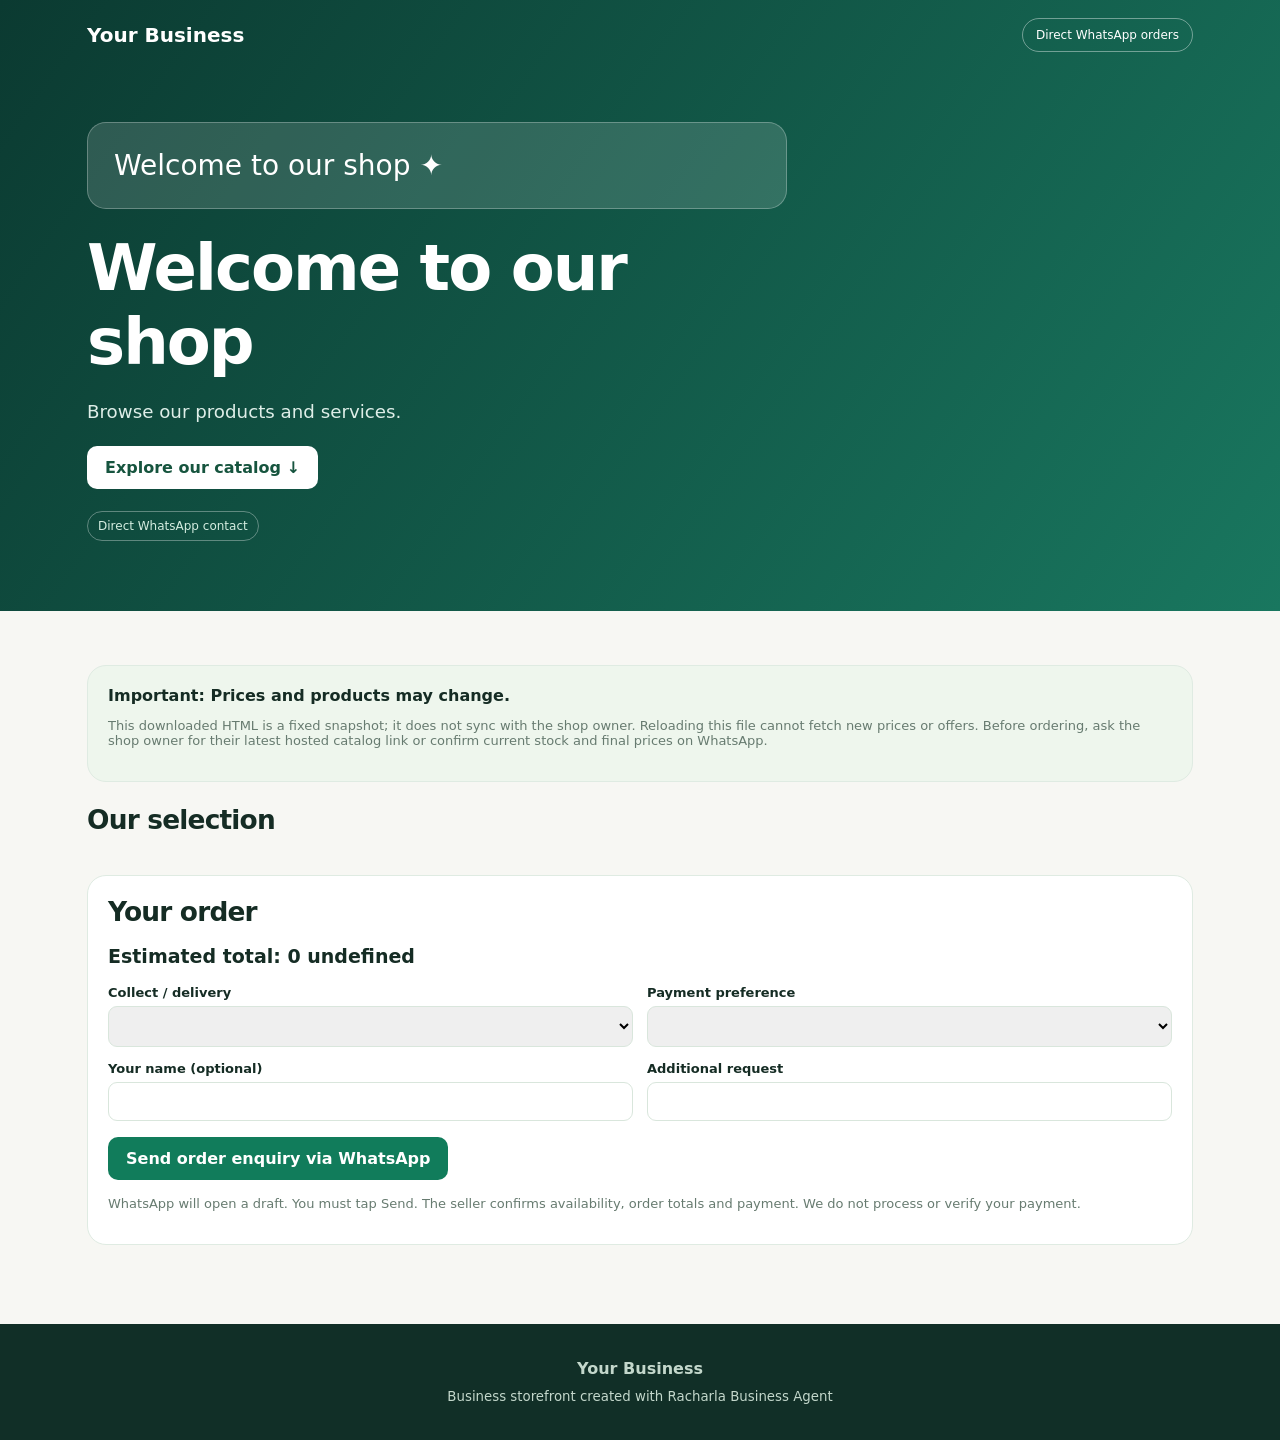
<file: business-agent/shop-export-template.html>
<!doctype html><html lang="en"><head><meta charset="utf-8"><meta name="viewport" content="width=device-width,initial-scale=1"><meta name="theme-color" content="#133e33"><title>My Business Catalog</title>
<style>
*{box-sizing:border-box}body{margin:0;font-family:Inter,ui-sans-serif,system-ui,sans-serif;background:#f7f7f3;color:#152c24}h1,h2{letter-spacing:-.03em}h1{font-size:clamp(2rem,5vw,4.7rem);margin:12px 0}h2{font-size:1.65rem;margin:0 0 18px}.header{background:linear-gradient(125deg,#0b3a31,#19775f);color:#fff}.head-inner{max-width:1150px;margin:auto;padding:18px 22px 70px}.nav{display:flex;justify-content:space-between;align-items:center;gap:10px}.nav strong{font-size:1.25rem}.chip{border:1px solid #ffffff66;color:#fff;border-radius:999px;padding:9px 13px;font-size:12px}.hero{max-width:700px;padding-top:70px}.hero p{font-size:1.14rem;color:#deeee8;line-height:1.65}.btn{background:#fff;color:#16543e;padding:12px 18px;border:0;border-radius:10px;font:inherit;font-weight:800;cursor:pointer}.btn.green{background:#117c5b;color:#fff}.btn.outline{border:1px solid #cdded4;background:transparent;color:#164f39}.container{max-width:1150px;margin:0 auto;padding:32px 22px}.features{display:flex;gap:10px;flex-wrap:wrap;margin-top:22px}.features span{border:1px solid #ffffff55;border-radius:20px;padding:7px 10px;font-size:12px;color:#d4ede0}.products{display:grid;grid-template-columns:repeat(3,minmax(0,1fr));gap:20px}.product{background:white;border:1px solid #e4ebe4;border-radius:20px;overflow:hidden;box-shadow:0 3px 14px #143a2411}.product img,.fallback{width:100%;aspect-ratio:1.4;object-fit:cover}.fallback{display:grid;place-items:center;background:#eff4ee;font-size:55px}.details{padding:18px}.details strong{font-size:17px}.muted{color:#677b70;font-size:13px}.price{font-size:20px;font-weight:900;color:#0a6a4e;margin:12px 0}.details .btn{width:100%}.card{background:white;border:1px solid #dfebe2;border-radius:19px;padding:20px;margin:22px 0}.cart-line{display:flex;align-items:center;justify-content:space-between;border-bottom:1px solid #e5ede7;gap:10px;padding:13px 0}.cart-line:last-child{border:0}.cart-line button{border:0;background:#eaf5ec;color:#176443;border-radius:8px;padding:7px 10px}.fields{display:grid;grid-template-columns:1fr 1fr;gap:14px}.field{font-weight:700;font-size:13px}.field input,.field select,.field textarea{width:100%;display:block;border-radius:9px;border:1px solid #d9e6dc;padding:11px;font:inherit;margin-top:6px}.field.full{grid-column:1/-1}.sum{font-size:19px;font-weight:900;margin:18px 0}.foot{padding:35px;text-align:center;background:#112f27;color:#c3d7cb;margin-top:25px}.foot p{margin:8px}.alert{color:#a52528;font-size:14px}body[data-model=photography] .header{background:linear-gradient(115deg,#141218,#5e4a35)}body[data-model=photography] .product{border-radius:5px}body[data-model=salon] .header{background:linear-gradient(115deg,#42263b,#9d5479)}body[data-model=restaurant] .header,body[data-model=bakery] .header{background:linear-gradient(115deg,#572d1b,#ba5d31)}body[data-model=wholesale] .header{background:linear-gradient(115deg,#16304f,#3d76ac)}@media(max-width:800px){.products{grid-template-columns:repeat(2,minmax(0,1fr))}}@media(max-width:520px){.products,.fields{grid-template-columns:1fr}.head-inner{padding-bottom:42px}.hero{padding-top:36px}}
</style></head><body><header class="header"><div class="head-inner"><div class="nav"><strong id="businessName">Your Business</strong><span class="chip">Direct WhatsApp orders</span></div><div class="hero"><img id="shopBannerPhoto" alt="Business shop banner" hidden style="width:100%;max-height:300px;object-fit:cover;border-radius:19px;margin-bottom:24px"><div id="shopBannerAuto" style="padding:26px;border-radius:19px;background:#ffffff24;border:1px solid #ffffff45;font-size:28px;margin-bottom:22px"><span id="autoBannerName">Welcome</span> ✦</div><div class="muted" style="color:#c5e8d9" id="location"></div><h1 id="headline">Welcome</h1><p id="about"></p><button class="btn" id="explore">Explore our catalog ↓</button></div><div id="features" class="features"></div></div></header>
<main class="container"><div class="card" id="offerCard" hidden style="background:#fff5e4"><strong>Latest promotion when this file was exported</strong><p id="offerText"></p></div><div class="card" style="background:#eef6ed"><strong>Important: Prices and products may change.</strong><p class="muted">This downloaded HTML is a fixed snapshot; it does not sync with the shop owner. Reloading this file cannot fetch new prices or offers. Before ordering, ask the shop owner for their latest hosted catalog link or confirm current stock and final prices on WhatsApp.</p></div><h2 id="modelHeading">Our selection</h2><div id="items" class="products"></div><div class="card" id="cartBox"><h2 id="orderHeading">Your order</h2><div id="lines"></div><div id="sum" class="sum"></div><div class="fields"><label class="field">Collect / delivery<select id="fulfil"></select></label><label class="field">Payment preference<select id="payment"></select></label><div class="field full" id="paymentInfo" hidden><p class="muted">Confirm the final total with the shop on WhatsApp before paying. Verify the recipient in your payment app. Payment is not verified here.</p><img id="merchantQr" alt="Shop owner payment QR code" style="display:none;width:190px;max-width:100%;border:1px solid #ddd;border-radius:12px"><div id="upiText" class="muted"></div><p><button type="button" id="openUpi" class="btn outline" hidden>Open UPI app</button> <button type="button" id="copyUpi" class="btn outline" hidden>Copy UPI ID</button></p></div><label class="field full" id="addressBox">Delivery address<textarea id="address" rows="2"></textarea></label><label class="field">Your name (optional)<input id="customer" maxlength="90"></label><label class="field">Additional request<input id="note" maxlength="300"></label></div><p><button class="btn green" id="send">Send order enquiry via WhatsApp</button></p><p class="muted">WhatsApp will open a draft. You must tap Send. The seller confirms availability, order totals and payment. We do not process or verify your payment.</p><div id="error" class="alert" role="status"></div></div></main><footer class="foot"><strong id="footName"></strong><p id="footAddress"></p><p><a id="directions" target="_blank" rel="noopener noreferrer" style="color:#d6f2e1" hidden>Find this shop on Google Maps ↗</a></p><small>Business storefront created with Racharla Business Agent</small></footer>
<script>window.SHOP_DATA=__SHOP_DATA__;</script>
<script>
(function(){"use strict";const d=window.SHOP_DATA||{};document.body.dataset.model=String(d.model||"general");const $=id=>document.getElementById(id),esc=x=>String(x??"").replace(/[&<>"']/g,c=>({"&":"&amp;","<":"&lt;",">":"&gt;",'"':"&quot;","'":"&#39;"}[c]));const currency=/^[A-Z]{3}$/.test(d.currency||"INR")?d.currency:"INR";const fmt=v=>{try{return new Intl.NumberFormat("en-IN",{style:"currency",currency}).format(Number(v)||0)}catch{return String(v)+" "+currency}};const labels={photography:"Portfolio & photo packages",salon:"Beauty and wellness services",restaurant:"Our menu",meat:"Fresh cuts & packs",vegetables:"Farm-fresh picks",kirana:"Daily essentials",wholesale:"Bulk catalog & quotations",bakery:"Freshly baked",electronics:"Explore products",general:"Our selection"};const service=["photography","salon","wholesale"].includes(d.model);const products=Array.isArray(d.products)?d.products.filter(p=>p.available!==false&&p.stock!==0):[];const cart={};
const banner=$("shopBannerPhoto"),autobanner=$("shopBannerAuto");
const validImage=typeof d.bannerImage==="string"&&/^(https:\/\/|data:image\/(png|jpeg|webp);base64,)/.test(d.bannerImage);
banner.hidden=!validImage;autobanner.hidden=!!validImage;
if(validImage)banner.src=d.bannerImage;
$("autoBannerName").textContent=d.name||"Welcome to our shop";
const loc=$("directions");loc.hidden=!d.address;
if(d.address)loc.href="https://www.google.com/maps/search/?api=1&query="+encodeURIComponent(d.address);
$("offerCard").hidden=!d.offerText;$("offerText").textContent=d.offerText||"";$("businessName").textContent=d.name||"Your Business";document.title=(d.name||"My Business")+" | Racharla Business Agent";$("footName").textContent=d.name||"Your Business";$("footAddress").textContent=d.address||"";$("location").textContent=d.address||"";$("headline").textContent=d.tagline||"Welcome to "+(d.name||"our shop");$("about").textContent=d.about||"Browse our products and services.";$("modelHeading").textContent=labels[d.model]||labels.general;$("orderHeading").textContent=service?"Your enquiry":"Your order";
$("features").innerHTML=(d.pickup?["Pickup available"]:[]).concat(d.delivery?["Delivery requests"]:[]).concat(d.appointment?["Bookings & enquiries"]:[]).concat(["Direct WhatsApp contact"]).map(x=>"<span>"+esc(x)+"</span>").join("");
$("explore").onclick=()=>$("items").scrollIntoView({behavior:"smooth"});
const action=service?"Enquire about this":d.model==="meat"?"Select cut":"Add to order";
$("items").innerHTML=products.map(p=>'<article class="product">'+(typeof p.image==="string"&&/^(https:\/\/|data:image\/)/.test(p.image)?'<img alt="" src="'+esc(p.image)+'">':'<div class="fallback">🛍️</div>')+'<div class="details"><strong>'+esc(p.name)+'</strong><p class="muted">'+esc(p.category||"General")+' · '+esc(p.unit||"piece")+'</p><div class="price">'+fmt(p.price)+'</div><button class="btn green" data-add="'+esc(p.id)+'">'+action+'</button></div></article>').join("");
$("items").querySelectorAll("[data-add]").forEach(b=>b.onclick=()=>{const p=products.find(x=>x.id===b.dataset.add);if(!p)return;if(p.stock!=null&&cart[b.dataset.add]>=p.stock){$("error").textContent="Only "+p.stock+" available";return}cart[b.dataset.add]=(cart[b.dataset.add]||0)+1;renderCart();$("cartBox").scrollIntoView({behavior:"smooth",block:"nearest"})});
$("fulfil").innerHTML=(d.pickup?'<option value="pickup">Collect from shop</option>':"")+(d.delivery?'<option value="delivery">Delivery request</option>':"")+(d.appointment?'<option value="appointment">Request appointment / quotation</option>':"");
function payment(){const f=$("fulfil").value;let p=[];if(f==="pickup"&&d.cashPickup)p.push(["cash","Cash on pickup"]);if(f==="delivery"&&d.cashDelivery)p.push(["cash","Cash on delivery"]);if(d.directUpi&&currency==="INR"&&d.upi)p.push(["upi","Pay to owner UPI (seller confirms)"]);if(d.showQr&&currency==="INR"&&d.merchantQr)p.push(["qr","Owner QR payment (seller confirms)"]);if(f==="appointment")p.push(["confirm","Discuss payment with the business"]);$("payment").innerHTML=p.map(o=>'<option value="'+o[0]+'">'+o[1]+"</option>").join("");$("addressBox").hidden=f!=="delivery";$("send").disabled=!p.length;renderPayInfo();}
function renderPayInfo(){const t=$("payment").value,upi=t==="upi",qr=t==="qr";$("paymentInfo").hidden=!upi&&!qr;$("upiText").textContent=upi?"Owner's UPI ID: "+String(d.upi||""):qr?"Merchant QR supplied by owner. Verify recipient before paying.":"";$("merchantQr").style.display=qr?"block":"none";if(qr&&/^(https:\/\/|data:image\/(png|jpeg|webp);base64,)/.test(d.merchantQr||""))$("merchantQr").src=d.merchantQr;else $("merchantQr").removeAttribute("src");$("openUpi").hidden=!upi;$("copyUpi").hidden=!upi;}
$("openUpi").onclick=()=>{if(!/^[a-zA-Z0-9._-]{2,100}@[a-zA-Z0-9.-]{2,60}$/.test(d.upi||""))return $("error").textContent="Invalid UPI ID.";location.href="upi://pay?pa="+encodeURIComponent(d.upi)+"&pn="+encodeURIComponent(d.name||"Shop")+"&cu=INR";};$("copyUpi").onclick=()=>navigator.clipboard?.writeText(String(d.upi||"")).catch(()=>{$("error").textContent="Copy the UPI ID manually";});$("payment").onchange=renderPayInfo;
$("fulfil").onchange=payment;payment();
function renderCart(){let rows=products.filter(p=>cart[p.id]>0),sum=rows.reduce((n,p)=>n+Number(p.price||0)*cart[p.id],0);$("lines").innerHTML=rows.map(p=>'<div class="cart-line"><span>'+esc(p.name)+' × '+cart[p.id]+'</span><strong>'+fmt(p.price*cart[p.id])+'</strong><button data-minus="'+esc(p.id)+'">−</button></div>').join("");$("lines").querySelectorAll("[data-minus]").forEach(b=>b.onclick=()=>{cart[b.dataset.minus]=Math.max(0,cart[b.dataset.minus]-1);renderCart()});$("sum").textContent="Estimated total: "+fmt(sum);}
renderCart();
$("send").onclick=()=>{const phone=String(d.phone||"").replace(/\D/g,"");const rows=products.filter(p=>cart[p.id]>0);if(!/^\d{8,15}$/.test(phone))return $("error").textContent="Seller contact unavailable.";if(!rows.length)return $("error").textContent="Select at least one item.";if(!$("payment").value)return $("error").textContent="Payment option unavailable. Contact the seller.";const delivery=$("fulfil").value==="delivery",address=$("address").value.trim();if(delivery&&!address)return $("error").textContent="Enter a delivery address.";const sum=rows.reduce((n,p)=>n+Number(p.price||0)*cart[p.id],0);const lines=["Hello "+(d.name||"Shop")+", "+(service?"I want to enquire about:":"I would like to order:"),...rows.map((p,i)=>(i+1)+". "+p.name+" × "+cart[p.id]+" "+p.unit+" = "+fmt(p.price*cart[p.id])),"Estimated total: "+fmt(sum),"Fulfilment: "+($("fulfil").value==="appointment"?"Service / quotation enquiry":delivery?"Delivery requested":"Customer pickup"),"Payment preference: "+$("payment").selectedOptions[0].textContent];if(delivery)lines.push("Delivery address: "+address);if($("customer").value.trim())lines.push("Name: "+$("customer").value.trim());if($("note").value.trim())lines.push("Note: "+$("note").value.trim());if($("payment").value==="upi")lines.push("Please confirm seller UPI ID: "+String(d.upi||""));if($("payment").value==="qr")lines.push("Please confirm seller payment QR details.");lines.push("Please confirm availability and the final total.");window.open("https://wa.me/"+phone+"?text="+encodeURIComponent(lines.join("\n")),"_blank","noopener,noreferrer")};
})();
</script></body></html>
</file>
<file: styles.css>
*{box-sizing:border-box}html{scroll-behavior:smooth}body{margin:0;background:#050816;color:#f6f7ff;font-family:Inter,system-ui,sans-serif;min-height:100vh;overflow-x:hidden}.container{width:min(1180px,calc(100% - 32px));margin:auto}.bg-orbit{position:fixed;width:520px;height:520px;border-radius:50%;filter:blur(80px);opacity:.2;pointer-events:none;z-index:-3}.orbit-a{background:#245cff;top:-240px;right:-100px}.orbit-b{background:#d914ff;bottom:-300px;left:-100px}.stars{position:fixed;inset:0;z-index:-4;background-image:radial-gradient(#fff 1px,transparent 1px);background-size:92px 92px;opacity:.035}.topbar{height:72px;display:flex;align-items:center;justify-content:space-between;padding:0 28px;border-bottom:1px solid rgba(255,255,255,.09);background:rgba(3,6,20,.72);backdrop-filter:blur(20px);position:sticky;top:0;z-index:50}.brand{display:flex;align-items:center;gap:10px;color:#fff;text-decoration:none}.brand-mark{width:38px;height:38px;border-radius:50%;display:grid;place-items:center;font-family:Georgia,serif;font-size:27px;font-weight:900;color:#ffd34f;border:1px solid #ffd34f;box-shadow:0 0 22px #ffae003d}.brand b{display:block;font-family:Georgia,serif;font-size:18px;color:#ffd45d}.brand small{display:block;font-size:8px;letter-spacing:2px;color:#fff8c8}nav{display:flex;gap:25px}nav a,.footer a{color:#c9cce0;text-decoration:none;font-size:13px}nav a:hover{color:#fff}.top-actions{display:flex;gap:10px;align-items:center}.icon-btn,.modal-close{border:0;background:transparent;color:#fff;font-size:22px;cursor:pointer}.mobile-only{display:none}.btn{border:1px solid transparent;border-radius:12px;padding:11px 17px;color:#fff;font-weight:700;cursor:pointer;text-decoration:none;display:inline-flex;align-items:center;justify-content:center;gap:10px;font-size:13px}.btn-primary{background:linear-gradient(135deg,#ffd34d,#ffab19);color:#0b0d19;box-shadow:0 12px 30px #ffb00026}.btn-primary:hover{transform:translateY(-1px)}.btn-ghost{background:rgba(255,255,255,.06);border-color:#8e92a8}.btn-lg{padding:14px 22px;font-size:14px}.hero{min-height:610px;display:grid;grid-template-columns:1fr 1fr;align-items:center;gap:30px;padding-top:30px}.eyebrow{font-size:10px;letter-spacing:2.5px;color:#ffd45d;font-weight:800}.hero h1{font-size:64px;line-height:.98;margin:14px 0 20px;letter-spacing:-3px}.hero h1 em{font-style:normal;color:#ffd45d}.hero-lead{color:#aeb4c9;max-width:600px;font-size:16px;line-height:1.75}.hero-actions{display:flex;gap:12px;margin:30px 0}.trust-row{display:flex;flex-wrap:wrap;gap:18px;color:#a8b1ca;font-size:11px}.hero-art{min-height:500px;position:relative;display:grid;place-items:center}.halo{position:absolute;border-radius:50%;border:1px solid #34a4ff55;box-shadow:0 0 50px #1287ff55,inset 0 0 50px #d217ff33}.halo-one{width:410px;height:410px;transform:rotate(22deg)}.halo-two{width:460px;height:180px;border-color:#ff1c9e88;box-shadow:0 0 55px #ff1c9e44}.logo-orb{width:310px;height:310px;border-radius:50%;display:grid;place-items:center;align-content:center;background:radial-gradient(circle at 50% 42%,#34206d,#0a0d25 68%);border:1px solid #f5b72f99;box-shadow:0 0 80px #ffba3044,0 0 120px #8b1dff22}.crown{font-size:44px;color:#ffd15b;margin-bottom:-10px}.r-letter{font-family:Georgia,serif;font-size:118px;line-height:.8;color:#ffc52e;text-shadow:0 0 28px #ff7c00}.logo-word{font-family:Georgia,serif;color:#ffd45d;font-size:31px;font-weight:800;margin-top:14px}.logo-orb small{letter-spacing:4px;color:#fff;font-size:10px}.floating-card{position:absolute;display:flex;align-items:center;gap:9px;padding:12px 14px;border-radius:14px;background:#0b1226dd;border:1px solid #ffffff18;box-shadow:0 18px 50px #0008;font-size:11px}.floating-card span{font-size:20px}.floating-card b{display:block}.floating-card small{display:block;color:#7e87a3}.fc-1{top:50px;left:20px}.fc-2{right:5px;top:160px}.fc-3{bottom:50px;left:40px}.stats-grid{display:grid;grid-template-columns:repeat(4,1fr);gap:12px;margin:20px auto 70px}.stats-grid>div{padding:22px;border-radius:16px;background:linear-gradient(180deg,#10172d,#080d20);border:1px solid #1b3154}.stats-grid strong{display:block;color:#ffd45d;font-size:23px}.stats-grid span{font-size:11px;color:#8e97b1}.section{padding:50px 0}.section-head{display:flex;justify-content:space-between;align-items:end;margin-bottom:25px}.section-head h2{margin:8px 0 0;font-size:30px}.section-head>a{color:#ffd45d;text-decoration:none;font-size:12px}.studio-grid{display:grid;grid-template-columns:repeat(3,1fr);gap:15px}.studio-card{min-height:190px;padding:22px;border-radius:18px;color:#fff;text-decoration:none;border:1px solid #ffffff14;display:flex;flex-direction:column;align-items:flex-start;transition:.2s}.studio-card:hover{transform:translateY(-4px);border-color:#ffffff38}.studio-card i{font-style:normal;font-size:30px;margin-bottom:20px}.studio-card b{font-size:18px}.studio-card span{color:#a8afc2;font-size:12px;line-height:1.6;margin:8px 0}.studio-card small{margin-top:auto;color:#fff;font-weight:800}.blue{background:linear-gradient(145deg,#0078c9,#09264a)}.pink{background:linear-gradient(145deg,#c31882,#42103e)}.orange{background:linear-gradient(145deg,#ee7e0b,#4b2108)}.green{background:linear-gradient(145deg,#0aa768,#073928)}.violet{background:linear-gradient(145deg,#6635de,#211044)}.gold{background:linear-gradient(145deg,#9b7418,#342408)}.dark-panel{padding:35px;border-radius:25px;background:linear-gradient(135deg,#0b1127dd,#070b1c);border:1px solid #ffffff10;margin-bottom:70px}.steps{display:grid;grid-template-columns:repeat(4,1fr);gap:20px}.steps>div{padding:10px}.steps b{color:#4dbbff;font-size:12px}.steps h3{margin:12px 0 6px}.steps p{color:#9ca5bd;font-size:12px;line-height:1.7}.page{display:none;min-height:calc(100vh - 72px);padding:50px 0}.page.active{display:block}.page-title{margin-bottom:35px}.page-title h1{font-size:44px;margin:8px 0 12px}.page-title p{color:#99a2ba;max-width:700px;line-height:1.7}.center{text-align:center}.studio-layout{display:grid;grid-template-columns:1.1fr .9fr;gap:20px}.panel{background:rgba(10,16,36,.86);border:1px solid #ffffff12;border-radius:20px;padding:22px;box-shadow:0 20px 80px #0003}.form-panel label{display:block;color:#cdd3e5;font-size:12px;font-weight:700;margin-bottom:16px}.form-panel label>span{color:#ffcc4b}.form-panel input,.form-panel textarea,.form-panel select,.narrow input{width:100%;margin-top:8px;border:1px solid #252e48;background:#080e20;color:#fff;border-radius:11px;padding:12px;outline:none;font:inherit}.form-panel textarea{min-height:125px;resize:vertical}.two-col{display:grid;grid-template-columns:1fr 1fr;gap:13px}.progress{display:flex;align-items:center;margin-bottom:25px}.progress span{width:28px;height:28px;border-radius:50%;display:grid;place-items:center;background:#18213c;color:#8f99b4;font-size:11px}.progress span.active{background:#ffd04c;color:#111}.progress i{height:1px;background:#293553;flex:1}.upload-zone{border:1px dashed #45516f!important;padding:25px;text-align:center;background:#0a1024}.upload-zone input{display:none}.upload-zone span{display:block;color:#ffd45d;font-size:14px}.upload-zone small{display:block;color:#7d879f;font-weight:400;margin-top:6px}.plan-row,.creative-pack{display:grid;grid-template-columns:repeat(5,1fr);gap:8px;margin:10px 0 15px}.price-card{padding:12px!important;border:1px solid #293454;border-radius:12px;background:#0a1022;cursor:pointer}.price-card:has(input:checked){border-color:#ffd04c;background:#1b1821}.price-card input{width:auto!important;margin:0 5px 8px 0!important}.price-card b,.price-card strong,.price-card small{display:block}.price-card b{font-size:11px}.price-card strong{color:#ffd45d;margin:7px 0}.price-card small{color:#75809b;font-weight:400}.addons{border-top:1px solid #222c46;padding-top:12px}.addons label{display:flex;justify-content:space-between;align-items:center}.addons input{width:auto;margin:0}.addons b{color:#ffd45d}.form-footer{display:flex;justify-content:space-between;align-items:center;margin-top:18px}.form-footer>span{font-size:24px;font-weight:900;color:#ffd45d}.preview-toolbar{display:flex;justify-content:space-between;color:#8994ae;font-size:10px;letter-spacing:1.5px}.text-btn{background:transparent;border:0;color:#ffd45d;cursor:pointer}.book-preview{display:grid;grid-template-columns:1fr 1fr;gap:13px;margin-top:15px}.book-cover,.page-sheet{aspect-ratio:3/4;padding:22px;position:relative;overflow:hidden;border-radius:6px;box-shadow:0 25px 55px #0007}.book-cover{background:radial-gradient(circle at 65% 30%,#7c19d4,#0a0c24 65%),linear-gradient(135deg,#091c5e,#10051e);border:1px solid #ffd04c55}.book-cover>span{font-size:9px;letter-spacing:2px;color:#ffd45d}.book-cover h3{font-family:Georgia,serif;font-size:27px;line-height:1.05;margin-top:45px}.book-cover p{color:#cbd0df;font-size:10px}.cover-art{font-size:70px;text-align:center;color:#ffd04c;text-shadow:0 0 35px #ff8c00}.book-cover small{position:absolute;bottom:28px;color:#d0d4e2}.book-cover footer,.page-sheet footer{position:absolute;bottom:9px;left:22px;right:22px;font-size:8px;color:#8e97ad;border-top:1px solid #ffffff18;padding-top:6px}.page-sheet{background:#f7f1df;color:#20212a}.page-sheet>span{font-size:8px;letter-spacing:2px;color:#9a6b1b}.page-sheet h3{font-family:Georgia,serif;font-size:22px;margin-top:40px}.page-sheet p{font-family:Georgia,serif;font-size:10px;line-height:1.7}.page-watermark{position:absolute;inset:45% auto auto 15%;font-family:Georgia,serif;font-size:28px;color:#1e2740;opacity:.07;transform:rotate(-30deg)}.template-tabs{display:flex;gap:7px;overflow:auto;margin-bottom:15px}.template-tabs button{border:1px solid #293451;background:#0a1022;color:#aeb7cb;border-radius:999px;padding:8px 12px;white-space:nowrap;cursor:pointer}.template-tabs button.active{background:#ffd04c;color:#111;border-color:#ffd04c}.template-grid{display:grid;grid-template-columns:repeat(3,1fr);gap:8px;margin-bottom:15px}.template-tile{height:90px;border-radius:12px;padding:10px;display:flex;align-items:end;font-size:11px;font-weight:800;background-size:cover;background-position:center;cursor:pointer;border:1px solid #ffffff15}.template-tile.selected{outline:2px solid #ffd04c}.image-preview{min-height:520px;display:grid;place-items:center;background:linear-gradient(145deg,#11172c,#080b18)}.image-placeholder{color:#737e99;text-align:center}.photo-canvas{width:min(420px,100%);aspect-ratio:4/5;border-radius:20px;padding:25px;display:flex;flex-direction:column;justify-content:end;background:linear-gradient(180deg,#ff7b9b,#31112c);box-shadow:0 30px 70px #0008}.photo-canvas h2{font-family:Georgia,serif;font-size:35px;margin:0}.ad-preview{display:grid;place-items:center}.ad-frame{width:min(440px,100%);aspect-ratio:4/5;border-radius:18px;padding:30px;display:flex;flex-direction:column;justify-content:center;background:radial-gradient(circle at 80% 20%,#ffbe28,#641f0a 35%,#120d1e 75%);border:1px solid #ffd45d77}.ad-frame small{color:#ffd45d;letter-spacing:2px}.ad-frame h2{font-size:45px;line-height:1;margin:20px 0}.ad-frame p{font-size:25px;font-weight:900}.ad-visual{font-size:100px;text-align:center;color:#fff}.ad-frame footer{margin-top:auto;font-size:11px;color:#ddd}.pricing-grid{display:grid;grid-template-columns:repeat(4,1fr);gap:15px}.pricing-card{padding:25px;border-radius:18px;background:#0c1227;border:1px solid #232d49}.pricing-card.featured{border-color:#ffd04c;box-shadow:0 0 45px #ffbb2515}.pricing-card>span{font-weight:800}.pricing-card strong{display:block;font-size:43px;color:#ffd45d;margin:15px 0 0}.pricing-card small{color:#7d88a3}.pricing-card ul{padding-left:17px;color:#9da7bd;font-size:12px;line-height:2}.pricing-card .btn{width:100%}.narrow{max-width:650px}.result-box{margin-top:18px;color:#aab3c8}.card-grid{display:grid;grid-template-columns:repeat(3,1fr);gap:15px}.product-card{padding:22px;background:#0b1126;border:1px solid #202b47;border-radius:18px}.mini-art{font-size:40px;margin-bottom:18px}.product-card b,.product-card span,.product-card strong{display:block}.product-card span{color:#8993ac;font-size:12px;margin:6px 0}.product-card strong{color:#ffd45d;margin-top:15px}.legal{max-width:820px}.legal h1{font-size:44px}.legal h2{margin-top:35px}.legal p{color:#aab3c8;line-height:1.8}.checklist{display:grid;grid-template-columns:1fr 1fr;gap:10px}.checklist span{padding:12px;background:#0b1227;border-radius:10px;color:#b9c2d4;font-size:12px}.footer{margin-top:60px;padding:45px 0;border-top:1px solid #1a2340;background:#030612}.footer-grid{display:grid;grid-template-columns:2fr 1fr 1fr 1fr;gap:30px}.footer-grid>div:not(.brand){display:flex;flex-direction:column;gap:9px}.footer-grid>div>b{font-size:12px;color:#fff;margin-bottom:3px}.footer-grid span{color:#68728c;font-size:11px}.toast{position:fixed;bottom:25px;right:25px;background:#151d35;border:1px solid #394767;color:#fff;padding:13px 17px;border-radius:12px;box-shadow:0 15px 50px #0008;transform:translateY(20px);opacity:0;pointer-events:none;transition:.25s;z-index:100}.toast.show{transform:none;opacity:1}.modal{display:none;position:fixed;inset:0;background:#02040bcc;backdrop-filter:blur(8px);z-index:200;padding:25px}.modal.open{display:grid;place-items:center}.modal-card{width:min(800px,100%);max-height:90vh;overflow:auto;background:#0a1023;border:1px solid #2c3a5e;border-radius:20px;padding:25px;position:relative}.modal-close{position:absolute;right:15px;top:10px;font-size:30px;color:#aab4cb}.modal-card h2{margin-top:0}.modal-card p{color:#aeb7ca;line-height:1.7}@media(max-width:900px){nav{display:none}.mobile-only{display:block}.hero{grid-template-columns:1fr;min-height:auto;padding:50px 0}.hero h1{font-size:48px}.hero-art{min-height:430px}.studio-grid,.pricing-grid{grid-template-columns:repeat(2,1fr)}.studio-layout{grid-template-columns:1fr}.steps{grid-template-columns:repeat(2,1fr)}.footer-grid{grid-template-columns:1fr 1fr}.plan-row{grid-template-columns:repeat(3,1fr)}}@media(max-width:600px){.topbar{padding:0 14px}.topbar .brand small{display:none}.container{width:min(100% - 22px,1180px)}.hero h1{font-size:40px;letter-spacing:-2px}.hero-actions{flex-direction:column}.hero-art{transform:scale(.82);margin:-35px 0}.stats-grid,.studio-grid,.pricing-grid,.card-grid{grid-template-columns:1fr 1fr}.steps{grid-template-columns:1fr}.two-col,.book-preview{grid-template-columns:1fr}.page-title h1{font-size:34px}.plan-row{grid-template-columns:repeat(2,1fr)}.template-grid{grid-template-columns:repeat(2,1fr)}.footer-grid{grid-template-columns:1fr 1fr}.checklist{grid-template-columns:1fr}.fc-2{right:-20px}.fc-1{left:-10px}.fc-3{left:0}.logo-orb{width:260px;height:260px}.r-letter{font-size:90px}.logo-word{font-size:24px}}

.ad-slot{min-height:0;margin:0 auto 40px;text-align:center}.ad-slot:empty{display:none}.ad-slot ins{display:block;min-height:90px}

/* RacharlaGPT production polish / accessibility overrides */
:root{
  --rg-gold:#ffd34f;--rg-gold-2:#ffb51b;--rg-ink:#06091c;--rg-panel:#0b1126;
  --rg-muted:#aeb8cf;--rg-border:rgba(255,255,255,.12);--rg-focus:#66d7ff;
}
html{scroll-behavior:smooth}
body{color:#f8f9ff;background:#040715}
a{color:inherit}
button,input,textarea,select{font-family:inherit}
button:focus-visible,a:focus-visible,input:focus-visible,textarea:focus-visible,select:focus-visible{outline:3px solid rgba(102,215,255,.55);outline-offset:2px}
.topbar{position:sticky;top:0;z-index:120;background:rgba(4,7,21,.82);backdrop-filter:blur(18px);border-bottom:1px solid rgba(255,255,255,.08)}
.brand-image{display:flex;align-items:center;min-width:205px;height:58px;overflow:hidden}
.brand-image img{width:205px;height:auto;display:block;object-fit:contain}
.footer-brand{height:auto;min-width:220px}
.footer-brand img{width:220px}
.brand-mark{display:grid;place-items:center}
.logo-orb{display:flex!important;flex-direction:column;align-items:center;justify-content:center;gap:2px;text-align:center}
.hero-logo-mark{width:150px;height:150px;filter:drop-shadow(0 0 24px rgba(255,190,35,.5))}
.hero-logo-caption{font-size:9px;letter-spacing:2.4px;color:#9eeaff;margin-top:5px}
.hero-art .logo-word{font-family:'Playfair Display',Georgia,serif;font-weight:800;color:#ffd34f;text-shadow:0 0 20px rgba(255,185,30,.2)}
.hero-art .logo-orb small{color:#fff2a8;letter-spacing:4px}
.studio-card{color:#fff;min-height:190px;box-shadow:inset 0 1px rgba(255,255,255,.08),0 20px 55px rgba(0,0,0,.2);transition:transform .2s,box-shadow .2s,border-color .2s}
.studio-card:hover{transform:translateY(-4px);box-shadow:inset 0 1px rgba(255,255,255,.12),0 28px 70px rgba(0,0,0,.35);border-color:rgba(255,255,255,.25)}
.studio-card span{color:#f4f7ff!important;text-shadow:0 1px 2px rgba(0,0,0,.45)}
.studio-card small{color:#fff!important}
.section-head h2,.page-title h1,.page-title p,.section-head a{color:#fff}
.section-head a{font-weight:800}
.panel{color:#f8f9ff}
.form-panel label{color:#e8ecf7!important}
.form-panel input,.form-panel textarea,.form-panel select,.narrow input{color:#fff!important;background:#070d1e!important;border-color:#35415e!important}
.form-panel input::placeholder,.form-panel textarea::placeholder,.narrow input::placeholder{color:#7f8aa6!important;opacity:1}
.form-panel select option{background:#070d1e;color:#fff}
.upload-zone{color:#fff!important}
.upload-zone span{color:#ffe07a!important;font-weight:800}
.upload-zone small{color:#a8b2c8!important}
.price-card{color:#f7f9ff!important;background:#0a1022!important}
.price-card b{color:#fff!important}.price-card small{color:#a8b2c8!important}.price-card strong{color:#ffd45d!important}
.price-card:has(input:checked){box-shadow:0 0 0 1px rgba(255,208,76,.35),0 10px 35px rgba(255,180,30,.08)}
.addons label{color:#e8ecf7!important}.addons b{color:#ffd45d!important}
.btn{min-height:42px;font-weight:800;letter-spacing:.1px;display:inline-flex;align-items:center;justify-content:center;gap:8px;cursor:pointer;text-decoration:none}
.btn-primary{color:#111!important;background:linear-gradient(135deg,#ffe57b,#ffb713)!important;border:1px solid rgba(255,255,255,.35)!important;box-shadow:0 10px 30px rgba(255,183,19,.16)}
.btn-primary:hover{filter:brightness(1.06);transform:translateY(-1px)}
.btn-primary:disabled{opacity:.55;cursor:not-allowed;transform:none}
.btn-ghost{color:#fff!important;background:rgba(255,255,255,.06)!important;border:1px solid rgba(255,255,255,.18)!important}
.btn-ghost:hover{background:rgba(255,255,255,.1)!important}
.text-btn{font-weight:800}
.template-tabs button{color:#e8edf9!important;background:#0a1022!important;font-weight:800}.template-tabs button.active{color:#111!important;background:#ffd04c!important}
.template-tile{appearance:none;border:1px solid rgba(255,255,255,.15);color:#fff;text-align:left;position:relative;overflow:hidden;justify-content:flex-end;flex-direction:column;gap:3px;text-shadow:0 2px 5px rgba(0,0,0,.7)}
.template-tile span{font-size:12px;font-weight:900}.template-tile small{font-size:9px;color:#e8edf7;font-weight:700}.template-tile:hover{filter:brightness(1.08)}
.template-tile::after{content:'Preview';position:absolute;right:8px;top:8px;padding:3px 6px;border-radius:999px;background:rgba(0,0,0,.5);font-size:8px;color:#fff}
.photo-canvas{position:relative;overflow:hidden;border:1px solid rgba(255,255,255,.15)}
.photo-brand{font-size:9px;letter-spacing:2px;color:#ffe07a;position:absolute;top:18px;left:20px;font-weight:900}
.user-photo-strip{display:flex;gap:7px;margin-bottom:16px;max-width:100%}.user-photo-strip img{width:64px;height:64px;object-fit:cover;border-radius:10px;border:1px solid rgba(255,255,255,.5);box-shadow:0 6px 18px #0007}
.upload-preview{display:flex;gap:8px;flex-wrap:wrap;margin:-5px 0 14px}.upload-preview:empty{display:none}.upload-preview>div{width:68px;height:68px;position:relative}.upload-preview img{width:100%;height:100%;object-fit:cover;border-radius:10px;border:1px solid rgba(255,255,255,.18)}.upload-preview button{position:absolute;right:-6px;top:-6px;width:22px;height:22px;border:0;border-radius:50%;background:#ef3c5d;color:#fff;cursor:pointer;font-weight:900}
.ad-frame h2,.ad-frame p,.ad-frame footer{color:#fff!important;text-shadow:0 2px 6px rgba(0,0,0,.5)}
.ad-frame small{color:#ffe07a!important;font-weight:900}
.pricing-card{color:#f7f9ff}.pricing-card>span{color:#fff}.pricing-card small{color:#aeb8cf!important}.pricing-card ul{color:#c5cde0!important}.pricing-card li::marker{color:#ffd34f}
.product-card{color:#fff}.product-card b{color:#fff}.product-card span{color:#aeb8cf!important}.product-card strong{color:#ffd45d!important}
.result-card{display:flex;flex-direction:column;gap:8px;padding:16px;background:#0b1227;border:1px solid #293655;border-radius:14px;color:#fff}.result-card span{color:#aeb8cf}
.legal p{color:#c1c9da!important}.legal h1,.legal h2{color:#fff}
.checklist span{color:#e5eaf5!important;background:#0b1227}.checklist span:first-child{border-left:3px solid #45d69a}
.small-note{font-size:11px!important;color:#9da8bf!important}
.notice{display:flex;flex-direction:column;gap:5px;padding:14px 16px;border-radius:14px;margin:15px 0;color:#f7f9ff}.notice span{color:#c6cede}.notice-info{background:rgba(35,123,255,.12);border:1px solid rgba(87,160,255,.35)}.notice-success{background:rgba(23,178,111,.12);border:1px solid rgba(74,221,160,.3)}.notice-warning{background:rgba(255,171,0,.12);border:1px solid rgba(255,201,76,.3)}
.modal-actions,.share-row{display:flex;flex-wrap:wrap;gap:9px;margin-top:14px}.payment-summary{padding:16px;border:1px solid #2b3855;background:#0b1227;border-radius:14px;margin:15px 0}.payment-summary div{display:flex;justify-content:space-between;align-items:center}.payment-summary strong{font-size:30px;color:#ffd45d}.payment-summary small{display:block;color:#aeb8cf;margin-top:6px}.progress-bar{height:10px;border-radius:99px;background:#1a2540;overflow:hidden}.progress-bar span{display:block;width:0;height:100%;background:linear-gradient(90deg,#5de1ff,#8c5cff,#ffd34f);transition:width .2s}
.search-grid{display:grid;grid-template-columns:repeat(2,1fr);gap:10px;margin-top:18px}.search-grid a{padding:15px;background:#0b1227;border:1px solid #293655;border-radius:13px;color:#fff;text-decoration:none;font-weight:800}.search-grid a:hover{border-color:#ffd34f;background:#111a35}
.mobile-menu{display:none;position:absolute;top:65px;left:12px;right:12px;padding:10px;background:rgba(8,12,30,.98);border:1px solid rgba(255,255,255,.14);border-radius:16px;box-shadow:0 25px 70px rgba(0,0,0,.5)}.mobile-menu.open{display:grid}.mobile-menu a{padding:12px 14px;color:#eaf0ff;text-decoration:none;border-radius:10px;font-weight:800}.mobile-menu a:hover,.mobile-menu a.active{background:#141d38;color:#ffd34f}
.mobile-only{display:none}
.toast[data-type="error"]{border-color:#a84455;background:#2a111b}.toast[data-type="error"]::before{content:'! ';color:#ff8a9d;font-weight:900}
@media(max-width:900px){.mobile-only{display:inline-flex}.brand-image{min-width:165px}.brand-image img{width:165px}.hero-logo-mark{width:125px;height:125px}.hero-logo-caption{font-size:7px}.search-grid{grid-template-columns:1fr}.mobile-menu{display:none}.mobile-menu.open{display:grid}}
@media(max-width:600px){.brand-image{min-width:145px}.brand-image img{width:145px}.top-actions .btn-primary{padding:0 12px}.hero-art .logo-word{font-size:24px}.hero-logo-mark{width:115px;height:115px}.hero-logo-caption{font-size:6px;letter-spacing:1.7px}.form-footer{gap:10px;align-items:flex-start;flex-direction:column}.form-footer .btn{width:100%}.photo-canvas h2{font-size:29px}.ad-frame h2{font-size:38px}.ad-frame p{font-size:21px}.footer-brand img{width:190px}}
.hero-logo-image{width:min(270px,88%);height:auto;display:block;border-radius:12px;filter:drop-shadow(0 0 26px rgba(255,190,35,.32));mix-blend-mode:screen}

/* Template marketplace polish + commercial product cards */
.studio-note{margin-top:16px;display:inline-block;padding:10px 13px;border:1px solid #294365;border-radius:12px;background:#0a1429;color:#aeb8cd;font-size:11px;line-height:1.55}.studio-note b{color:#ffd45d}.template-tabs{scrollbar-width:thin;padding-bottom:3px}.template-tabs button{font-weight:700;box-shadow:0 4px 18px #0003}.template-grid{grid-template-columns:repeat(3,minmax(0,1fr));gap:10px}.template-tile{height:118px;position:relative;overflow:hidden;background-color:#121a31;background-repeat:no-repeat;background-size:cover;background-position:center;border:1px solid rgba(255,255,255,.16);color:#fff;text-align:left;box-shadow:0 10px 25px #0004;transition:transform .18s,border-color .18s,box-shadow .18s}.template-tile:hover{transform:translateY(-2px);border-color:#ffd04c88;box-shadow:0 15px 35px #0007}.template-tile.selected{outline:2px solid #ffd04c;outline-offset:1px}.template-tile span{display:block;color:#fff;text-shadow:0 2px 10px #000;line-height:1.2;max-width:95%;font-size:12px}.template-tile small{display:block;color:#ffeaa0;margin-top:4px;font-size:9px;text-shadow:0 1px 7px #000}.earn-strip{display:grid;grid-template-columns:repeat(5,1fr);gap:10px}.earn-strip>div{padding:18px;border-radius:15px;background:linear-gradient(180deg,#111a33,#090f21);border:1px solid #263655}.earn-strip b{display:block;color:#ffd45d;font-size:22px}.earn-strip span{display:block;color:#a6b0c6;font-size:11px;margin-top:4px}.muted-small{color:#7f8aa3;font-size:11px;line-height:1.6;margin-top:12px}.earn-card .text-link{display:inline-block;margin-top:14px;color:#ffd45d;text-decoration:none;font-size:11px;font-weight:800}.earn-card .text-link:hover{text-decoration:underline}.product-card{min-height:210px}.photo-canvas p,.photo-canvas small{color:#f4f5fa;text-shadow:0 2px 9px #000}.photo-brand{color:#ffd45d;font-weight:900;letter-spacing:2px;font-size:9px;text-shadow:0 2px 8px #000}.user-photo-strip{display:flex;gap:6px;margin-bottom:14px}.user-photo-strip img{width:58px;height:58px;object-fit:cover;border-radius:9px;border:2px solid #fff8;box-shadow:0 5px 15px #0006}.image-placeholder{padding:30px}.notice{border-radius:12px;padding:13px 14px;background:#101a32;border:1px solid #2a3b5e;color:#cbd3e5}.notice b{color:#ffd45d}.notice span{display:block;margin-top:4px;color:#9faac0;font-size:12px;line-height:1.55}@media(max-width:900px){.earn-strip{grid-template-columns:repeat(3,1fr)}}@media(max-width:600px){.earn-strip{grid-template-columns:repeat(2,1fr)}.template-grid{grid-template-columns:repeat(2,minmax(0,1fr))}.template-tile{height:108px}.studio-note{display:block}.template-tabs{margin-right:-5px}}

/* Vibe 365° polish: protect the logo, improve contrast and add business-site tools. */
.brand-image img{width:205px;height:57px;object-fit:contain;filter:contrast(1.05) saturate(1.05);mix-blend-mode:normal!important;border-radius:8px}
.hero-logo-image{mix-blend-mode:normal!important;background:#071127;padding:8px;box-sizing:border-box;border:1px solid rgba(255,211,79,.28);box-shadow:0 0 35px rgba(255,190,35,.22);border-radius:16px}
.hero-art .fc-2{right:-30px;top:55px}.hero-art .fc-1{left:-15px;top:20px}.hero-art .fc-3{left:-5px;bottom:28px}
.hero-art .logo-orb{z-index:2}.hero-art .floating-card{z-index:4;white-space:nowrap}.hero-art .fc-2{transform:translateY(-3px)}
.studio-card span,.studio-card b,.studio-card small{color:#fff!important}.studio-card i{filter:drop-shadow(0 2px 5px #0008)}
.site-plans{display:grid;grid-template-columns:1fr 1fr;gap:14px;margin:10px 0 16px}.site-plan-group{display:grid;grid-template-columns:1fr 1fr 1fr;gap:8px;padding:12px;border:1px solid #263554;border-radius:14px;background:#0b1122}.site-plan-group>b{grid-column:1/-1;color:#fff}.site-plans .price-card{min-height:105px}.site-plan-group .price-card{display:flex;flex-direction:column;gap:4px}.site-plan-group .price-card strong{font-size:22px}.site-plan-group .price-card small{color:#9da8bd}.result-box{margin-top:12px}.notice-success{border-color:#2f7d57}
.vibe-browser{border-radius:18px;overflow:hidden;background:#070b17;border:1px solid #263554;box-shadow:0 25px 70px #0008}.vibe-browser-bar{height:36px;display:flex;align-items:center;gap:7px;padding:0 12px;background:#111a2e;border-bottom:1px solid #253452;color:#9da8bd;font-size:10px}.vibe-browser-bar span{width:8px;height:8px;border-radius:50%;background:#56627b}.vibe-browser-bar b{margin-left:8px;color:#dce3f2;font-weight:700}.vibe-site-preview{min-height:500px;padding:45px 30px;background:radial-gradient(circle at 80% 20%,#3d2a7d,#09172b 52%,#050816);display:flex;flex-direction:column;justify-content:center}.vibe-site-preview h2{font:800 42px Georgia,serif;color:#ffd45d;margin:10px 0}.vibe-site-preview h3{font-size:22px;color:#fff;margin:0 0 14px}.vibe-site-preview p{color:#c3cce0;line-height:1.7}.vibe-actions{display:flex;flex-wrap:wrap;gap:8px;margin:18px 0}.vibe-actions span,.vibe-actions a{display:inline-flex;padding:9px 12px;border-radius:999px;background:#111d36;border:1px solid #385071;color:#fff;text-decoration:none;font-size:11px;font-weight:800}.vibe-site-preview>small{color:#aeb9ce}.vibe-brand,.ad-watermark{margin-top:28px;color:#ffd45d;font-size:9px;letter-spacing:1.7px;font-weight:900;text-transform:uppercase}.vibe-public{max-width:980px;margin:0 auto;border-radius:28px;overflow:hidden;background:#070c19;border:1px solid #263654;box-shadow:0 30px 100px #0009}.vibe-public-hero{padding:70px 45px;background:radial-gradient(circle at 80% 15%,#4d2b86,#071127 62%)}.vibe-public-hero h1{font:800 58px Georgia,serif;color:#ffd45d;margin:10px 0}.vibe-public-hero h2{color:#fff}.vibe-public-hero p{max-width:700px;color:#c5cede;line-height:1.8}.vibe-public-grid{display:grid;grid-template-columns:1fr 1fr;gap:16px;padding:25px}.vibe-public-grid>div{padding:22px;border-radius:18px;background:#0c1429;border:1px solid #253554;color:#fff}.vibe-public-grid p{color:#b5bfd2;line-height:1.7}.vibe-public-grid a{color:#ffd45d}.ad-style-strip{display:flex;gap:7px;justify-content:center;margin-bottom:12px}.ad-style-strip span{padding:7px 10px;border:1px solid #2a3a58;border-radius:999px;color:#9eabc2;font-size:9px}.ad-style-strip span.active{background:#ffd34f;color:#111;border-color:#ffd34f}.ad-frame{position:relative}.ad-watermark{margin-top:auto;color:#ffe07a;text-shadow:0 2px 6px #000}.book-preview[data-theme="modern"] .book-cover{background:radial-gradient(circle,#163c72,#07111f)!important}.book-preview[data-theme="classic"] .book-cover{background:radial-gradient(circle,#6e5130,#f4ead6)!important;color:#2b2117!important}.book-preview[data-theme="romance"] .book-cover{background:radial-gradient(circle,#8b2f62,#2b1026)!important}.book-preview[data-theme="children"] .book-cover{background:radial-gradient(circle,#1f7aa8,#f8d65b)!important}.book-preview[data-theme="education"] .book-cover{background:radial-gradient(circle,#175f66,#061f23)!important}.book-preview[data-theme="business"] .book-cover{background:radial-gradient(circle,#173d62,#07121f)!important}.book-preview[data-theme="biography"] .book-cover{background:radial-gradient(circle,#513f31,#f2e7d7)!important}.book-preview[data-theme="heritage"] .book-cover{background:radial-gradient(circle,#713c1f,#21130e)!important}
@media(max-width:900px){.site-plans{grid-template-columns:1fr}.vibe-public-grid{grid-template-columns:1fr}.hero-art .fc-2{right:-5px}.hero-art .fc-1{left:0}.hero-art .fc-3{left:10px}}
@media(max-width:600px){.brand-image img{width:145px;height:48px}.hero-art .fc-2{right:-8px;top:65px}.hero-art .fc-1{left:-4px;top:5px}.hero-art .fc-3{left:5px;bottom:18px}.hero-art .floating-card{padding:9px 10px;font-size:9px}.hero-art .floating-card small{font-size:8px}.vibe-public-hero{padding:42px 24px}.vibe-public-hero h1{font-size:40px}.vibe-site-preview{padding:35px 22px;min-height:460px}.vibe-site-preview h2{font-size:34px}}

@media (max-width:800px){.site-plans{grid-template-columns:1fr}.site-plan-group{grid-template-columns:1fr 1fr}.site-plan-group>b{grid-column:1/-1}}

.vibe-logo{display:block;max-width:180px;max-height:100px;object-fit:contain;margin:0 auto 18px;border-radius:16px;background:#fff;padding:8px}.vibe-showcase{display:grid;grid-template-columns:repeat(3,1fr);gap:10px;margin:22px 0}.vibe-showcase img{width:100%;aspect-ratio:1.25;object-fit:cover;border-radius:18px}.account-head{display:flex;justify-content:space-between;align-items:center;gap:16px}.order-card{display:flex;justify-content:space-between;gap:20px;align-items:center;margin-top:12px}.order-card>div:first-child{display:grid;gap:5px}.order-status.ready{color:#43d68c}.order-status.failed{color:#ff7d7d}.order-status.pending{color:#ffd34f}.order-actions{display:flex;gap:8px;flex-wrap:wrap;justify-content:flex-end}.empty-state{text-align:center;padding:30px}.muted-small{opacity:.72;font-size:.82rem}@media(max-width:760px){.order-card{display:block}.order-actions{justify-content:flex-start;margin-top:12px}.vibe-showcase{grid-template-columns:1fr}}
/* Customer authentication */
.google-btn{width:100%;background:#fff!important;color:#172033!important;border-color:#d9deea!important;box-shadow:0 8px 24px rgba(0,0,0,.18);min-height:46px}
.google-btn:hover{background:#f6f8fb!important}
.google-btn:disabled{opacity:.6;cursor:not-allowed}
.google-g{width:24px;height:24px;display:grid;place-items:center;border-radius:50%;background:#fff;font-weight:900;font-family:Arial,sans-serif;font-size:18px}
.auth-divider{display:flex;align-items:center;gap:10px;margin:16px 0;color:#7f8aa3;font-size:10px;font-weight:800;letter-spacing:1.5px}
.auth-divider::before,.auth-divider::after{content:"";height:1px;flex:1;background:#2b3855}.auth-divider span{padding:0 4px}
.auth-forgot{margin:2px 0 6px;padding:0;background:none;border:0;color:#ffd45d;cursor:pointer;font-size:11px;text-decoration:underline;text-underline-offset:3px}
.auth-forgot:hover{color:#fff0a7}

/* 2026-10 production repair: public Vibe sites are standalone experiences. */
body.public-site-mode { background:#f6f7fb; color:#172033; }
body.public-site-mode .bg-orbit,
body.public-site-mode .stars,
body.public-site-mode .topbar,
body.public-site-mode .footer { display:none !important; }
body.public-site-mode #app { min-height:100vh; }
body.public-site-mode #page-site { padding:0; }
body.public-site-mode #page-site .container { max-width:none; width:100%; padding:0; margin:0; }
body.public-site-mode .vibe-public { min-height:100vh; max-width:none; margin:0; border:0; border-radius:0; box-shadow:none; background:#fff; color:#172033; overflow:hidden; }
body.public-site-mode .vibe-public-hero { min-height:56vh; padding:64px clamp(24px,7vw,110px); background:linear-gradient(135deg,#fffdf7,#f3efe5 45%,#eeeaf8); color:#172033; }
body.public-site-mode .vibe-public-hero h1 { color:#1b1d29; font-size:clamp(42px,7vw,82px); margin:16px 0 8px; }
body.public-site-mode .vibe-public-hero h2 { color:#5b4a25; font-size:clamp(20px,3vw,34px); }
body.public-site-mode .vibe-public-hero p { color:#465064; font-size:18px; max-width:780px; }
body.public-site-mode .vibe-public-grid { max-width:1180px; margin:auto; padding:42px 24px; }
body.public-site-mode .vibe-public-grid>div { background:#fff; border:1px solid #e3e6ee; color:#172033; box-shadow:0 14px 40px rgba(20,28,48,.08); }
body.public-site-mode .vibe-public-grid p { color:#596579; }
body.public-site-mode .vibe-public-grid a { color:#7a5710; }
body.public-site-mode .vibe-brand { color:#697386; text-align:center; padding:24px; margin:0; background:#f7f8fb; }
body.public-site-mode .vibe-logo { display:block; max-width:180px; max-height:90px; object-fit:contain; margin-bottom:18px; }
body.public-site-mode .vibe-showcase { display:grid; grid-template-columns:repeat(3,minmax(0,1fr)); gap:14px; max-width:1180px; margin:28px auto 0; }
body.public-site-mode .vibe-showcase img { width:100%; aspect-ratio:4/3; object-fit:cover; border-radius:18px; border:1px solid #e0e3eb; box-shadow:0 12px 30px rgba(20,28,48,.08); }
body.public-site-mode .vibe-public-hero>.vibe-showcase { max-width:1180px; }

.admin-login-panel { max-width:820px; margin-bottom:20px; }
.admin-login-actions { display:flex; align-items:end; }
.admin-section { margin-top:18px; }
.admin-table-wrap { overflow:auto; }
.admin-table { width:100%; border-collapse:collapse; min-width:920px; }
.admin-table th,.admin-table td { padding:12px 10px; border-bottom:1px solid #263554; text-align:left; vertical-align:top; font-size:12px; }
.admin-table th { color:#ffd45d; font-size:11px; text-transform:uppercase; letter-spacing:1px; }
.admin-table td { color:#dbe3f2; }
.admin-action-row { display:flex; gap:7px; flex-wrap:wrap; }
.admin-status { font-weight:800; }
.order-site-meta { display:flex; gap:12px; flex-wrap:wrap; margin-top:6px; color:#9da8bd; font-size:11px; }
@media(max-width:700px){body.public-site-mode .vibe-showcase{grid-template-columns:1fr}.admin-login-actions{align-items:stretch}.admin-login-actions .btn{width:100%}}

/* Production polish 2026-10-07 */
.photo-design-preview{display:flex;flex-direction:column;gap:12px}.photo-design-art{position:relative;min-height:620px;aspect-ratio:4/5;border-radius:22px;overflow:hidden;background-size:cover;background-position:center;box-shadow:0 24px 70px #0008;border:1px solid #ffffff20}.photo-design-overlay{position:absolute;inset:0;background:linear-gradient(180deg,#0003 0%,#0001 35%,#050816dd 100%)}.photo-design-top,.photo-design-copy,.photo-design-footer{position:absolute;left:24px;right:24px;z-index:2}.photo-design-top{top:22px;display:flex;justify-content:space-between;gap:10px;color:#fff;font-size:9px;letter-spacing:2px}.photo-design-top b{color:#ffd45d}.photo-design-photo-area{position:absolute;left:11%;right:11%;top:17%;height:51%;z-index:2;display:grid;grid-template-columns:1fr 82px;gap:10px}.photo-main-frame{position:relative;overflow:hidden;border-radius:18px;border:3px solid #fff;box-shadow:0 18px 40px #0008;background:#11182a}.photo-main-frame img{width:100%;height:100%;object-fit:cover;display:block}.photo-frame-label{position:absolute;left:10px;bottom:9px;padding:5px 8px;border-radius:99px;background:#0009;color:#fff;font-size:8px;font-weight:800;letter-spacing:1px}.photo-main-placeholder{display:flex;flex-direction:column;align-items:center;justify-content:center;border:2px dashed #ffffff80;border-radius:18px;background:#ffffff12;color:#fff}.photo-main-placeholder span{font-size:34px;color:#ffd45d}.photo-main-placeholder small{color:#d7dceb;margin-top:5px}.photo-side-stack{display:flex;flex-direction:column;gap:10px}.photo-side-frame{position:relative;flex:1;min-height:0;overflow:hidden;border-radius:14px;border:2px solid #fff;background:#111}.photo-side-frame img{width:100%;height:100%;object-fit:cover;display:block}.photo-side-frame span{position:absolute;right:5px;top:5px;width:20px;height:20px;border-radius:50%;display:grid;place-items:center;background:#0009;color:#fff;font-size:9px}.photo-design-copy{bottom:62px;color:#fff}.photo-design-copy small{color:#ffd45d;font-weight:800;letter-spacing:2px;text-transform:uppercase}.photo-design-copy h2{font:800 clamp(28px,4vw,42px) Georgia,serif;margin:8px 0}.photo-design-copy p{margin:0;color:#e5e8f1;font-size:11px}.photo-design-footer{bottom:20px;color:#fff9;font-size:8px;letter-spacing:2px}.photo-preview-caption{display:flex;justify-content:space-between;gap:12px;padding:12px 14px;border-radius:12px;background:#0b1328;border:1px solid #263653;font-size:11px}.photo-preview-caption span{color:#9da8bd;text-align:right}.vibe-gallery{display:grid;grid-template-columns:1.5fr 1fr;grid-auto-rows:190px;gap:12px;align-self:stretch}.vibe-gallery img{width:100%;height:100%;object-fit:cover;border-radius:20px;border:1px solid #fff8;box-shadow:0 18px 45px #0003}.vibe-gallery img:first-child{grid-row:span 2}.vibe-logo{width:92px;height:92px;object-fit:contain;border-radius:18px;background:#fff;padding:8px;border:1px solid #ddd;box-shadow:0 12px 30px #0002;margin-bottom:18px}.vibe-public-copy{max-width:680px}.vibe-public-section{padding:70px clamp(24px,7vw,110px);background:#fff}.vibe-public-section h2,.vibe-public-contact h2{font:800 clamp(30px,4vw,48px) Georgia,serif;color:#172033;margin:10px 0 24px}.vibe-service-grid{display:grid;grid-template-columns:repeat(3,1fr);gap:14px}.vibe-service-card{padding:20px;border:1px solid #e4e7ee;border-radius:18px;background:linear-gradient(145deg,#fff,#f7f5ef);box-shadow:0 12px 30px #1420380b}.vibe-service-card span{color:#9b7418;margin-right:8px}.vibe-service-card b{color:#25304a}.vibe-empty-copy{color:#657087}.vibe-public-contact{display:flex;justify-content:space-between;gap:25px;align-items:center;padding:55px clamp(24px,7vw,110px);background:#f5f2e9}.vibe-public-contact p{color:#5b667a;line-height:1.8}.vibe-instagram{padding:12px 18px;border-radius:999px;background:#172033;color:#fff!important;text-decoration:none;font-weight:800}.admin-login-actions{display:flex;align-items:end}.admin-error-detail{margin-top:12px;color:#ffb8c1;font-size:12px;white-space:pre-wrap}@media(max-width:900px){.vibe-gallery{grid-template-columns:1fr 1fr;grid-auto-rows:150px}.vibe-gallery img:first-child{grid-row:span 2}.vibe-service-grid{grid-template-columns:1fr 1fr}}@media(max-width:600px){.photo-design-art{min-height:520px}.photo-design-photo-area{grid-template-columns:1fr 64px}.photo-design-copy{bottom:56px}.vibe-gallery{grid-template-columns:1fr 1fr;grid-auto-rows:120px}.vibe-service-grid{grid-template-columns:1fr}.vibe-public-contact{flex-direction:column;align-items:flex-start}.photo-preview-caption{flex-direction:column}.photo-preview-caption span{text-align:left}}
/* Side-by-side visual preview and business-site hero layout */
.image-preview{position:sticky;top:92px;align-self:start;min-height:620px}.vibe-public-hero{display:grid;grid-template-columns:1.05fr .95fr;gap:42px;align-items:center}.vibe-public-hero>.vibe-gallery{width:100%}
@media(max-width:900px){.image-preview{position:static;min-height:0}.vibe-public-hero{grid-template-columns:1fr;gap:28px}}

/* Image Studio marketplace-style catalog — 2026-10-07 */
.image-studio-heading h1{max-width:900px}
.image-catalog-shell{background:rgba(6,10,24,.58);border:1px solid #ffffff10;border-radius:24px;padding:18px;box-shadow:0 24px 90px #0003}
.image-catalog-toolbar{display:grid;grid-template-columns:auto minmax(240px,1fr) auto;gap:12px;align-items:center}
.image-featured-pill{display:inline-flex;align-items:center;justify-content:center;gap:7px;padding:12px 16px;border:1px solid #b87cff55;background:#1a1234;color:#e9c9ff;border-radius:999px;font-weight:800;font-size:12px;white-space:nowrap}
.image-search-wrap{display:flex;align-items:center;gap:9px;background:#080e20;border:1px solid #293454;border-radius:999px;padding:0 14px;color:#ffd45d}
.image-search-wrap input{border:0!important;background:transparent!important;margin:0!important;padding:12px 0!important;box-shadow:none!important}
.image-sort{display:flex;align-items:center;gap:8px;color:#9ca7bf;font-size:11px;white-space:nowrap}
.image-sort select{width:auto!important;min-width:120px;margin:0!important;border-radius:999px!important;padding:10px 13px!important}
.image-category-tabs{display:flex;flex-wrap:wrap;gap:9px;margin:18px 0 10px}
.image-category-pill{border:1px solid #293451;background:#0b1125;color:#c5ccdc;border-radius:999px;padding:9px 13px;cursor:pointer;font-size:11px;font-weight:700;transition:.18s}
.image-category-pill:hover{border-color:#ffd45d;color:#fff}
.image-category-pill.active{background:#fff;color:#101321;border-color:#fff;box-shadow:0 7px 20px #fff2}
.image-catalog-count{display:flex;justify-content:space-between;align-items:center;padding:12px 4px;color:#8792aa;font-size:11px;border-top:1px solid #ffffff09}
.image-catalog-count b{color:#dce2ef}
.image-catalog-grid{display:grid;grid-template-columns:repeat(4,minmax(0,1fr));gap:15px}
.image-template-card{min-width:0;border:1px solid #ffffff0e;border-radius:18px;overflow:hidden;background:#0b1124;box-shadow:0 12px 35px #0004;transition:.2s;position:relative}
.image-template-card:hover{transform:translateY(-4px);border-color:#ffffff2e;box-shadow:0 20px 45px #0006}
.image-template-card.selected{border-color:#ffd45d;box-shadow:0 0 0 2px #ffd45d55,0 20px 45px #0006}
.image-template-card .template-tile{display:block;position:relative;width:100%;height:auto;aspect-ratio:4/5;padding:0;border:0;border-radius:0;background:#111;overflow:hidden;cursor:pointer}
.image-template-card .template-tile img{display:block;width:100%;height:100%;object-fit:cover;transition:transform .25s;}
.image-template-card:hover .template-tile img{transform:scale(1.025)}
.template-card-shade{position:absolute;inset:45% 0 0;background:linear-gradient(180deg,transparent,#050816d9)}
.template-badge{position:absolute;z-index:3;left:10px;top:10px;padding:6px 9px;border-radius:8px;background:#6b2cff;color:#fff;font-size:10px;font-weight:900;letter-spacing:.2px;box-shadow:0 7px 18px #0006}
.image-card-info{display:flex;justify-content:space-between;gap:8px;padding:11px 12px 13px;align-items:center}
.image-card-info>div{min-width:0;display:grid;gap:4px}
.image-card-info b{font-size:12px;color:#fff;white-space:nowrap;overflow:hidden;text-overflow:ellipsis}
.image-card-info small{color:#7f8aa3;font-size:10px;white-space:nowrap;overflow:hidden;text-overflow:ellipsis}
.share-template-btn{width:30px;height:30px;flex:0 0 30px;border:1px solid #39435b;background:#11182b;color:#ffd45d;border-radius:50%;cursor:pointer;font-size:15px}
.share-template-btn:hover{background:#ffd45d;color:#111}
.image-empty-catalog{grid-column:1/-1;display:grid;place-items:center;gap:7px;min-height:200px;color:#8e98af;border:1px dashed #303b57;border-radius:18px}
.image-empty-catalog strong{color:#fff}
.image-editor-layout{display:grid;grid-template-columns:.85fr 1.15fr;gap:20px;margin-top:24px;scroll-margin-top:95px}
.image-editor-panel{align-self:start;position:sticky;top:92px}
.editor-kicker{display:flex;justify-content:space-between;gap:10px;align-items:center;margin-bottom:15px}
.editor-kicker strong{color:#fff;font-size:13px}
.image-upload-zone{margin-bottom:12px}
.upload-preview{display:flex;flex-wrap:wrap;gap:8px;min-height:64px;padding:8px;border:1px solid #1f2942;border-radius:12px;background:#080e20;margin-bottom:15px}
.upload-preview>div{position:relative;width:70px;height:70px}
.upload-preview img{width:100%;height:100%;object-fit:cover;border-radius:9px;border:1px solid #ffffff22}
.upload-preview button{position:absolute;right:-5px;top:-5px;width:20px;height:20px;border:1px solid #fff;background:#111827;color:#fff;border-radius:50%;cursor:pointer;font-weight:900;line-height:1}
.upload-preview-empty{align-self:center;color:#6f7a93;font-size:10px;padding:7px}
.image-price-strip{display:flex;align-items:center;justify-content:space-between;gap:15px;margin-top:8px;padding:14px;border:1px solid #2c3855;border-radius:15px;background:linear-gradient(135deg,#11182d,#0b1021)}
.image-price-strip div{display:grid;gap:3px}.image-price-strip small{color:#8d98af;font-size:9px}.image-price-strip strong{color:#ffd45d;font-size:25px}.image-price-strip span{color:#8e98ad;font-size:10px}
.photo-preview-caption>div:first-child{display:grid;gap:4px}.photo-preview-actions{display:flex;gap:8px;flex-wrap:wrap;justify-content:flex-end}.btn-sm{padding:8px 11px;font-size:11px}
.modal-photo-preview{display:grid;place-items:center}.modal-photo-art{width:min(100%,520px);min-height:500px}
@media(max-width:1050px){.image-catalog-grid{grid-template-columns:repeat(3,minmax(0,1fr))}.image-editor-layout{grid-template-columns:1fr}.image-editor-panel{position:static}}
@media(max-width:760px){.image-catalog-toolbar{grid-template-columns:1fr}.image-search-wrap{order:2}.image-sort{justify-content:space-between}.image-catalog-grid{grid-template-columns:repeat(2,minmax(0,1fr));gap:10px}.image-category-tabs{flex-wrap:nowrap;overflow:auto;padding-bottom:5px}.image-category-pill{flex:0 0 auto}.image-catalog-count{display:grid;gap:4px}.image-price-strip{align-items:flex-start;flex-direction:column}.image-price-strip .btn{width:100%}.photo-preview-actions{justify-content:flex-start}}
@media(max-width:460px){.image-catalog-grid{grid-template-columns:1fr 1fr}.image-card-info{padding:8px}.image-card-info b{font-size:10px}.image-card-info small{font-size:9px}.template-badge{font-size:8px;padding:5px 7px}}

/* Consolidated V5 refinements — 2026-10-07 */
.site-key-line{display:flex;align-items:center;gap:7px;flex-wrap:wrap}.site-key-line code{font-family:ui-monospace,SFMono-Regular,Menlo,monospace;font-size:10px;word-break:break-all;color:#dbe4f5;background:#0a1122;border:1px solid #263552;padding:4px 7px;border-radius:7px}
body.public-site-mode .vibe-public.vibe-pro .vibe-public-hero{background:linear-gradient(135deg,#0f1020,#20152e 45%,#f2e7c7);color:#fff}
body.public-site-mode .vibe-public.vibe-pro .vibe-public-hero h1{color:#fff}
body.public-site-mode .vibe-public.vibe-pro .vibe-public-hero h2{color:#f5d78a}
body.public-site-mode .vibe-public.vibe-pro .vibe-public-section{background:#fbf8f0}
body.public-site-mode .vibe-public.vibe-pro .vibe-service-card{background:linear-gradient(145deg,#fff,#f6f0df);border-color:#dfd3ad}
body.public-site-mode .vibe-public.vibe-pro .vibe-public-contact{background:#eee6d4}

/* AI update 2026-10-09: premium Vibe site polish + AI book visuals */
.page-visual-chip{margin-top:14px;padding:8px 10px;border-radius:8px;background:#fff7e0;border:1px solid #e8d9a8;font:9px Arial;color:#7a5b12;line-height:1.5}
.vibe-public{position:relative}
.vibe-public-hero{position:relative;overflow:hidden;border-radius:24px;background:linear-gradient(140deg,#101736,#070b1c 70%);border:1px solid #ffffff14;box-shadow:0 30px 90px #0009}
.vibe-public-hero::before{content:"";position:absolute;inset:-40% -20% auto;height:120%;background:radial-gradient(ellipse at 30% 0%,#ffd34d22,transparent 60%);pointer-events:none}
.vibe-public-copy{position:relative;backdrop-filter:blur(6px)}
.vibe-public-hero h1{background:linear-gradient(90deg,#fff,#ffd45d);-webkit-background-clip:text;background-clip:text;color:transparent}
.vibe-actions a{transition:.25s;box-shadow:0 8px 24px #0006}
.vibe-actions a:hover{transform:translateY(-3px) scale(1.03);box-shadow:0 14px 34px #ffb00044}
.vibe-service-card{transition:.25s;border:1px solid #ffffff12;background:linear-gradient(160deg,#121a38,#0a0f24)}
.vibe-service-card:hover{transform:translateY(-4px);border-color:#ffd34d66;box-shadow:0 16px 40px #0008}
.vibe-gallery img{transition:.3s;border-radius:16px}
.vibe-gallery img:hover{transform:scale(1.04) rotate(-1deg);box-shadow:0 20px 50px #000a}
.vibe-pro .vibe-public-hero{background:linear-gradient(140deg,#2a1340,#0a0618 70%);border-color:#ffd34d33}
.vibe-logo{box-shadow:0 0 0 3px #ffd34d55,0 14px 40px #0009;border-radius:18px}
.vibe-site-preview{transition:.3s}
.vibe-browser:hover .vibe-site-preview{box-shadow:0 0 0 1px #ffd34d44,0 24px 60px #000a}
</file>
